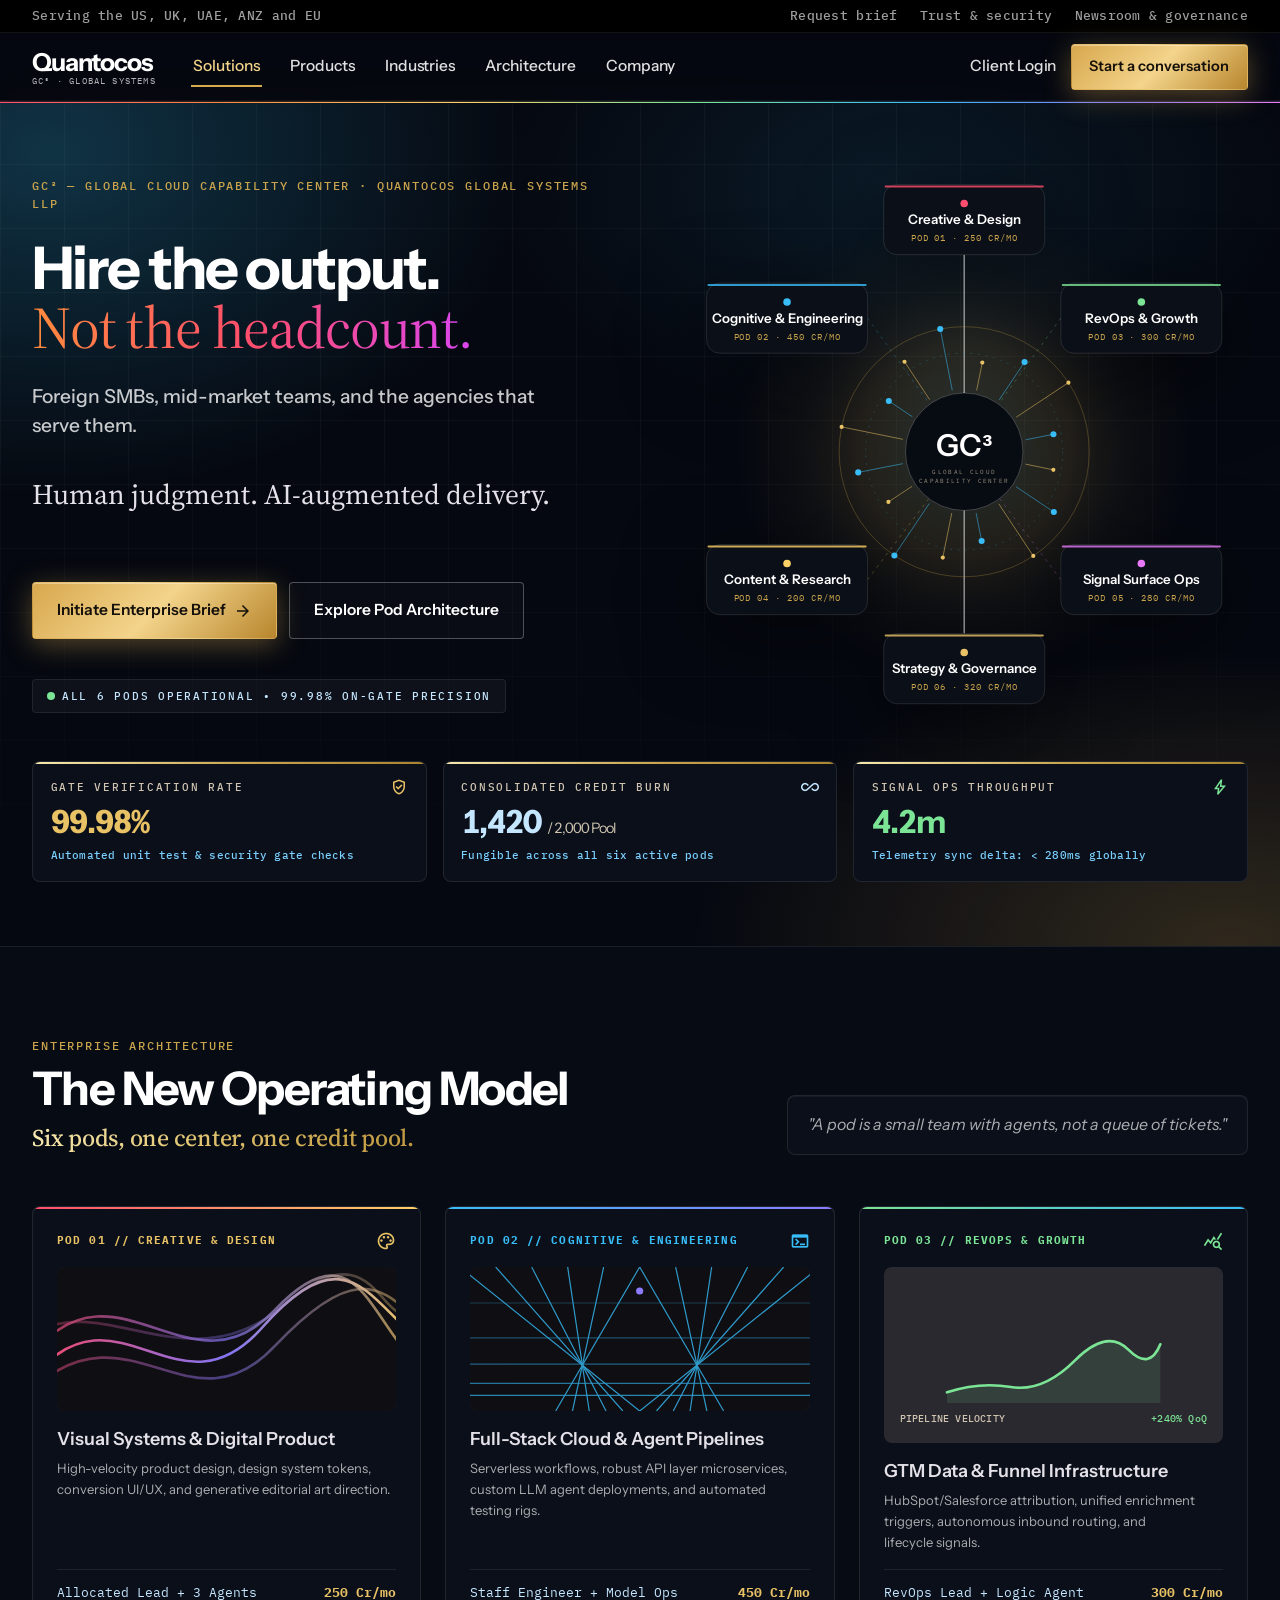
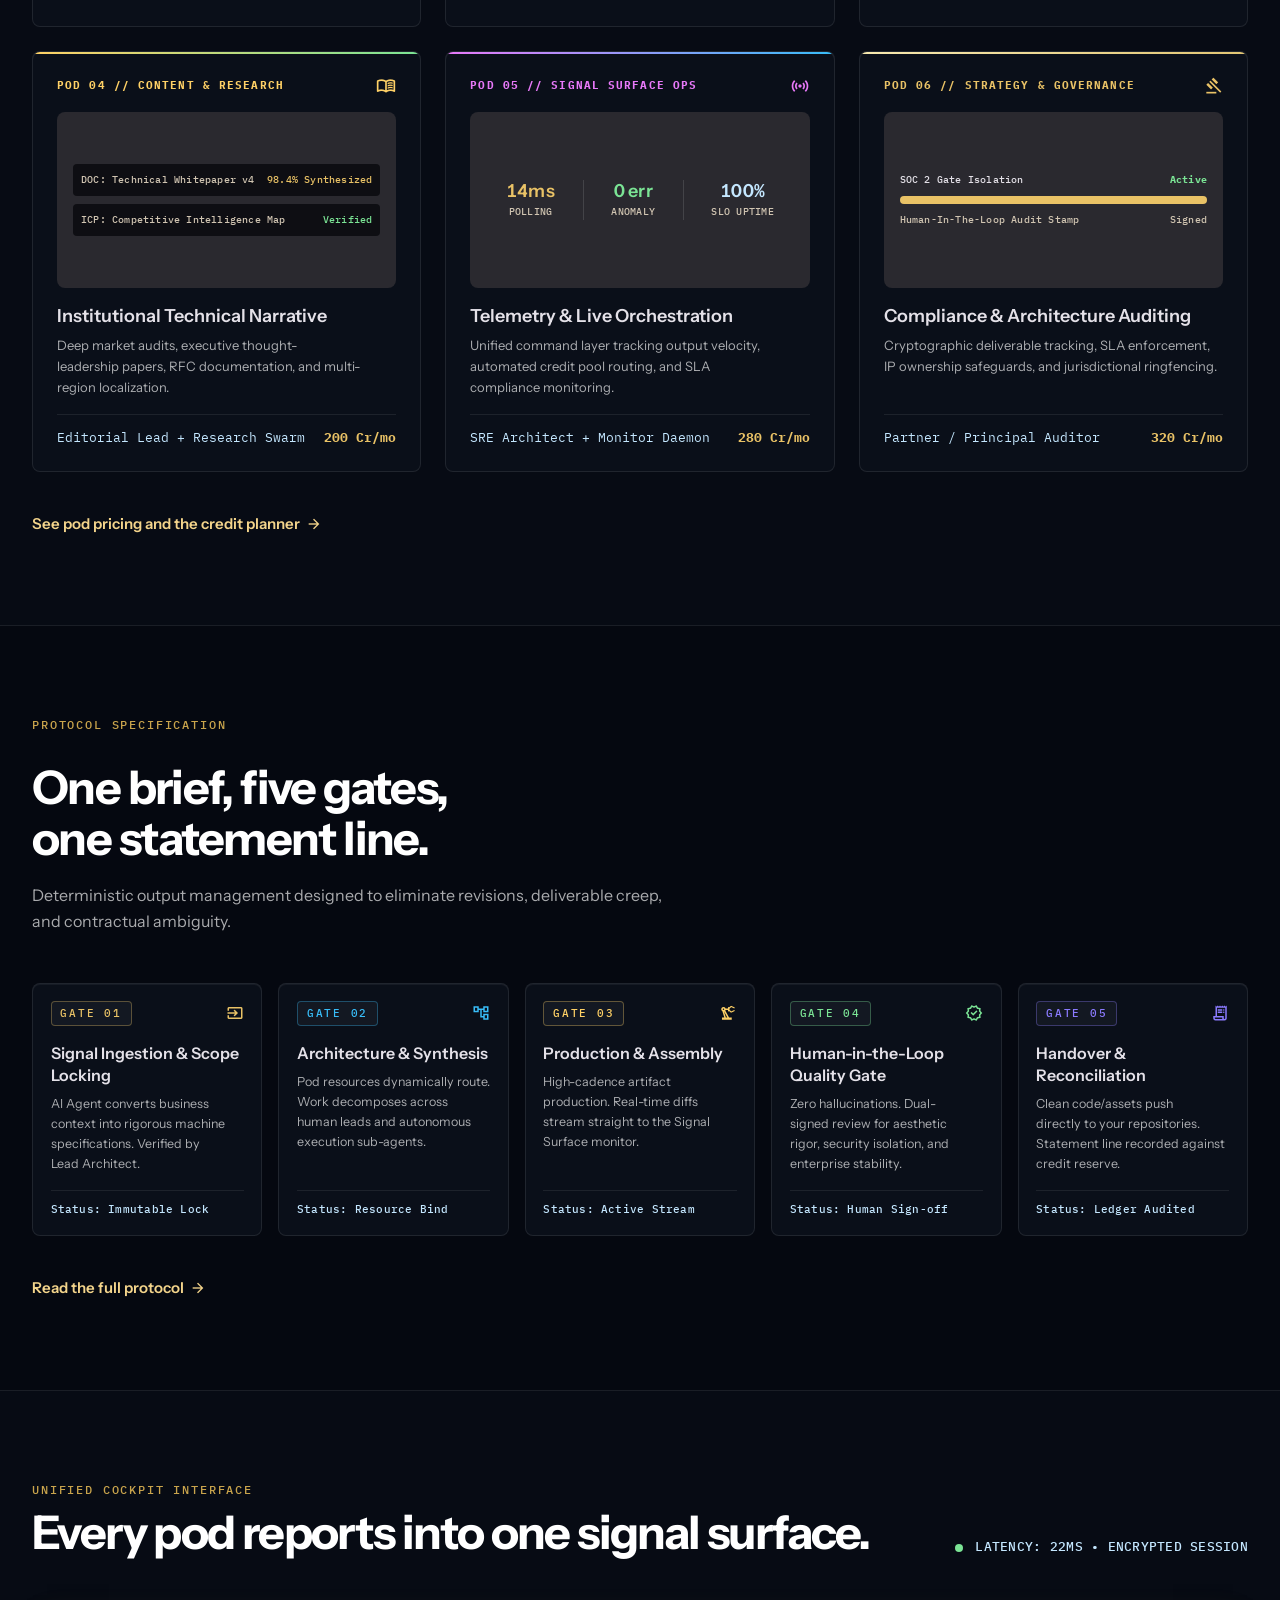
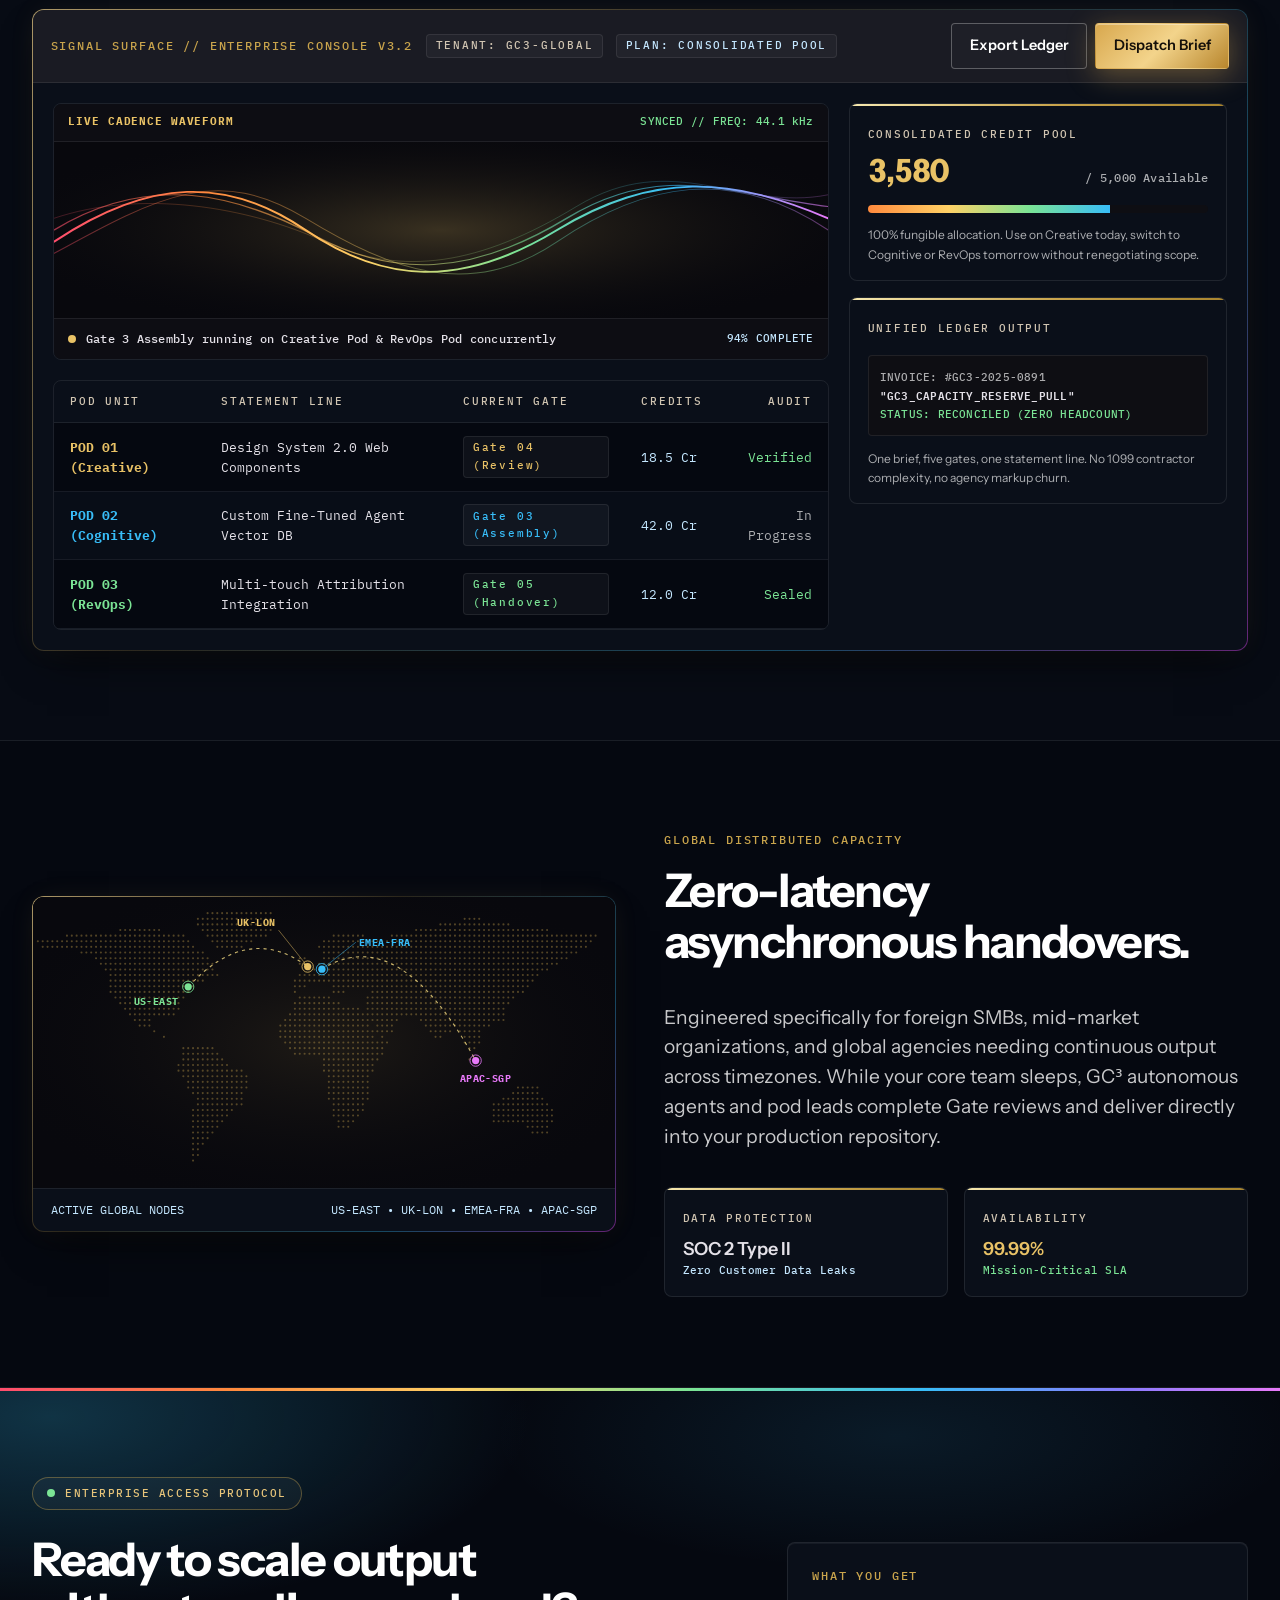
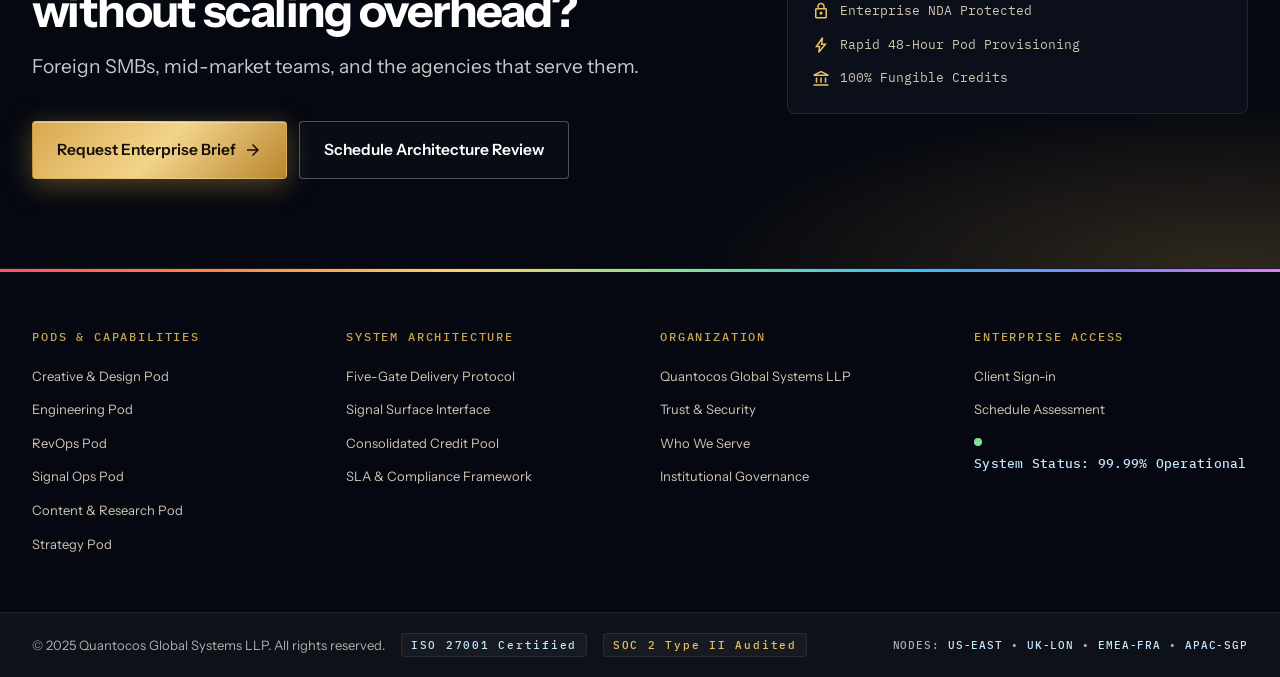
<file: index.html>
<!DOCTYPE html>
<html lang="en"><head><meta charset="utf-8"><meta name="viewport" content="width=device-width, initial-scale=1">
<title>Hire the output. Not the headcount. — GC³ | Quantocos Global Systems</title><meta name="description" content="GC³ by Quantocos Global Systems LLP: six pods, one credit pool, one statement line. Human judgment, AI-augmented delivery."><meta name="theme-color" content="#06060A">
<link rel="preconnect" href="https://fonts.googleapis.com"><link rel="preconnect" href="https://fonts.gstatic.com" crossorigin>
<link href="https://fonts.googleapis.com/css2?family=Instrument+Sans:wght@400;500;600;700&family=IBM+Plex+Mono:wght@400;500&family=Source+Serif+4:ital,wght@0,400;0,500;1,400&display=swap" rel="stylesheet">
<link href="https://fonts.googleapis.com/css2?family=Material+Symbols+Outlined:opsz,wght,FILL,GRAD@24,400,0,0&display=swap" rel="stylesheet">
<link rel="stylesheet" href="assets/site.css"><style>
@media(min-width:1024px){#desk-nav{display:flex!important}#login-link{display:inline-flex!important}#menu-btn{display:none!important}}
@media(max-width:480px){#hdr-cta{padding:.55rem .8rem}}
</style>
<script>document.documentElement.className+=' js'</script></head>
<body><header class="site-header"><div class="util-bar"><div class="wrap row between" style="flex-wrap:nowrap"><span class="mono util-l">Serving the US, UK, UAE, ANZ and EU</span><span class="row mono util-r" style="gap:1.4rem"><a href="request-brief.html">Request brief</a><a href="architecture.html#compliance">Trust &amp; security</a><a href="company.html">Newsroom &amp; governance</a></span></div></div>
<div class="wrap"><div class="bar-row">
<div class="row" style="gap:2.2rem;flex-wrap:nowrap"><a href="index.html" class="logo" aria-label="Quantocos GC3 home"><span class="logo-name">Quantocos</span><span class="logo-sub">GC³ · Global Systems</span></a>
<nav class="row" style="gap:1.6rem;display:none" id="desk-nav" aria-label="Primary"><a class="nav-link" href="index.html" aria-current="page">Solutions</a><a class="nav-link" href="products.html">Products</a><a class="nav-link" href="industries.html">Industries</a><a class="nav-link" href="architecture.html">Architecture</a><a class="nav-link" href="company.html">Company</a></nav></div>
<div class="row" style="gap:.75rem;flex-wrap:nowrap"><a class="nav-link" id="login-link" href="login.html" style="display:none">Client Login</a>
<a class="btn btn-primary btn-sm" id="hdr-cta" href="request-brief.html">Start a conversation</a>
<button class="menu-btn" id="menu-btn" aria-label="Menu" aria-expanded="false" aria-controls="mobile-menu"><span class="material-symbols-outlined">menu</span></button></div></div></div>
<div class="mobile-menu" id="mobile-menu"><a class="m-link" href="index.html" aria-current="page">Solutions</a><a class="m-link" href="products.html">Products</a><a class="m-link" href="industries.html">Industries</a><a class="m-link" href="architecture.html">Architecture</a><a class="m-link" href="company.html">Company</a><a class="m-link" href="login.html">Client Login</a></div></header><main>
<section class="hero" style="padding-block:clamp(3rem,6vw,5rem) clamp(2.5rem,5vw,4rem)"><div class="grid-bg" style="position:absolute;inset:0"></div><div class="spectrum-line" style="position:absolute;top:0;left:0;right:0"></div>
<div class="wrap"><div class="hero-grid">
<div class="hero-copy">
<span class="eyebrow reveal" style="color:#C9A44C">GC³ — Global Cloud Capability Center · Quantocos Global Systems LLP</span>
<h1 class="t-hero reveal">Hire the output.<em class="rainbow">Not the headcount.</em></h1>
<p class="lead mt-3 reveal maxw-md" style="font-weight:500">Foreign SMBs, mid-market teams, and the agencies that serve them.</p>
<p class="t-serif mt-2 reveal">Human judgment. AI-augmented delivery.</p>
<div class="row mt-4 reveal"><a class="btn btn-primary" href="request-brief.html">Initiate Enterprise Brief <span class="material-symbols-outlined" style="font-size:18px">arrow_forward</span></a><a class="btn btn-secondary" href="#pod-matrix">Explore Pod Architecture</a></div>
<span class="chip mono mt-4 reveal" style="padding:.45rem .9rem;color:#c4e7ff;font-size:11px"><span class="dot"></span>ALL 6 PODS OPERATIONAL • 99.98% ON-GATE PRECISION</span>
</div>
<div class="hero-art reveal"><svg viewBox="0 0 600 566" role="img" aria-label="GC3 hub with six pods" style="width:100%;height:auto;display:block"><defs><radialGradient id="hg" cx=".5" cy=".5" r=".5"><stop offset="0" stop-color="#38BDF8" stop-opacity=".16"/><stop offset=".6" stop-color="#e9c266" stop-opacity=".06"/><stop offset="1" stop-opacity="0"/></radialGradient></defs><circle cx="300" cy="290" r="190" fill="url(#hg)"/><path d="M300 82V482" stroke="rgba(255,255,255,.55)" stroke-width="1.5"/><path d="M198 149L300 290" stroke="#38BDF8" stroke-opacity=".28" stroke-dasharray="3 5"/><path d="M402 149L300 290" stroke="#7BE495" stroke-opacity=".28" stroke-dasharray="3 5"/><path d="M198 425L300 290" stroke="#FFD166" stroke-opacity=".28" stroke-dasharray="3 5"/><path d="M402 425L300 290" stroke="#E879F9" stroke-opacity=".28" stroke-dasharray="3 5"/><circle cx="300" cy="290" r="132" fill="none" stroke="rgba(201,164,76,.3)"/><circle cx="300" cy="290" r="104" fill="none" stroke="rgba(56,189,248,.22)" stroke-dasharray="2 6"/><path d="M364.7 303.1L394.1 309.1" stroke="#e9c266" stroke-opacity=".55"/><circle cx="394.1" cy="309.1" r="2.2" fill="#e9c266"/><path d="M354.7 326.9L394.6 353.7" stroke="#38BDF8" stroke-opacity=".55"/><circle cx="394.6" cy="353.7" r="3.2" fill="#38BDF8"/><path d="M336.5 345.0L372.9 400.0" stroke="#e9c266" stroke-opacity=".55"/><circle cx="372.9" cy="400.0" r="2.2" fill="#e9c266"/><path d="M312.6 354.8L318.4 384.2" stroke="#38BDF8" stroke-opacity=".55"/><circle cx="318.4" cy="384.2" r="3.2" fill="#38BDF8"/><path d="M286.9 354.7L277.4 401.7" stroke="#e9c266" stroke-opacity=".55"/><circle cx="277.4" cy="401.7" r="2.2" fill="#e9c266"/><path d="M263.1 344.7L226.3 399.5" stroke="#38BDF8" stroke-opacity=".55"/><circle cx="226.3" cy="399.5" r="3.2" fill="#38BDF8"/><path d="M245.0 326.5L220.0 343.0" stroke="#e9c266" stroke-opacity=".55"/><circle cx="220.0" cy="343.0" r="2.2" fill="#e9c266"/><path d="M235.2 302.6L188.1 311.8" stroke="#38BDF8" stroke-opacity=".55"/><circle cx="188.1" cy="311.8" r="3.2" fill="#38BDF8"/><path d="M235.3 276.9L170.6 263.8" stroke="#e9c266" stroke-opacity=".55"/><circle cx="170.6" cy="263.8" r="2.2" fill="#e9c266"/><path d="M245.3 253.1L220.4 236.4" stroke="#38BDF8" stroke-opacity=".55"/><circle cx="220.4" cy="236.4" r="3.2" fill="#38BDF8"/><path d="M263.5 235.0L237.0 195.0" stroke="#e9c266" stroke-opacity=".55"/><circle cx="237.0" cy="195.0" r="2.2" fill="#e9c266"/><path d="M287.4 225.2L274.7 160.4" stroke="#38BDF8" stroke-opacity=".55"/><circle cx="274.7" cy="160.4" r="3.2" fill="#38BDF8"/><path d="M313.1 225.3L319.1 195.9" stroke="#e9c266" stroke-opacity=".55"/><circle cx="319.1" cy="195.9" r="2.2" fill="#e9c266"/><path d="M336.9 235.3L363.7 195.4" stroke="#38BDF8" stroke-opacity=".55"/><circle cx="363.7" cy="195.4" r="3.2" fill="#38BDF8"/><path d="M355.0 253.5L410.0 217.1" stroke="#e9c266" stroke-opacity=".55"/><circle cx="410.0" cy="217.1" r="2.2" fill="#e9c266"/><path d="M364.8 277.4L394.2 271.6" stroke="#38BDF8" stroke-opacity=".55"/><circle cx="394.2" cy="271.6" r="3.2" fill="#38BDF8"/><circle cx="300" cy="290" r="62" fill="#070b12" stroke="rgba(255,255,255,.22)"/><text x="300" y="294" text-anchor="middle" font-family="Instrument Sans, sans-serif" font-size="32" font-weight="600" fill="#fff">GC³</text><text x="300" y="314" text-anchor="middle" font-family="IBM Plex Mono, monospace" font-size="6.5" letter-spacing="1.4" fill="#99907e">GLOBAL CLOUD</text><text x="300" y="323" text-anchor="middle" font-family="IBM Plex Mono, monospace" font-size="6.5" letter-spacing="1.4" fill="#99907e">CAPABILITY CENTER</text><g><rect x="215" y="8" width="170" height="74" rx="14" fill="#0b0f17" stroke="rgba(255,255,255,.12)"/><rect x="216" y="9" width="168" height="2" rx="1" fill="#FF4D6D" opacity=".8"/><circle cx="300" cy="28" r="4" fill="#FF4D6D"/><text x="300" y="50" text-anchor="middle" font-family="Instrument Sans, sans-serif" font-size="14" font-weight="600" fill="#fff">Creative &amp; Design</text><text x="300" y="68" text-anchor="middle" font-family="IBM Plex Mono, monospace" font-size="9" letter-spacing="1" fill="#C9A44C">POD 01 · 250 CR/MO</text></g><g><rect x="28" y="112" width="170" height="74" rx="14" fill="#0b0f17" stroke="rgba(255,255,255,.12)"/><rect x="29" y="113" width="168" height="2" rx="1" fill="#38BDF8" opacity=".8"/><circle cx="113" cy="132" r="4" fill="#38BDF8"/><text x="113" y="154" text-anchor="middle" font-family="Instrument Sans, sans-serif" font-size="14" font-weight="600" fill="#fff">Cognitive &amp; Engineering</text><text x="113" y="172" text-anchor="middle" font-family="IBM Plex Mono, monospace" font-size="9" letter-spacing="1" fill="#C9A44C">POD 02 · 450 CR/MO</text></g><g><rect x="402" y="112" width="170" height="74" rx="14" fill="#0b0f17" stroke="rgba(255,255,255,.12)"/><rect x="403" y="113" width="168" height="2" rx="1" fill="#7BE495" opacity=".8"/><circle cx="487" cy="132" r="4" fill="#7BE495"/><text x="487" y="154" text-anchor="middle" font-family="Instrument Sans, sans-serif" font-size="14" font-weight="600" fill="#fff">RevOps &amp; Growth</text><text x="487" y="172" text-anchor="middle" font-family="IBM Plex Mono, monospace" font-size="9" letter-spacing="1" fill="#C9A44C">POD 03 · 300 CR/MO</text></g><g><rect x="28" y="388" width="170" height="74" rx="14" fill="#0b0f17" stroke="rgba(255,255,255,.12)"/><rect x="29" y="389" width="168" height="2" rx="1" fill="#FFD166" opacity=".8"/><circle cx="113" cy="408" r="4" fill="#FFD166"/><text x="113" y="430" text-anchor="middle" font-family="Instrument Sans, sans-serif" font-size="14" font-weight="600" fill="#fff">Content &amp; Research</text><text x="113" y="448" text-anchor="middle" font-family="IBM Plex Mono, monospace" font-size="9" letter-spacing="1" fill="#C9A44C">POD 04 · 200 CR/MO</text></g><g><rect x="402" y="388" width="170" height="74" rx="14" fill="#0b0f17" stroke="rgba(255,255,255,.12)"/><rect x="403" y="389" width="168" height="2" rx="1" fill="#E879F9" opacity=".8"/><circle cx="487" cy="408" r="4" fill="#E879F9"/><text x="487" y="430" text-anchor="middle" font-family="Instrument Sans, sans-serif" font-size="14" font-weight="600" fill="#fff">Signal Surface Ops</text><text x="487" y="448" text-anchor="middle" font-family="IBM Plex Mono, monospace" font-size="9" letter-spacing="1" fill="#C9A44C">POD 05 · 280 CR/MO</text></g><g><rect x="215" y="482" width="170" height="74" rx="14" fill="#0b0f17" stroke="rgba(255,255,255,.12)"/><rect x="216" y="483" width="168" height="2" rx="1" fill="#e9c266" opacity=".8"/><circle cx="300" cy="502" r="4" fill="#e9c266"/><text x="300" y="524" text-anchor="middle" font-family="Instrument Sans, sans-serif" font-size="14" font-weight="600" fill="#fff">Strategy &amp; Governance</text><text x="300" y="542" text-anchor="middle" font-family="IBM Plex Mono, monospace" font-size="9" letter-spacing="1" fill="#C9A44C">POD 06 · 320 CR/MO</text></g></svg></div>
</div>
<div class="grid g-tiles reveal" style="margin-top:clamp(2rem,4vw,3rem);gap:1rem"><div class="tile"><div class="row between" style="flex-wrap:nowrap"><span class="cap">Gate Verification Rate</span><span class="material-symbols-outlined tag-gold" style="font-size:18px">verified_user</span></div><div class="num tag-gold mt-1">99.98%</div><div class="mono mt-1" style="font-size:11px;color:#7bd0ff">Automated unit test &amp; security gate checks</div></div><div class="tile"><div class="row between" style="flex-wrap:nowrap"><span class="cap">Consolidated Credit Burn</span><span class="material-symbols-outlined tag-ice" style="font-size:18px">all_inclusive</span></div><div class="num tag-ice mt-1">1,420 <span style="font-size:.9rem;font-weight:400;color:#d1c5b2">/ 2,000 Pool</span></div><div class="mono mt-1" style="font-size:11px;color:#7bd0ff">Fungible across all six active pods</div></div><div class="tile"><div class="row between" style="flex-wrap:nowrap"><span class="cap">Signal Ops Throughput</span><span class="material-symbols-outlined tag-g" style="font-size:18px">bolt</span></div><div class="num tag-g mt-1">4.2m</div><div class="mono mt-1" style="font-size:11px;color:#7bd0ff">Telemetry sync delta: &lt; 280ms globally</div></div></div>
</div></section>

<section class="section bg-band bordered-y" id="pod-matrix"><div class="wrap">
<div class="sec-head split-head reveal"><div><span class="eyebrow">Enterprise Architecture</span><h2 class="t-xl mt-1">The New Operating Model</h2><p class="t-md gold-text mt-1" style="font-weight:500">Six pods, one center, one credit pool.</p></div><div class="card maxw-sm" style="padding:1rem 1.25rem"><p class="muted" style="margin:0;font-style:italic">"A pod is a small team with agents, not a queue of tickets."</p></div></div>
<div class="grid g3"><article class="card lift reveal col" style="transition-delay:0ms"><span class="topline" style="background:linear-gradient(90deg,#FF4D6D,#FFD166)"></span>
<div class="row between mb-2" style="flex-wrap:nowrap"><span class="mono tag-gold" style="font-size:11px;font-weight:700;letter-spacing:.1em">POD 01 // CREATIVE &amp; DESIGN</span><span class="material-symbols-outlined ico tag-gold">palette</span></div>
<div class="pod-art" style="padding:0"><svg viewBox="0 0 300 120" preserveAspectRatio="xMidYMid slice" aria-hidden="true"><defs><linearGradient id="rb" x1="0" x2="1"><stop offset="0" stop-color="#FF4D6D"/><stop offset=".5" stop-color="#8B7BFF"/><stop offset="1" stop-color="#FFD166"/></linearGradient></defs><rect width="300" height="120" fill="#0e0e13"/><g fill="none" stroke="url(#rb)" stroke-width="2.2" stroke-linecap="round" opacity=".95"><path d="M-10 90C60 10 110 130 180 50S270 30 310 60"/><path d="M-10 70C60 -10 120 110 190 36S270 50 310 80" opacity=".7"/><path d="M-10 100C70 30 120 140 190 66S280 20 310 44" opacity=".5"/><path d="M-10 55C50 20 120 100 200 30S280 70 310 30" opacity=".35"/></g></svg></div><h3 class="t-sm" style="margin-bottom:.4rem">Visual Systems &amp; Digital Product</h3>
<p class="muted" style="font-size:13px;margin:0 0 1rem">High-velocity product design, design system tokens, conversion UI/UX, and generative editorial art direction.</p>
<div class="pod-foot"><span>Allocated Lead + 3 Agents</span><b>250 Cr/mo</b></div></article><article class="card lift reveal col" style="transition-delay:80ms"><span class="topline" style="background:linear-gradient(90deg,#38BDF8,#8B7BFF)"></span>
<div class="row between mb-2" style="flex-wrap:nowrap"><span class="mono tag-c" style="font-size:11px;font-weight:700;letter-spacing:.1em">POD 02 // COGNITIVE &amp; ENGINEERING</span><span class="material-symbols-outlined ico tag-c">terminal</span></div>
<div class="pod-art" style="padding:0"><svg viewBox="0 0 300 120" preserveAspectRatio="xMidYMid slice" aria-hidden="true"><rect width="300" height="120" fill="#0e0e13"/><g stroke="#38BDF8" stroke-width="1" fill="none" opacity=".8"><path d="M150 120L0 0M150 120L300 0" /><path d="M136 120L30 0M164 120L270 0" /><path d="M122 120L60 0M178 120L240 0" /><path d="M108 120L90 0M192 120L210 0" /><path d="M94 120L120 0M206 120L180 0" /><path d="M80 120L150 0M220 120L150 0" /><path d="M0 107H300" opacity="0.87"/><path d="M0 97H300" opacity="0.74"/><path d="M0 81H300" opacity="0.61"/><path d="M0 59H300" opacity="0.48"/><path d="M0 30H300" opacity="0.35"/><path d="M0 -5H300" opacity="0.22"/></g><circle cx="150" cy="20" r="3" fill="#8B7BFF"/></svg></div><h3 class="t-sm" style="margin-bottom:.4rem">Full-Stack Cloud &amp; Agent Pipelines</h3>
<p class="muted" style="font-size:13px;margin:0 0 1rem">Serverless workflows, robust API layer microservices, custom LLM agent deployments, and automated testing rigs.</p>
<div class="pod-foot"><span>Staff Engineer + Model Ops</span><b>450 Cr/mo</b></div></article><article class="card lift reveal col" style="transition-delay:160ms"><span class="topline" style="background:linear-gradient(90deg,#7BE495,#38BDF8)"></span>
<div class="row between mb-2" style="flex-wrap:nowrap"><span class="mono tag-g" style="font-size:11px;font-weight:700;letter-spacing:.1em">POD 03 // REVOPS &amp; GROWTH</span><span class="material-symbols-outlined ico tag-g">query_stats</span></div>
<div class="pod-art" style="justify-content:flex-end"><svg viewBox="0 0 200 60" style="height:4rem" fill="none" stroke="#7BE495" aria-hidden="true"><path d="M0 50Q30 40 60 45T120 20T170 10T200 5" stroke-linecap="round" stroke-width="2.5"/><path d="M0 50Q30 40 60 45T120 20T170 10T200 5L200 60L0 60Z" fill="#7BE495" fill-opacity=".12" stroke="none"/></svg><div class="row between mono" style="font-size:10px;color:#d1c5b2"><span>PIPELINE VELOCITY</span><span class="tag-g">+240% QoQ</span></div></div><h3 class="t-sm" style="margin-bottom:.4rem">GTM Data &amp; Funnel Infrastructure</h3>
<p class="muted" style="font-size:13px;margin:0 0 1rem">HubSpot/Salesforce attribution, unified enrichment triggers, autonomous inbound routing, and lifecycle signals.</p>
<div class="pod-foot"><span>RevOps Lead + Logic Agent</span><b>300 Cr/mo</b></div></article><article class="card lift reveal col" style="transition-delay:0ms"><span class="topline" style="background:linear-gradient(90deg,#FFD166,#7BE495)"></span>
<div class="row between mb-2" style="flex-wrap:nowrap"><span class="mono tag-y" style="font-size:11px;font-weight:700;letter-spacing:.1em">POD 04 // CONTENT &amp; RESEARCH</span><span class="material-symbols-outlined ico tag-y">menu_book</span></div>
<div class="pod-art mono" style="font-size:11px"><div class="row between" style="flex-wrap:nowrap;padding:.5rem;border-radius:4px;background:#0e0e13;color:#d1c5b2"><span>DOC: Technical Whitepaper v4</span><span class="tag-gold">98.4% Synthesized</span></div><div class="row between" style="flex-wrap:nowrap;padding:.5rem;border-radius:4px;background:#0e0e13;color:#d1c5b2"><span>ICP: Competitive Intelligence Map</span><span class="tag-g">Verified</span></div></div><h3 class="t-sm" style="margin-bottom:.4rem">Institutional Technical Narrative</h3>
<p class="muted" style="font-size:13px;margin:0 0 1rem">Deep market audits, executive thought-leadership papers, RFC documentation, and multi-region localization.</p>
<div class="pod-foot"><span>Editorial Lead + Research Swarm</span><b>200 Cr/mo</b></div></article><article class="card lift reveal col" style="transition-delay:80ms"><span class="topline" style="background:linear-gradient(90deg,#E879F9,#38BDF8)"></span>
<div class="row between mb-2" style="flex-wrap:nowrap"><span class="mono tag-m" style="font-size:11px;font-weight:700;letter-spacing:.1em">POD 05 // SIGNAL SURFACE OPS</span><span class="material-symbols-outlined ico tag-m">sensors</span></div>
<div class="pod-art" style="flex-direction:row;justify-content:space-around;align-items:center"><div class="center mono"><div class="t-sm tag-gold">14ms</div><div style="font-size:10px;color:#d1c5b2">POLLING</div></div><span style="width:1px;height:40px;background:rgba(255,255,255,.12)"></span><div class="center mono"><div class="t-sm tag-g">0 err</div><div style="font-size:10px;color:#d1c5b2">ANOMALY</div></div><span style="width:1px;height:40px;background:rgba(255,255,255,.12)"></span><div class="center mono"><div class="t-sm tag-ice">100%</div><div style="font-size:10px;color:#d1c5b2">SLO UPTIME</div></div></div><h3 class="t-sm" style="margin-bottom:.4rem">Telemetry &amp; Live Orchestration</h3>
<p class="muted" style="font-size:13px;margin:0 0 1rem">Unified command layer tracking output velocity, automated credit pool routing, and SLA compliance monitoring.</p>
<div class="pod-foot"><span>SRE Architect + Monitor Daemon</span><b>280 Cr/mo</b></div></article><article class="card lift reveal col" style="transition-delay:160ms"><span class="topline" style="background:linear-gradient(90deg,#F7E9B0,#E2C674)"></span>
<div class="row between mb-2" style="flex-wrap:nowrap"><span class="mono tag-gold" style="font-size:11px;font-weight:700;letter-spacing:.1em">POD 06 // STRATEGY &amp; GOVERNANCE</span><span class="material-symbols-outlined ico tag-gold">gavel</span></div>
<div class="pod-art mono" style="font-size:11px"><div class="row between" style="flex-wrap:nowrap"><span>SOC 2 Gate Isolation</span><span class="tag-g" style="font-weight:700">Active</span></div><div class="bar"><i style="width:100%;background:#e9c266"></i></div><div class="row between" style="flex-wrap:nowrap;font-size:10px;color:#d1c5b2"><span>Human-In-The-Loop Audit Stamp</span><span>Signed</span></div></div><h3 class="t-sm" style="margin-bottom:.4rem">Compliance &amp; Architecture Auditing</h3>
<p class="muted" style="font-size:13px;margin:0 0 1rem">Cryptographic deliverable tracking, SLA enforcement, IP ownership safeguards, and jurisdictional ringfencing.</p>
<div class="pod-foot"><span>Partner / Principal Auditor</span><b>320 Cr/mo</b></div></article></div>
<div class="row mt-4 reveal"><a class="link-arrow" href="products.html#pods">See pod pricing and the credit planner <span class="material-symbols-outlined" style="font-size:16px">arrow_forward</span></a></div>
</div></section>

<section class="section bg-void"><div class="wrap">
<div class="sec-head maxw-lg reveal"><span class="eyebrow">Protocol Specification</span><h2 class="t-xl mt-1">One brief, five gates, one statement line.</h2></div>
<p class="muted maxw-md reveal" style="margin-top:-2rem;margin-bottom:3rem">Deterministic output management designed to eliminate revisions, deliverable creep, and contractual ambiguity.</p>
<div class="grid g5" style="gap:1rem"><div class="card lift reveal col" style="padding:1.1rem;transition-delay:0ms"><div class="row between mb-2" style="flex-wrap:nowrap"><span class="chip" style="color:#e9c266;border-color:#e9c26655">GATE 01</span><span class="material-symbols-outlined" style="font-size:18px;color:#e9c266">input</span></div><h3 class="t-sm" style="font-size:1rem;margin-bottom:.5rem">Signal Ingestion &amp; Scope Locking</h3><p class="muted" style="font-size:12.5px;margin:0 0 1rem">AI Agent converts business context into rigorous machine specifications. Verified by Lead Architect.</p><div class="mono" style="margin-top:auto;padding-top:.6rem;border-top:1px solid var(--line);font-size:10.5px;color:#c4e7ff">Status: Immutable Lock</div></div><div class="card lift reveal col" style="padding:1.1rem;transition-delay:70ms"><div class="row between mb-2" style="flex-wrap:nowrap"><span class="chip" style="color:#38BDF8;border-color:#38BDF855">GATE 02</span><span class="material-symbols-outlined" style="font-size:18px;color:#38BDF8">account_tree</span></div><h3 class="t-sm" style="font-size:1rem;margin-bottom:.5rem">Architecture &amp; Synthesis</h3><p class="muted" style="font-size:12.5px;margin:0 0 1rem">Pod resources dynamically route. Work decomposes across human leads and autonomous execution sub-agents.</p><div class="mono" style="margin-top:auto;padding-top:.6rem;border-top:1px solid var(--line);font-size:10.5px;color:#c4e7ff">Status: Resource Bind</div></div><div class="card lift reveal col" style="padding:1.1rem;transition-delay:140ms"><div class="row between mb-2" style="flex-wrap:nowrap"><span class="chip" style="color:#FFD166;border-color:#FFD16655">GATE 03</span><span class="material-symbols-outlined" style="font-size:18px;color:#FFD166">precision_manufacturing</span></div><h3 class="t-sm" style="font-size:1rem;margin-bottom:.5rem">Production &amp; Assembly</h3><p class="muted" style="font-size:12.5px;margin:0 0 1rem">High-cadence artifact production. Real-time diffs stream straight to the Signal Surface monitor.</p><div class="mono" style="margin-top:auto;padding-top:.6rem;border-top:1px solid var(--line);font-size:10.5px;color:#c4e7ff">Status: Active Stream</div></div><div class="card lift reveal col" style="padding:1.1rem;transition-delay:210ms"><div class="row between mb-2" style="flex-wrap:nowrap"><span class="chip" style="color:#7BE495;border-color:#7BE49555">GATE 04</span><span class="material-symbols-outlined" style="font-size:18px;color:#7BE495">verified</span></div><h3 class="t-sm" style="font-size:1rem;margin-bottom:.5rem">Human-in-the-Loop Quality Gate</h3><p class="muted" style="font-size:12.5px;margin:0 0 1rem">Zero hallucinations. Dual-signed review for aesthetic rigor, security isolation, and enterprise stability.</p><div class="mono" style="margin-top:auto;padding-top:.6rem;border-top:1px solid var(--line);font-size:10.5px;color:#c4e7ff">Status: Human Sign-off</div></div><div class="card lift reveal col" style="padding:1.1rem;transition-delay:280ms"><div class="row between mb-2" style="flex-wrap:nowrap"><span class="chip" style="color:#8B7BFF;border-color:#8B7BFF55">GATE 05</span><span class="material-symbols-outlined" style="font-size:18px;color:#8B7BFF">receipt_long</span></div><h3 class="t-sm" style="font-size:1rem;margin-bottom:.5rem">Handover &amp; Reconciliation</h3><p class="muted" style="font-size:12.5px;margin:0 0 1rem">Clean code/assets push directly to your repositories. Statement line recorded against credit reserve.</p><div class="mono" style="margin-top:auto;padding-top:.6rem;border-top:1px solid var(--line);font-size:10.5px;color:#c4e7ff">Status: Ledger Audited</div></div></div>
<div class="row mt-4 reveal"><a class="link-arrow" href="architecture.html#gates">Read the full protocol <span class="material-symbols-outlined" style="font-size:16px">arrow_forward</span></a></div>
</div></section>

<section class="section bg-band bordered-y"><div class="wrap">
<div class="sec-head split-head reveal"><div><span class="eyebrow">Unified Cockpit Interface</span><h2 class="t-xl mt-1">Every pod reports into one signal surface.</h2></div><div class="row mono" style="color:#c4e7ff"><span class="dot pulse"></span>LATENCY: 22MS • ENCRYPTED SESSION</div></div>
<div class="cockpit reveal">
<div class="row between" style="padding:.8rem 1.1rem;border-bottom:1px solid var(--line);background:rgba(42,41,47,.5)"><div class="row" style="gap:.8rem"><span class="eyebrow">Signal Surface // Enterprise Console v3.2</span><span class="chip" style="color:#d1c5b2">TENANT: GC3-GLOBAL</span><span class="chip" style="color:#c4e7ff">PLAN: CONSOLIDATED POOL</span></div><div class="row" style="gap:.5rem"><a class="btn btn-secondary btn-sm" href="products.html#signal-surface">Export Ledger</a><a class="btn btn-primary btn-sm" href="request-brief.html">Dispatch Brief</a></div></div>
<div class="grid split" style="padding:1.25rem;gap:1.25rem">
<div class="s8 col" style="gap:1.25rem;min-width:0"><div style="border:1px solid var(--line);border-radius:.5rem;overflow:hidden"><div class="row between" style="padding:.6rem .9rem;background:rgba(14,14,19,.9);border-bottom:1px solid var(--line)"><span class="tag-gold mono" style="font-size:11px;font-weight:700;letter-spacing:.08em">LIVE CADENCE WAVEFORM</span><span class="tag-g mono" style="font-size:11px">SYNCED // FREQ: 44.1 kHz</span></div><div class="cockpit-stage" style="height:11rem"><svg viewBox="0 0 800 300" preserveAspectRatio="none" aria-hidden="true"><defs><linearGradient id="sp" x1="0" x2="1"><stop offset="0" stop-color="#FF4D6D"/><stop offset=".2" stop-color="#FF8A3D"/><stop offset=".4" stop-color="#FFD166"/><stop offset=".6" stop-color="#7BE495"/><stop offset=".8" stop-color="#38BDF8"/><stop offset="1" stop-color="#E879F9"/></linearGradient><radialGradient id="gl" cx=".5" cy=".5" r=".6"><stop offset="0" stop-color="#e9c266" stop-opacity=".22"/><stop offset="1" stop-color="#06060A" stop-opacity="0"/></radialGradient></defs><rect width="800" height="300" fill="#08080d"/><rect width="800" height="300" fill="url(#gl)"/><g fill="none" stroke="url(#sp)" stroke-linecap="round"><path d="M0 170C100 60 180 60 260 150S420 250 520 150 700 60 800 130" stroke-width="3"/><path d="M0 150C100 50 190 90 270 160S430 230 530 130 700 90 800 110" stroke-width="2" opacity=".6"/><path d="M0 190C110 90 170 40 260 130S430 270 520 170 700 40 800 150" stroke-width="1.5" opacity=".4"/><path d="M0 130C90 80 200 110 280 170S440 210 540 110 710 120 800 90" stroke-width="1" opacity=".3"/></g></svg></div><div class="row between" style="padding:.65rem .9rem;background:rgba(14,14,19,.9);border-top:1px solid var(--line)"><span class="row mono" style="gap:.6rem;flex-wrap:nowrap;font-size:12px"><span class="dot pulse" style="background:#e9c266"></span>Gate 3 Assembly running on Creative Pod &amp; RevOps Pod concurrently</span><span class="tag-ice mono" style="font-size:11px;white-space:nowrap">94% COMPLETE</span></div></div>
<div class="scroll-x" style="border:1px solid var(--line);border-radius:.5rem"><table class="tbl"><thead><tr><th>Pod unit</th><th>Statement line</th><th>Current gate</th><th>Credits</th><th style="text-align:right">Audit</th></tr></thead><tbody>
<tr><td class="tag-gold" style="font-weight:700">POD 01 (Creative)</td><td>Design System 2.0 Web Components</td><td><span class="chip tag-gold">Gate 04 (Review)</span></td><td class="tag-ice">18.5 Cr</td><td class="tag-g" style="text-align:right">Verified</td></tr>
<tr><td class="tag-c" style="font-weight:700">POD 02 (Cognitive)</td><td>Custom Fine-Tuned Agent Vector DB</td><td><span class="chip tag-c">Gate 03 (Assembly)</span></td><td class="tag-ice">42.0 Cr</td><td class="muted" style="text-align:right">In Progress</td></tr>
<tr><td class="tag-g" style="font-weight:700">POD 03 (RevOps)</td><td>Multi-touch Attribution Integration</td><td><span class="chip tag-g">Gate 05 (Handover)</span></td><td class="tag-ice">12.0 Cr</td><td class="tag-g" style="text-align:right">Sealed</td></tr></tbody></table></div></div>
<div class="s4 col" style="gap:1rem"><div class="tile"><span class="cap">Consolidated Credit Pool</span><div class="row between mt-1" style="align-items:baseline"><span class="num tag-gold">3,580</span><span class="mono muted" style="font-size:12px">/ 5,000 Available</span></div><div class="bar mt-2"><i style="width:71%"></i></div><p class="muted" style="font-size:12px;margin:.8rem 0 0">100% fungible allocation. Use on Creative today, switch to Cognitive or RevOps tomorrow without renegotiating scope.</p></div>
<div class="tile"><span class="cap tag-gold">Unified Ledger Output</span><div class="mono mt-2" style="padding:.7rem;border-radius:4px;background:#0e0e13;border:1px solid var(--line);font-size:11px;line-height:1.7"><div class="muted">INVOICE: #GC3-2025-0891</div><div style="font-weight:600">"GC3_CAPACITY_RESERVE_PULL"</div><div class="tag-g">STATUS: RECONCILED (ZERO HEADCOUNT)</div></div><p class="muted" style="font-size:12px;margin:.8rem 0 0">One brief, five gates, one statement line. No 1099 contractor complexity, no agency markup churn.</p></div></div>
</div></div></div></section>

<section class="section bg-void"><div class="wrap"><div class="grid split" style="align-items:center;gap:3rem">
<div class="s6 reveal"><div class="cockpit"><div class="cockpit-stage" style="aspect-ratio:2/1"><svg viewBox="0 0 720 360" role="img" aria-label="Active global nodes: US-EAST, UK-LON, EMEA-FRA, APAC-SGP" preserveAspectRatio="xMidYMid meet" style="width:100%;height:100%"><defs><radialGradient id="mg" cx=".5" cy=".5" r=".6"><stop offset="0" stop-color="#e9c266" stop-opacity=".10"/><stop offset="1" stop-color="#06060A" stop-opacity="0"/></radialGradient></defs><rect width="720" height="360" fill="#08080d"/><rect width="720" height="360" fill="url(#mg)"/><path d="M216.0 20.0h0M222.0 20.0h0M228.0 20.0h0M234.0 20.0h0M240.0 20.0h0M246.0 20.0h0M252.0 20.0h0M258.0 20.0h0M264.0 20.0h0M270.0 20.0h0M276.0 20.0h0M282.0 20.0h0M288.0 20.0h0M294.0 20.0h0M204.0 27.0h0M210.0 27.0h0M216.0 27.0h0M222.0 27.0h0M228.0 27.0h0M234.0 27.0h0M240.0 27.0h0M246.0 27.0h0M252.0 27.0h0M258.0 27.0h0M264.0 27.0h0M270.0 27.0h0M276.0 27.0h0M282.0 27.0h0M288.0 27.0h0M294.0 27.0h0M534.0 27.0h0M540.0 27.0h0M546.0 27.0h0M552.0 27.0h0M204.0 33.9h0M210.0 33.9h0M216.0 33.9h0M222.0 33.9h0M228.0 33.9h0M234.0 33.9h0M240.0 33.9h0M246.0 33.9h0M252.0 33.9h0M258.0 33.9h0M264.0 33.9h0M270.0 33.9h0M276.0 33.9h0M282.0 33.9h0M288.0 33.9h0M294.0 33.9h0M504.0 33.9h0M510.0 33.9h0M516.0 33.9h0M522.0 33.9h0M528.0 33.9h0M534.0 33.9h0M540.0 33.9h0M546.0 33.9h0M552.0 33.9h0M558.0 33.9h0M564.0 33.9h0M570.0 33.9h0M576.0 33.9h0M582.0 33.9h0M588.0 33.9h0M108.0 40.9h0M114.0 40.9h0M120.0 40.9h0M126.0 40.9h0M132.0 40.9h0M138.0 40.9h0M144.0 40.9h0M150.0 40.9h0M156.0 40.9h0M210.0 40.9h0M216.0 40.9h0M222.0 40.9h0M228.0 40.9h0M234.0 40.9h0M240.0 40.9h0M246.0 40.9h0M252.0 40.9h0M258.0 40.9h0M264.0 40.9h0M270.0 40.9h0M276.0 40.9h0M282.0 40.9h0M288.0 40.9h0M294.0 40.9h0M474.0 40.9h0M480.0 40.9h0M486.0 40.9h0M492.0 40.9h0M498.0 40.9h0M504.0 40.9h0M510.0 40.9h0M516.0 40.9h0M522.0 40.9h0M528.0 40.9h0M534.0 40.9h0M540.0 40.9h0M546.0 40.9h0M552.0 40.9h0M558.0 40.9h0M564.0 40.9h0M570.0 40.9h0M576.0 40.9h0M582.0 40.9h0M588.0 40.9h0M594.0 40.9h0M600.0 40.9h0M606.0 40.9h0M612.0 40.9h0M618.0 40.9h0M624.0 40.9h0M630.0 40.9h0M636.0 40.9h0M42.0 47.8h0M48.0 47.8h0M54.0 47.8h0M60.0 47.8h0M66.0 47.8h0M72.0 47.8h0M78.0 47.8h0M84.0 47.8h0M90.0 47.8h0M96.0 47.8h0M102.0 47.8h0M108.0 47.8h0M114.0 47.8h0M120.0 47.8h0M126.0 47.8h0M132.0 47.8h0M138.0 47.8h0M144.0 47.8h0M150.0 47.8h0M156.0 47.8h0M162.0 47.8h0M168.0 47.8h0M174.0 47.8h0M180.0 47.8h0M186.0 47.8h0M216.0 47.8h0M222.0 47.8h0M228.0 47.8h0M234.0 47.8h0M240.0 47.8h0M246.0 47.8h0M252.0 47.8h0M258.0 47.8h0M264.0 47.8h0M270.0 47.8h0M276.0 47.8h0M282.0 47.8h0M288.0 47.8h0M372.0 47.8h0M378.0 47.8h0M384.0 47.8h0M390.0 47.8h0M396.0 47.8h0M402.0 47.8h0M408.0 47.8h0M444.0 47.8h0M450.0 47.8h0M456.0 47.8h0M462.0 47.8h0M468.0 47.8h0M474.0 47.8h0M480.0 47.8h0M486.0 47.8h0M492.0 47.8h0M498.0 47.8h0M504.0 47.8h0M510.0 47.8h0M516.0 47.8h0M522.0 47.8h0M528.0 47.8h0M534.0 47.8h0M540.0 47.8h0M546.0 47.8h0M552.0 47.8h0M558.0 47.8h0M564.0 47.8h0M570.0 47.8h0M576.0 47.8h0M582.0 47.8h0M588.0 47.8h0M594.0 47.8h0M600.0 47.8h0M606.0 47.8h0M612.0 47.8h0M618.0 47.8h0M624.0 47.8h0M630.0 47.8h0M636.0 47.8h0M642.0 47.8h0M648.0 47.8h0M654.0 47.8h0M660.0 47.8h0M666.0 47.8h0M672.0 47.8h0M678.0 47.8h0M684.0 47.8h0M690.0 47.8h0M696.0 47.8h0M6.0 54.8h0M12.0 54.8h0M18.0 54.8h0M24.0 54.8h0M30.0 54.8h0M36.0 54.8h0M42.0 54.8h0M48.0 54.8h0M54.0 54.8h0M60.0 54.8h0M66.0 54.8h0M72.0 54.8h0M78.0 54.8h0M84.0 54.8h0M90.0 54.8h0M96.0 54.8h0M102.0 54.8h0M108.0 54.8h0M114.0 54.8h0M120.0 54.8h0M126.0 54.8h0M132.0 54.8h0M138.0 54.8h0M144.0 54.8h0M150.0 54.8h0M156.0 54.8h0M162.0 54.8h0M168.0 54.8h0M174.0 54.8h0M180.0 54.8h0M186.0 54.8h0M192.0 54.8h0M222.0 54.8h0M228.0 54.8h0M234.0 54.8h0M240.0 54.8h0M246.0 54.8h0M252.0 54.8h0M258.0 54.8h0M264.0 54.8h0M270.0 54.8h0M360.0 54.8h0M366.0 54.8h0M372.0 54.8h0M378.0 54.8h0M384.0 54.8h0M390.0 54.8h0M396.0 54.8h0M402.0 54.8h0M408.0 54.8h0M414.0 54.8h0M420.0 54.8h0M426.0 54.8h0M432.0 54.8h0M438.0 54.8h0M444.0 54.8h0M450.0 54.8h0M456.0 54.8h0M462.0 54.8h0M468.0 54.8h0M474.0 54.8h0M480.0 54.8h0M486.0 54.8h0M492.0 54.8h0M498.0 54.8h0M504.0 54.8h0M510.0 54.8h0M516.0 54.8h0M522.0 54.8h0M528.0 54.8h0M534.0 54.8h0M540.0 54.8h0M546.0 54.8h0M552.0 54.8h0M558.0 54.8h0M564.0 54.8h0M570.0 54.8h0M576.0 54.8h0M582.0 54.8h0M588.0 54.8h0M594.0 54.8h0M600.0 54.8h0M606.0 54.8h0M612.0 54.8h0M618.0 54.8h0M624.0 54.8h0M630.0 54.8h0M636.0 54.8h0M642.0 54.8h0M648.0 54.8h0M654.0 54.8h0M660.0 54.8h0M666.0 54.8h0M672.0 54.8h0M678.0 54.8h0M684.0 54.8h0M690.0 54.8h0M12.0 61.7h0M18.0 61.7h0M24.0 61.7h0M30.0 61.7h0M36.0 61.7h0M42.0 61.7h0M48.0 61.7h0M54.0 61.7h0M60.0 61.7h0M66.0 61.7h0M72.0 61.7h0M78.0 61.7h0M84.0 61.7h0M90.0 61.7h0M96.0 61.7h0M102.0 61.7h0M108.0 61.7h0M114.0 61.7h0M120.0 61.7h0M126.0 61.7h0M132.0 61.7h0M138.0 61.7h0M144.0 61.7h0M150.0 61.7h0M156.0 61.7h0M162.0 61.7h0M168.0 61.7h0M174.0 61.7h0M180.0 61.7h0M186.0 61.7h0M192.0 61.7h0M198.0 61.7h0M228.0 61.7h0M234.0 61.7h0M240.0 61.7h0M246.0 61.7h0M252.0 61.7h0M258.0 61.7h0M354.0 61.7h0M360.0 61.7h0M366.0 61.7h0M372.0 61.7h0M378.0 61.7h0M384.0 61.7h0M390.0 61.7h0M396.0 61.7h0M402.0 61.7h0M408.0 61.7h0M414.0 61.7h0M420.0 61.7h0M426.0 61.7h0M432.0 61.7h0M438.0 61.7h0M444.0 61.7h0M450.0 61.7h0M456.0 61.7h0M462.0 61.7h0M468.0 61.7h0M474.0 61.7h0M480.0 61.7h0M486.0 61.7h0M492.0 61.7h0M498.0 61.7h0M504.0 61.7h0M510.0 61.7h0M516.0 61.7h0M522.0 61.7h0M528.0 61.7h0M534.0 61.7h0M540.0 61.7h0M546.0 61.7h0M552.0 61.7h0M558.0 61.7h0M564.0 61.7h0M570.0 61.7h0M576.0 61.7h0M582.0 61.7h0M588.0 61.7h0M594.0 61.7h0M600.0 61.7h0M606.0 61.7h0M612.0 61.7h0M618.0 61.7h0M624.0 61.7h0M630.0 61.7h0M636.0 61.7h0M642.0 61.7h0M648.0 61.7h0M654.0 61.7h0M660.0 61.7h0M666.0 61.7h0M672.0 61.7h0M678.0 61.7h0M684.0 61.7h0M60.0 68.7h0M66.0 68.7h0M72.0 68.7h0M78.0 68.7h0M84.0 68.7h0M90.0 68.7h0M96.0 68.7h0M102.0 68.7h0M108.0 68.7h0M114.0 68.7h0M120.0 68.7h0M126.0 68.7h0M132.0 68.7h0M138.0 68.7h0M144.0 68.7h0M150.0 68.7h0M156.0 68.7h0M162.0 68.7h0M168.0 68.7h0M174.0 68.7h0M180.0 68.7h0M186.0 68.7h0M192.0 68.7h0M198.0 68.7h0M204.0 68.7h0M210.0 68.7h0M360.0 68.7h0M366.0 68.7h0M372.0 68.7h0M378.0 68.7h0M384.0 68.7h0M390.0 68.7h0M396.0 68.7h0M402.0 68.7h0M408.0 68.7h0M414.0 68.7h0M420.0 68.7h0M426.0 68.7h0M432.0 68.7h0M438.0 68.7h0M444.0 68.7h0M450.0 68.7h0M456.0 68.7h0M462.0 68.7h0M468.0 68.7h0M474.0 68.7h0M480.0 68.7h0M486.0 68.7h0M492.0 68.7h0M498.0 68.7h0M504.0 68.7h0M510.0 68.7h0M516.0 68.7h0M522.0 68.7h0M528.0 68.7h0M534.0 68.7h0M540.0 68.7h0M546.0 68.7h0M552.0 68.7h0M558.0 68.7h0M564.0 68.7h0M570.0 68.7h0M576.0 68.7h0M582.0 68.7h0M588.0 68.7h0M594.0 68.7h0M600.0 68.7h0M606.0 68.7h0M612.0 68.7h0M618.0 68.7h0M624.0 68.7h0M630.0 68.7h0M636.0 68.7h0M642.0 68.7h0M648.0 68.7h0M654.0 68.7h0M660.0 68.7h0M666.0 68.7h0M672.0 68.7h0M78.0 75.7h0M84.0 75.7h0M90.0 75.7h0M96.0 75.7h0M102.0 75.7h0M108.0 75.7h0M114.0 75.7h0M120.0 75.7h0M126.0 75.7h0M132.0 75.7h0M138.0 75.7h0M144.0 75.7h0M150.0 75.7h0M156.0 75.7h0M162.0 75.7h0M168.0 75.7h0M174.0 75.7h0M180.0 75.7h0M186.0 75.7h0M192.0 75.7h0M198.0 75.7h0M204.0 75.7h0M210.0 75.7h0M216.0 75.7h0M330.0 75.7h0M336.0 75.7h0M360.0 75.7h0M366.0 75.7h0M372.0 75.7h0M378.0 75.7h0M384.0 75.7h0M390.0 75.7h0M396.0 75.7h0M402.0 75.7h0M408.0 75.7h0M414.0 75.7h0M420.0 75.7h0M426.0 75.7h0M432.0 75.7h0M438.0 75.7h0M444.0 75.7h0M450.0 75.7h0M456.0 75.7h0M462.0 75.7h0M468.0 75.7h0M474.0 75.7h0M480.0 75.7h0M486.0 75.7h0M492.0 75.7h0M498.0 75.7h0M504.0 75.7h0M510.0 75.7h0M516.0 75.7h0M522.0 75.7h0M528.0 75.7h0M534.0 75.7h0M540.0 75.7h0M546.0 75.7h0M552.0 75.7h0M558.0 75.7h0M564.0 75.7h0M570.0 75.7h0M576.0 75.7h0M582.0 75.7h0M588.0 75.7h0M594.0 75.7h0M600.0 75.7h0M606.0 75.7h0M612.0 75.7h0M618.0 75.7h0M624.0 75.7h0M630.0 75.7h0M636.0 75.7h0M642.0 75.7h0M648.0 75.7h0M654.0 75.7h0M660.0 75.7h0M84.0 82.6h0M90.0 82.6h0M96.0 82.6h0M102.0 82.6h0M108.0 82.6h0M114.0 82.6h0M120.0 82.6h0M126.0 82.6h0M132.0 82.6h0M138.0 82.6h0M144.0 82.6h0M150.0 82.6h0M156.0 82.6h0M162.0 82.6h0M168.0 82.6h0M174.0 82.6h0M180.0 82.6h0M186.0 82.6h0M192.0 82.6h0M198.0 82.6h0M204.0 82.6h0M210.0 82.6h0M216.0 82.6h0M222.0 82.6h0M330.0 82.6h0M336.0 82.6h0M354.0 82.6h0M360.0 82.6h0M366.0 82.6h0M372.0 82.6h0M378.0 82.6h0M384.0 82.6h0M390.0 82.6h0M396.0 82.6h0M402.0 82.6h0M408.0 82.6h0M414.0 82.6h0M420.0 82.6h0M426.0 82.6h0M432.0 82.6h0M438.0 82.6h0M444.0 82.6h0M450.0 82.6h0M456.0 82.6h0M462.0 82.6h0M468.0 82.6h0M474.0 82.6h0M480.0 82.6h0M486.0 82.6h0M492.0 82.6h0M498.0 82.6h0M504.0 82.6h0M510.0 82.6h0M516.0 82.6h0M522.0 82.6h0M528.0 82.6h0M534.0 82.6h0M540.0 82.6h0M546.0 82.6h0M552.0 82.6h0M558.0 82.6h0M564.0 82.6h0M570.0 82.6h0M576.0 82.6h0M582.0 82.6h0M588.0 82.6h0M594.0 82.6h0M600.0 82.6h0M606.0 82.6h0M612.0 82.6h0M618.0 82.6h0M624.0 82.6h0M630.0 82.6h0M636.0 82.6h0M642.0 82.6h0M648.0 82.6h0M90.0 89.6h0M96.0 89.6h0M102.0 89.6h0M108.0 89.6h0M114.0 89.6h0M120.0 89.6h0M126.0 89.6h0M132.0 89.6h0M138.0 89.6h0M144.0 89.6h0M150.0 89.6h0M156.0 89.6h0M162.0 89.6h0M168.0 89.6h0M174.0 89.6h0M180.0 89.6h0M186.0 89.6h0M192.0 89.6h0M198.0 89.6h0M204.0 89.6h0M210.0 89.6h0M216.0 89.6h0M222.0 89.6h0M342.0 89.6h0M348.0 89.6h0M354.0 89.6h0M360.0 89.6h0M366.0 89.6h0M372.0 89.6h0M378.0 89.6h0M384.0 89.6h0M390.0 89.6h0M396.0 89.6h0M402.0 89.6h0M408.0 89.6h0M414.0 89.6h0M420.0 89.6h0M426.0 89.6h0M432.0 89.6h0M438.0 89.6h0M444.0 89.6h0M450.0 89.6h0M456.0 89.6h0M462.0 89.6h0M468.0 89.6h0M474.0 89.6h0M480.0 89.6h0M486.0 89.6h0M492.0 89.6h0M498.0 89.6h0M504.0 89.6h0M510.0 89.6h0M516.0 89.6h0M522.0 89.6h0M528.0 89.6h0M534.0 89.6h0M540.0 89.6h0M546.0 89.6h0M552.0 89.6h0M558.0 89.6h0M564.0 89.6h0M570.0 89.6h0M576.0 89.6h0M582.0 89.6h0M588.0 89.6h0M594.0 89.6h0M600.0 89.6h0M606.0 89.6h0M612.0 89.6h0M618.0 89.6h0M624.0 89.6h0M630.0 89.6h0M636.0 89.6h0M96.0 96.5h0M102.0 96.5h0M108.0 96.5h0M114.0 96.5h0M120.0 96.5h0M126.0 96.5h0M132.0 96.5h0M138.0 96.5h0M144.0 96.5h0M150.0 96.5h0M156.0 96.5h0M162.0 96.5h0M168.0 96.5h0M174.0 96.5h0M180.0 96.5h0M186.0 96.5h0M192.0 96.5h0M198.0 96.5h0M204.0 96.5h0M210.0 96.5h0M216.0 96.5h0M222.0 96.5h0M228.0 96.5h0M330.0 96.5h0M336.0 96.5h0M342.0 96.5h0M348.0 96.5h0M354.0 96.5h0M360.0 96.5h0M366.0 96.5h0M372.0 96.5h0M378.0 96.5h0M384.0 96.5h0M390.0 96.5h0M396.0 96.5h0M402.0 96.5h0M408.0 96.5h0M414.0 96.5h0M420.0 96.5h0M426.0 96.5h0M432.0 96.5h0M438.0 96.5h0M444.0 96.5h0M450.0 96.5h0M456.0 96.5h0M462.0 96.5h0M468.0 96.5h0M474.0 96.5h0M480.0 96.5h0M486.0 96.5h0M492.0 96.5h0M498.0 96.5h0M504.0 96.5h0M510.0 96.5h0M516.0 96.5h0M522.0 96.5h0M528.0 96.5h0M534.0 96.5h0M540.0 96.5h0M546.0 96.5h0M552.0 96.5h0M558.0 96.5h0M564.0 96.5h0M570.0 96.5h0M576.0 96.5h0M582.0 96.5h0M588.0 96.5h0M594.0 96.5h0M600.0 96.5h0M606.0 96.5h0M612.0 96.5h0M618.0 96.5h0M624.0 96.5h0M96.0 103.5h0M102.0 103.5h0M108.0 103.5h0M114.0 103.5h0M120.0 103.5h0M126.0 103.5h0M132.0 103.5h0M138.0 103.5h0M144.0 103.5h0M150.0 103.5h0M156.0 103.5h0M162.0 103.5h0M168.0 103.5h0M174.0 103.5h0M180.0 103.5h0M186.0 103.5h0M192.0 103.5h0M198.0 103.5h0M204.0 103.5h0M210.0 103.5h0M324.0 103.5h0M330.0 103.5h0M336.0 103.5h0M342.0 103.5h0M348.0 103.5h0M354.0 103.5h0M360.0 103.5h0M366.0 103.5h0M372.0 103.5h0M378.0 103.5h0M384.0 103.5h0M390.0 103.5h0M396.0 103.5h0M402.0 103.5h0M408.0 103.5h0M414.0 103.5h0M420.0 103.5h0M426.0 103.5h0M432.0 103.5h0M438.0 103.5h0M444.0 103.5h0M450.0 103.5h0M456.0 103.5h0M462.0 103.5h0M468.0 103.5h0M474.0 103.5h0M480.0 103.5h0M486.0 103.5h0M492.0 103.5h0M498.0 103.5h0M504.0 103.5h0M510.0 103.5h0M516.0 103.5h0M522.0 103.5h0M528.0 103.5h0M534.0 103.5h0M540.0 103.5h0M546.0 103.5h0M552.0 103.5h0M558.0 103.5h0M564.0 103.5h0M570.0 103.5h0M576.0 103.5h0M582.0 103.5h0M588.0 103.5h0M594.0 103.5h0M600.0 103.5h0M606.0 103.5h0M612.0 103.5h0M618.0 103.5h0M96.0 110.4h0M102.0 110.4h0M108.0 110.4h0M114.0 110.4h0M120.0 110.4h0M126.0 110.4h0M132.0 110.4h0M138.0 110.4h0M144.0 110.4h0M150.0 110.4h0M156.0 110.4h0M162.0 110.4h0M168.0 110.4h0M174.0 110.4h0M180.0 110.4h0M186.0 110.4h0M192.0 110.4h0M198.0 110.4h0M324.0 110.4h0M330.0 110.4h0M336.0 110.4h0M372.0 110.4h0M378.0 110.4h0M384.0 110.4h0M390.0 110.4h0M396.0 110.4h0M402.0 110.4h0M408.0 110.4h0M414.0 110.4h0M420.0 110.4h0M426.0 110.4h0M432.0 110.4h0M438.0 110.4h0M444.0 110.4h0M450.0 110.4h0M456.0 110.4h0M462.0 110.4h0M468.0 110.4h0M474.0 110.4h0M480.0 110.4h0M486.0 110.4h0M492.0 110.4h0M498.0 110.4h0M504.0 110.4h0M510.0 110.4h0M516.0 110.4h0M522.0 110.4h0M528.0 110.4h0M534.0 110.4h0M540.0 110.4h0M546.0 110.4h0M552.0 110.4h0M558.0 110.4h0M564.0 110.4h0M570.0 110.4h0M576.0 110.4h0M582.0 110.4h0M588.0 110.4h0M594.0 110.4h0M600.0 110.4h0M606.0 110.4h0M612.0 110.4h0M96.0 117.4h0M102.0 117.4h0M108.0 117.4h0M114.0 117.4h0M120.0 117.4h0M126.0 117.4h0M132.0 117.4h0M138.0 117.4h0M144.0 117.4h0M150.0 117.4h0M156.0 117.4h0M162.0 117.4h0M168.0 117.4h0M174.0 117.4h0M180.0 117.4h0M186.0 117.4h0M192.0 117.4h0M324.0 117.4h0M372.0 117.4h0M378.0 117.4h0M384.0 117.4h0M420.0 117.4h0M426.0 117.4h0M432.0 117.4h0M438.0 117.4h0M444.0 117.4h0M450.0 117.4h0M456.0 117.4h0M462.0 117.4h0M468.0 117.4h0M474.0 117.4h0M480.0 117.4h0M486.0 117.4h0M492.0 117.4h0M498.0 117.4h0M504.0 117.4h0M510.0 117.4h0M516.0 117.4h0M522.0 117.4h0M528.0 117.4h0M534.0 117.4h0M540.0 117.4h0M546.0 117.4h0M552.0 117.4h0M558.0 117.4h0M564.0 117.4h0M570.0 117.4h0M576.0 117.4h0M582.0 117.4h0M588.0 117.4h0M594.0 117.4h0M600.0 117.4h0M606.0 117.4h0M102.0 124.3h0M108.0 124.3h0M114.0 124.3h0M120.0 124.3h0M126.0 124.3h0M132.0 124.3h0M138.0 124.3h0M144.0 124.3h0M150.0 124.3h0M156.0 124.3h0M162.0 124.3h0M168.0 124.3h0M174.0 124.3h0M180.0 124.3h0M186.0 124.3h0M330.0 124.3h0M336.0 124.3h0M342.0 124.3h0M348.0 124.3h0M354.0 124.3h0M360.0 124.3h0M366.0 124.3h0M414.0 124.3h0M420.0 124.3h0M426.0 124.3h0M432.0 124.3h0M438.0 124.3h0M444.0 124.3h0M450.0 124.3h0M456.0 124.3h0M462.0 124.3h0M468.0 124.3h0M474.0 124.3h0M480.0 124.3h0M486.0 124.3h0M492.0 124.3h0M498.0 124.3h0M504.0 124.3h0M510.0 124.3h0M516.0 124.3h0M522.0 124.3h0M528.0 124.3h0M534.0 124.3h0M540.0 124.3h0M546.0 124.3h0M552.0 124.3h0M558.0 124.3h0M564.0 124.3h0M570.0 124.3h0M576.0 124.3h0M582.0 124.3h0M588.0 124.3h0M594.0 124.3h0M108.0 131.3h0M114.0 131.3h0M120.0 131.3h0M126.0 131.3h0M132.0 131.3h0M138.0 131.3h0M144.0 131.3h0M150.0 131.3h0M156.0 131.3h0M162.0 131.3h0M168.0 131.3h0M174.0 131.3h0M180.0 131.3h0M324.0 131.3h0M330.0 131.3h0M336.0 131.3h0M342.0 131.3h0M348.0 131.3h0M354.0 131.3h0M360.0 131.3h0M366.0 131.3h0M372.0 131.3h0M378.0 131.3h0M414.0 131.3h0M420.0 131.3h0M426.0 131.3h0M432.0 131.3h0M438.0 131.3h0M444.0 131.3h0M450.0 131.3h0M456.0 131.3h0M462.0 131.3h0M468.0 131.3h0M474.0 131.3h0M480.0 131.3h0M486.0 131.3h0M492.0 131.3h0M498.0 131.3h0M504.0 131.3h0M510.0 131.3h0M516.0 131.3h0M522.0 131.3h0M528.0 131.3h0M534.0 131.3h0M540.0 131.3h0M546.0 131.3h0M552.0 131.3h0M558.0 131.3h0M564.0 131.3h0M570.0 131.3h0M576.0 131.3h0M582.0 131.3h0M588.0 131.3h0M114.0 138.3h0M120.0 138.3h0M126.0 138.3h0M132.0 138.3h0M138.0 138.3h0M144.0 138.3h0M150.0 138.3h0M156.0 138.3h0M162.0 138.3h0M168.0 138.3h0M174.0 138.3h0M180.0 138.3h0M324.0 138.3h0M330.0 138.3h0M336.0 138.3h0M342.0 138.3h0M348.0 138.3h0M354.0 138.3h0M360.0 138.3h0M366.0 138.3h0M372.0 138.3h0M378.0 138.3h0M384.0 138.3h0M390.0 138.3h0M396.0 138.3h0M402.0 138.3h0M414.0 138.3h0M420.0 138.3h0M426.0 138.3h0M432.0 138.3h0M438.0 138.3h0M444.0 138.3h0M450.0 138.3h0M456.0 138.3h0M462.0 138.3h0M468.0 138.3h0M474.0 138.3h0M480.0 138.3h0M486.0 138.3h0M492.0 138.3h0M498.0 138.3h0M504.0 138.3h0M510.0 138.3h0M516.0 138.3h0M522.0 138.3h0M528.0 138.3h0M534.0 138.3h0M540.0 138.3h0M546.0 138.3h0M552.0 138.3h0M558.0 138.3h0M564.0 138.3h0M570.0 138.3h0M576.0 138.3h0M582.0 138.3h0M120.0 145.2h0M126.0 145.2h0M132.0 145.2h0M138.0 145.2h0M144.0 145.2h0M150.0 145.2h0M156.0 145.2h0M162.0 145.2h0M168.0 145.2h0M174.0 145.2h0M318.0 145.2h0M324.0 145.2h0M330.0 145.2h0M336.0 145.2h0M342.0 145.2h0M348.0 145.2h0M354.0 145.2h0M360.0 145.2h0M366.0 145.2h0M372.0 145.2h0M378.0 145.2h0M384.0 145.2h0M390.0 145.2h0M396.0 145.2h0M402.0 145.2h0M408.0 145.2h0M414.0 145.2h0M420.0 145.2h0M426.0 145.2h0M432.0 145.2h0M438.0 145.2h0M444.0 145.2h0M450.0 145.2h0M456.0 145.2h0M462.0 145.2h0M468.0 145.2h0M474.0 145.2h0M480.0 145.2h0M486.0 145.2h0M492.0 145.2h0M498.0 145.2h0M504.0 145.2h0M510.0 145.2h0M516.0 145.2h0M522.0 145.2h0M528.0 145.2h0M534.0 145.2h0M540.0 145.2h0M546.0 145.2h0M552.0 145.2h0M558.0 145.2h0M564.0 145.2h0M570.0 145.2h0M576.0 145.2h0M582.0 145.2h0M126.0 152.2h0M132.0 152.2h0M138.0 152.2h0M144.0 152.2h0M312.0 152.2h0M318.0 152.2h0M324.0 152.2h0M330.0 152.2h0M336.0 152.2h0M342.0 152.2h0M348.0 152.2h0M354.0 152.2h0M360.0 152.2h0M366.0 152.2h0M372.0 152.2h0M378.0 152.2h0M384.0 152.2h0M390.0 152.2h0M396.0 152.2h0M402.0 152.2h0M408.0 152.2h0M414.0 152.2h0M420.0 152.2h0M426.0 152.2h0M432.0 152.2h0M438.0 152.2h0M444.0 152.2h0M450.0 152.2h0M480.0 152.2h0M486.0 152.2h0M492.0 152.2h0M498.0 152.2h0M504.0 152.2h0M510.0 152.2h0M516.0 152.2h0M522.0 152.2h0M528.0 152.2h0M534.0 152.2h0M540.0 152.2h0M546.0 152.2h0M552.0 152.2h0M558.0 152.2h0M564.0 152.2h0M570.0 152.2h0M576.0 152.2h0M582.0 152.2h0M132.0 159.1h0M138.0 159.1h0M144.0 159.1h0M306.0 159.1h0M312.0 159.1h0M318.0 159.1h0M324.0 159.1h0M330.0 159.1h0M336.0 159.1h0M342.0 159.1h0M348.0 159.1h0M354.0 159.1h0M360.0 159.1h0M366.0 159.1h0M372.0 159.1h0M378.0 159.1h0M384.0 159.1h0M390.0 159.1h0M396.0 159.1h0M402.0 159.1h0M408.0 159.1h0M414.0 159.1h0M426.0 159.1h0M432.0 159.1h0M438.0 159.1h0M444.0 159.1h0M486.0 159.1h0M492.0 159.1h0M498.0 159.1h0M504.0 159.1h0M510.0 159.1h0M516.0 159.1h0M522.0 159.1h0M528.0 159.1h0M534.0 159.1h0M540.0 159.1h0M546.0 159.1h0M552.0 159.1h0M558.0 159.1h0M564.0 159.1h0M150.0 166.1h0M306.0 166.1h0M312.0 166.1h0M318.0 166.1h0M324.0 166.1h0M330.0 166.1h0M336.0 166.1h0M342.0 166.1h0M348.0 166.1h0M354.0 166.1h0M360.0 166.1h0M366.0 166.1h0M372.0 166.1h0M378.0 166.1h0M384.0 166.1h0M390.0 166.1h0M396.0 166.1h0M402.0 166.1h0M408.0 166.1h0M414.0 166.1h0M420.0 166.1h0M426.0 166.1h0M432.0 166.1h0M438.0 166.1h0M444.0 166.1h0M492.0 166.1h0M498.0 166.1h0M504.0 166.1h0M510.0 166.1h0M516.0 166.1h0M528.0 166.1h0M534.0 166.1h0M540.0 166.1h0M546.0 166.1h0M552.0 166.1h0M162.0 173.0h0M306.0 173.0h0M312.0 173.0h0M318.0 173.0h0M324.0 173.0h0M330.0 173.0h0M336.0 173.0h0M342.0 173.0h0M348.0 173.0h0M354.0 173.0h0M360.0 173.0h0M366.0 173.0h0M372.0 173.0h0M378.0 173.0h0M384.0 173.0h0M390.0 173.0h0M396.0 173.0h0M402.0 173.0h0M408.0 173.0h0M414.0 173.0h0M420.0 173.0h0M432.0 173.0h0M498.0 173.0h0M504.0 173.0h0M534.0 173.0h0M540.0 173.0h0M546.0 173.0h0M552.0 173.0h0M312.0 180.0h0M318.0 180.0h0M324.0 180.0h0M330.0 180.0h0M336.0 180.0h0M342.0 180.0h0M348.0 180.0h0M354.0 180.0h0M360.0 180.0h0M366.0 180.0h0M372.0 180.0h0M378.0 180.0h0M384.0 180.0h0M390.0 180.0h0M396.0 180.0h0M402.0 180.0h0M408.0 180.0h0M414.0 180.0h0M420.0 180.0h0M426.0 180.0h0M432.0 180.0h0M438.0 180.0h0M534.0 180.0h0M540.0 180.0h0M546.0 180.0h0M552.0 180.0h0M186.0 187.0h0M192.0 187.0h0M198.0 187.0h0M204.0 187.0h0M210.0 187.0h0M216.0 187.0h0M222.0 187.0h0M318.0 187.0h0M324.0 187.0h0M330.0 187.0h0M336.0 187.0h0M342.0 187.0h0M348.0 187.0h0M354.0 187.0h0M360.0 187.0h0M366.0 187.0h0M372.0 187.0h0M378.0 187.0h0M384.0 187.0h0M390.0 187.0h0M396.0 187.0h0M402.0 187.0h0M408.0 187.0h0M414.0 187.0h0M420.0 187.0h0M426.0 187.0h0M432.0 187.0h0M540.0 187.0h0M546.0 187.0h0M186.0 193.9h0M192.0 193.9h0M198.0 193.9h0M204.0 193.9h0M210.0 193.9h0M216.0 193.9h0M222.0 193.9h0M228.0 193.9h0M324.0 193.9h0M330.0 193.9h0M336.0 193.9h0M342.0 193.9h0M348.0 193.9h0M354.0 193.9h0M360.0 193.9h0M366.0 193.9h0M372.0 193.9h0M378.0 193.9h0M384.0 193.9h0M390.0 193.9h0M396.0 193.9h0M402.0 193.9h0M408.0 193.9h0M414.0 193.9h0M420.0 193.9h0M426.0 193.9h0M432.0 193.9h0M186.0 200.9h0M192.0 200.9h0M198.0 200.9h0M204.0 200.9h0M210.0 200.9h0M216.0 200.9h0M222.0 200.9h0M228.0 200.9h0M234.0 200.9h0M360.0 200.9h0M366.0 200.9h0M372.0 200.9h0M378.0 200.9h0M384.0 200.9h0M390.0 200.9h0M396.0 200.9h0M402.0 200.9h0M408.0 200.9h0M414.0 200.9h0M420.0 200.9h0M426.0 200.9h0M540.0 200.9h0M180.0 207.8h0M186.0 207.8h0M192.0 207.8h0M198.0 207.8h0M204.0 207.8h0M210.0 207.8h0M216.0 207.8h0M222.0 207.8h0M228.0 207.8h0M234.0 207.8h0M240.0 207.8h0M360.0 207.8h0M366.0 207.8h0M372.0 207.8h0M378.0 207.8h0M384.0 207.8h0M390.0 207.8h0M396.0 207.8h0M402.0 207.8h0M408.0 207.8h0M414.0 207.8h0M420.0 207.8h0M180.0 214.8h0M186.0 214.8h0M192.0 214.8h0M198.0 214.8h0M204.0 214.8h0M210.0 214.8h0M216.0 214.8h0M222.0 214.8h0M228.0 214.8h0M234.0 214.8h0M240.0 214.8h0M246.0 214.8h0M252.0 214.8h0M258.0 214.8h0M360.0 214.8h0M366.0 214.8h0M372.0 214.8h0M378.0 214.8h0M384.0 214.8h0M390.0 214.8h0M396.0 214.8h0M402.0 214.8h0M408.0 214.8h0M414.0 214.8h0M420.0 214.8h0M186.0 221.7h0M192.0 221.7h0M198.0 221.7h0M204.0 221.7h0M210.0 221.7h0M216.0 221.7h0M222.0 221.7h0M228.0 221.7h0M234.0 221.7h0M240.0 221.7h0M246.0 221.7h0M252.0 221.7h0M258.0 221.7h0M264.0 221.7h0M366.0 221.7h0M372.0 221.7h0M378.0 221.7h0M384.0 221.7h0M390.0 221.7h0M396.0 221.7h0M402.0 221.7h0M408.0 221.7h0M414.0 221.7h0M192.0 228.7h0M198.0 228.7h0M204.0 228.7h0M210.0 228.7h0M216.0 228.7h0M222.0 228.7h0M228.0 228.7h0M234.0 228.7h0M240.0 228.7h0M246.0 228.7h0M252.0 228.7h0M258.0 228.7h0M264.0 228.7h0M366.0 228.7h0M372.0 228.7h0M378.0 228.7h0M384.0 228.7h0M390.0 228.7h0M396.0 228.7h0M402.0 228.7h0M408.0 228.7h0M414.0 228.7h0M192.0 235.7h0M198.0 235.7h0M204.0 235.7h0M210.0 235.7h0M216.0 235.7h0M222.0 235.7h0M228.0 235.7h0M234.0 235.7h0M240.0 235.7h0M246.0 235.7h0M252.0 235.7h0M258.0 235.7h0M264.0 235.7h0M366.0 235.7h0M372.0 235.7h0M378.0 235.7h0M384.0 235.7h0M390.0 235.7h0M396.0 235.7h0M402.0 235.7h0M408.0 235.7h0M414.0 235.7h0M600.0 235.7h0M606.0 235.7h0M612.0 235.7h0M618.0 235.7h0M624.0 235.7h0M198.0 242.6h0M204.0 242.6h0M210.0 242.6h0M216.0 242.6h0M222.0 242.6h0M228.0 242.6h0M234.0 242.6h0M240.0 242.6h0M246.0 242.6h0M252.0 242.6h0M258.0 242.6h0M366.0 242.6h0M372.0 242.6h0M378.0 242.6h0M384.0 242.6h0M390.0 242.6h0M396.0 242.6h0M402.0 242.6h0M408.0 242.6h0M414.0 242.6h0M594.0 242.6h0M600.0 242.6h0M606.0 242.6h0M612.0 242.6h0M618.0 242.6h0M624.0 242.6h0M204.0 249.6h0M210.0 249.6h0M216.0 249.6h0M222.0 249.6h0M228.0 249.6h0M234.0 249.6h0M240.0 249.6h0M246.0 249.6h0M252.0 249.6h0M258.0 249.6h0M366.0 249.6h0M372.0 249.6h0M378.0 249.6h0M384.0 249.6h0M390.0 249.6h0M396.0 249.6h0M402.0 249.6h0M408.0 249.6h0M414.0 249.6h0M582.0 249.6h0M588.0 249.6h0M594.0 249.6h0M600.0 249.6h0M606.0 249.6h0M612.0 249.6h0M618.0 249.6h0M624.0 249.6h0M630.0 249.6h0M204.0 256.5h0M210.0 256.5h0M216.0 256.5h0M222.0 256.5h0M228.0 256.5h0M234.0 256.5h0M240.0 256.5h0M246.0 256.5h0M252.0 256.5h0M258.0 256.5h0M372.0 256.5h0M378.0 256.5h0M384.0 256.5h0M390.0 256.5h0M396.0 256.5h0M402.0 256.5h0M408.0 256.5h0M570.0 256.5h0M576.0 256.5h0M582.0 256.5h0M588.0 256.5h0M594.0 256.5h0M600.0 256.5h0M606.0 256.5h0M612.0 256.5h0M618.0 256.5h0M624.0 256.5h0M630.0 256.5h0M636.0 256.5h0M198.0 263.5h0M204.0 263.5h0M210.0 263.5h0M216.0 263.5h0M222.0 263.5h0M228.0 263.5h0M234.0 263.5h0M240.0 263.5h0M246.0 263.5h0M372.0 263.5h0M378.0 263.5h0M384.0 263.5h0M390.0 263.5h0M396.0 263.5h0M402.0 263.5h0M408.0 263.5h0M570.0 263.5h0M576.0 263.5h0M582.0 263.5h0M588.0 263.5h0M594.0 263.5h0M600.0 263.5h0M606.0 263.5h0M612.0 263.5h0M618.0 263.5h0M624.0 263.5h0M630.0 263.5h0M636.0 263.5h0M642.0 263.5h0M198.0 270.4h0M204.0 270.4h0M210.0 270.4h0M216.0 270.4h0M222.0 270.4h0M228.0 270.4h0M234.0 270.4h0M240.0 270.4h0M372.0 270.4h0M378.0 270.4h0M384.0 270.4h0M390.0 270.4h0M396.0 270.4h0M402.0 270.4h0M570.0 270.4h0M576.0 270.4h0M582.0 270.4h0M588.0 270.4h0M594.0 270.4h0M600.0 270.4h0M606.0 270.4h0M612.0 270.4h0M618.0 270.4h0M624.0 270.4h0M630.0 270.4h0M636.0 270.4h0M642.0 270.4h0M198.0 277.4h0M204.0 277.4h0M210.0 277.4h0M216.0 277.4h0M222.0 277.4h0M228.0 277.4h0M234.0 277.4h0M378.0 277.4h0M384.0 277.4h0M390.0 277.4h0M396.0 277.4h0M570.0 277.4h0M576.0 277.4h0M582.0 277.4h0M588.0 277.4h0M594.0 277.4h0M600.0 277.4h0M606.0 277.4h0M612.0 277.4h0M618.0 277.4h0M624.0 277.4h0M630.0 277.4h0M636.0 277.4h0M642.0 277.4h0M198.0 284.3h0M204.0 284.3h0M210.0 284.3h0M216.0 284.3h0M222.0 284.3h0M228.0 284.3h0M378.0 284.3h0M384.0 284.3h0M390.0 284.3h0M612.0 284.3h0M618.0 284.3h0M624.0 284.3h0M630.0 284.3h0M636.0 284.3h0M198.0 291.3h0M204.0 291.3h0M210.0 291.3h0M216.0 291.3h0M222.0 291.3h0M618.0 291.3h0M624.0 291.3h0M630.0 291.3h0M636.0 291.3h0M198.0 298.3h0M204.0 298.3h0M210.0 298.3h0M216.0 298.3h0M198.0 305.2h0M204.0 305.2h0M210.0 305.2h0M198.0 312.2h0M204.0 312.2h0M198.0 319.1h0M204.0 319.1h0M198.0 326.1h0" stroke="rgba(201,164,76,.38)" stroke-width="2.6" stroke-linecap="round" fill="none"/><g fill="none" stroke="#E8D07C" stroke-width="1.4" stroke-dasharray="4 5" opacity=".85"><path d="M192.0 111.1Q265.9 31.1 339.8 86.1"/><path d="M357.4 89.3Q452.5 29.3 547.6 202.4"/></g><circle class="ping" cx="192.0" cy="111.1" r="7" fill="none" stroke="#7BE495"/><circle cx="192.0" cy="111.1" r="4.5" fill="#7BE495"/><text x="180.0" y="133.1304347826087" text-anchor="end" font-family="IBM Plex Mono, monospace" font-size="12" font-weight="700" letter-spacing=".5" fill="#7BE495">US-EAST</text><path d="M339.8 86.1L303.8 41" stroke="#e9c266" stroke-opacity=".6"/><circle class="ping" cx="339.8" cy="86.1" r="7" fill="none" stroke="#e9c266"/><circle cx="339.8" cy="86.1" r="4.5" fill="#e9c266"/><text x="299.8" y="36" text-anchor="end" font-family="IBM Plex Mono, monospace" font-size="12" font-weight="700" letter-spacing=".5" fill="#e9c266">UK-LON</text><path d="M357.4 89.3L399.4 56" stroke="#38BDF8" stroke-opacity=".6"/><circle class="ping" cx="357.4" cy="89.3" r="7" fill="none" stroke="#38BDF8"/><circle cx="357.4" cy="89.3" r="4.5" fill="#38BDF8"/><text x="403.4" y="60" text-anchor="start" font-family="IBM Plex Mono, monospace" font-size="12" font-weight="700" letter-spacing=".5" fill="#38BDF8">EMEA-FRA</text><circle class="ping" cx="547.6" cy="202.4" r="7" fill="none" stroke="#E879F9"/><circle cx="547.6" cy="202.4" r="4.5" fill="#E879F9"/><text x="559.6" y="228.3768115942029" text-anchor="middle" font-family="IBM Plex Mono, monospace" font-size="12" font-weight="700" letter-spacing=".5" fill="#E879F9">APAC-SGP</text></svg></div><div class="stage-foot"><span>ACTIVE GLOBAL NODES</span><span>US-EAST • UK-LON • EMEA-FRA • APAC-SGP</span></div></div></div>
<div class="s6 col reveal" style="gap:1rem"><span class="eyebrow">Global Distributed Capacity</span><h2 class="t-xl">Zero-latency asynchronous handovers.</h2>
<p class="lead">Engineered specifically for foreign SMBs, mid-market organizations, and global agencies needing continuous output across timezones. While your core team sleeps, GC³ autonomous agents and pod leads complete Gate reviews and deliver directly into your production repository.</p>
<div class="grid" style="grid-template-columns:repeat(2,minmax(0,1fr));gap:1rem"><div class="tile"><span class="cap">Data Protection</span><div class="t-sm mt-1">SOC 2 Type II</div><div class="mono tag-ice" style="font-size:11px">Zero Customer Data Leaks</div></div><div class="tile"><span class="cap">Availability</span><div class="t-sm tag-gold mt-1">99.99%</div><div class="mono tag-g" style="font-size:11px">Mission-Critical SLA</div></div></div></div>
</div></div></section>
<section class="section hero bordered-y"><div class="spectrum-line" style="position:absolute;top:0;left:0;right:0"></div><div class="wrap"><div class="cta-split">
<div><span class="pill reveal"><span class="dot"></span>Enterprise Access Protocol</span>
<h2 class="t-xl mt-3 reveal">Ready to scale output without scaling overhead?</h2>
<p class="lead mt-2 reveal">Foreign SMBs, mid-market teams, and the agencies that serve them.</p>
<div class="row mt-4 reveal"><a class="btn btn-primary" href="request-brief.html">Request Enterprise Brief <span class="material-symbols-outlined" style="font-size:18px">arrow_forward</span></a><a class="btn btn-secondary" href="architecture.html">Schedule Architecture Review</a></div></div>
<div class="card reveal"><span class="eyebrow mb-2">What you get</span><div class="trust"><span><span class="material-symbols-outlined tag-gold" style="font-size:18px">lock</span>Enterprise NDA Protected</span><span><span class="material-symbols-outlined tag-gold" style="font-size:18px">bolt</span>Rapid 48-Hour Pod Provisioning</span><span><span class="material-symbols-outlined tag-gold" style="font-size:18px">account_balance</span>100% Fungible Credits</span></div></div>
</div></div></section>
</main><footer class="site-footer bg-void"><div class="spectrum-line"></div><div class="wrap section" style="padding-block:3.5rem"><div class="grid g4" style="gap:2.5rem">
<div><span class="eyebrow mb-2">Pods &amp; Capabilities</span><ul style="list-style:none;padding:0;margin:0;display:grid;gap:.5rem"><li><a href="products.html#pods">Creative &amp; Design Pod</a></li><li><a href="products.html#pods">Engineering Pod</a></li><li><a href="products.html#pods">RevOps Pod</a></li><li><a href="products.html#pods">Signal Ops Pod</a></li><li><a href="products.html#pods">Content &amp; Research Pod</a></li><li><a href="products.html#pods">Strategy Pod</a></li></ul></div>
<div><span class="eyebrow mb-2">System Architecture</span><ul style="list-style:none;padding:0;margin:0;display:grid;gap:.5rem"><li><a href="architecture.html#gates">Five-Gate Delivery Protocol</a></li><li><a href="products.html#signal-surface">Signal Surface Interface</a></li><li><a href="products.html#credit-pool">Consolidated Credit Pool</a></li><li><a href="architecture.html#compliance">SLA &amp; Compliance Framework</a></li></ul></div>
<div><span class="eyebrow mb-2">Organization</span><ul style="list-style:none;padding:0;margin:0;display:grid;gap:.5rem"><li><a href="company.html">Quantocos Global Systems LLP</a></li><li><a href="company.html#trust">Trust &amp; Security</a></li><li><a href="industries.html">Who We Serve</a></li><li><a href="company.html#governance">Institutional Governance</a></li></ul></div>
<div><span class="eyebrow mb-2">Enterprise Access</span><ul style="list-style:none;padding:0;margin:0;display:grid;gap:.5rem"><li><a href="login.html">Client Sign-in</a></li><li><a href="request-brief.html">Schedule Assessment</a></li><li class="row mono" style="gap:.5rem;padding-top:.5rem;color:#c4e7ff;font-size:13px"><span class="dot pulse"></span>System Status: 99.99% Operational</li></ul></div>
</div></div>
<div style="border-top:1px solid rgba(53,52,58,.5);background:rgba(27,27,32,.5)"><div class="wrap row between" style="padding-block:1.25rem;gap:1rem"><div class="row muted" style="font-size:13px;gap:1rem"><span>© 2025 Quantocos Global Systems LLP. All rights reserved.</span><span class="chip tag-ice">ISO 27001 Certified</span><span class="chip tag-gold">SOC 2 Type II Audited</span></div>
<div class="row mono muted" style="font-size:11px;letter-spacing:.08em;gap:.5rem">NODES: <span class="tag-ice">US-EAST</span>•<span class="tag-ice">UK-LON</span>•<span class="tag-ice">EMEA-FRA</span>•<span class="tag-ice">APAC-SGP</span></div></div></div></footer><script src="assets/site.js"></script></body></html>
</file>
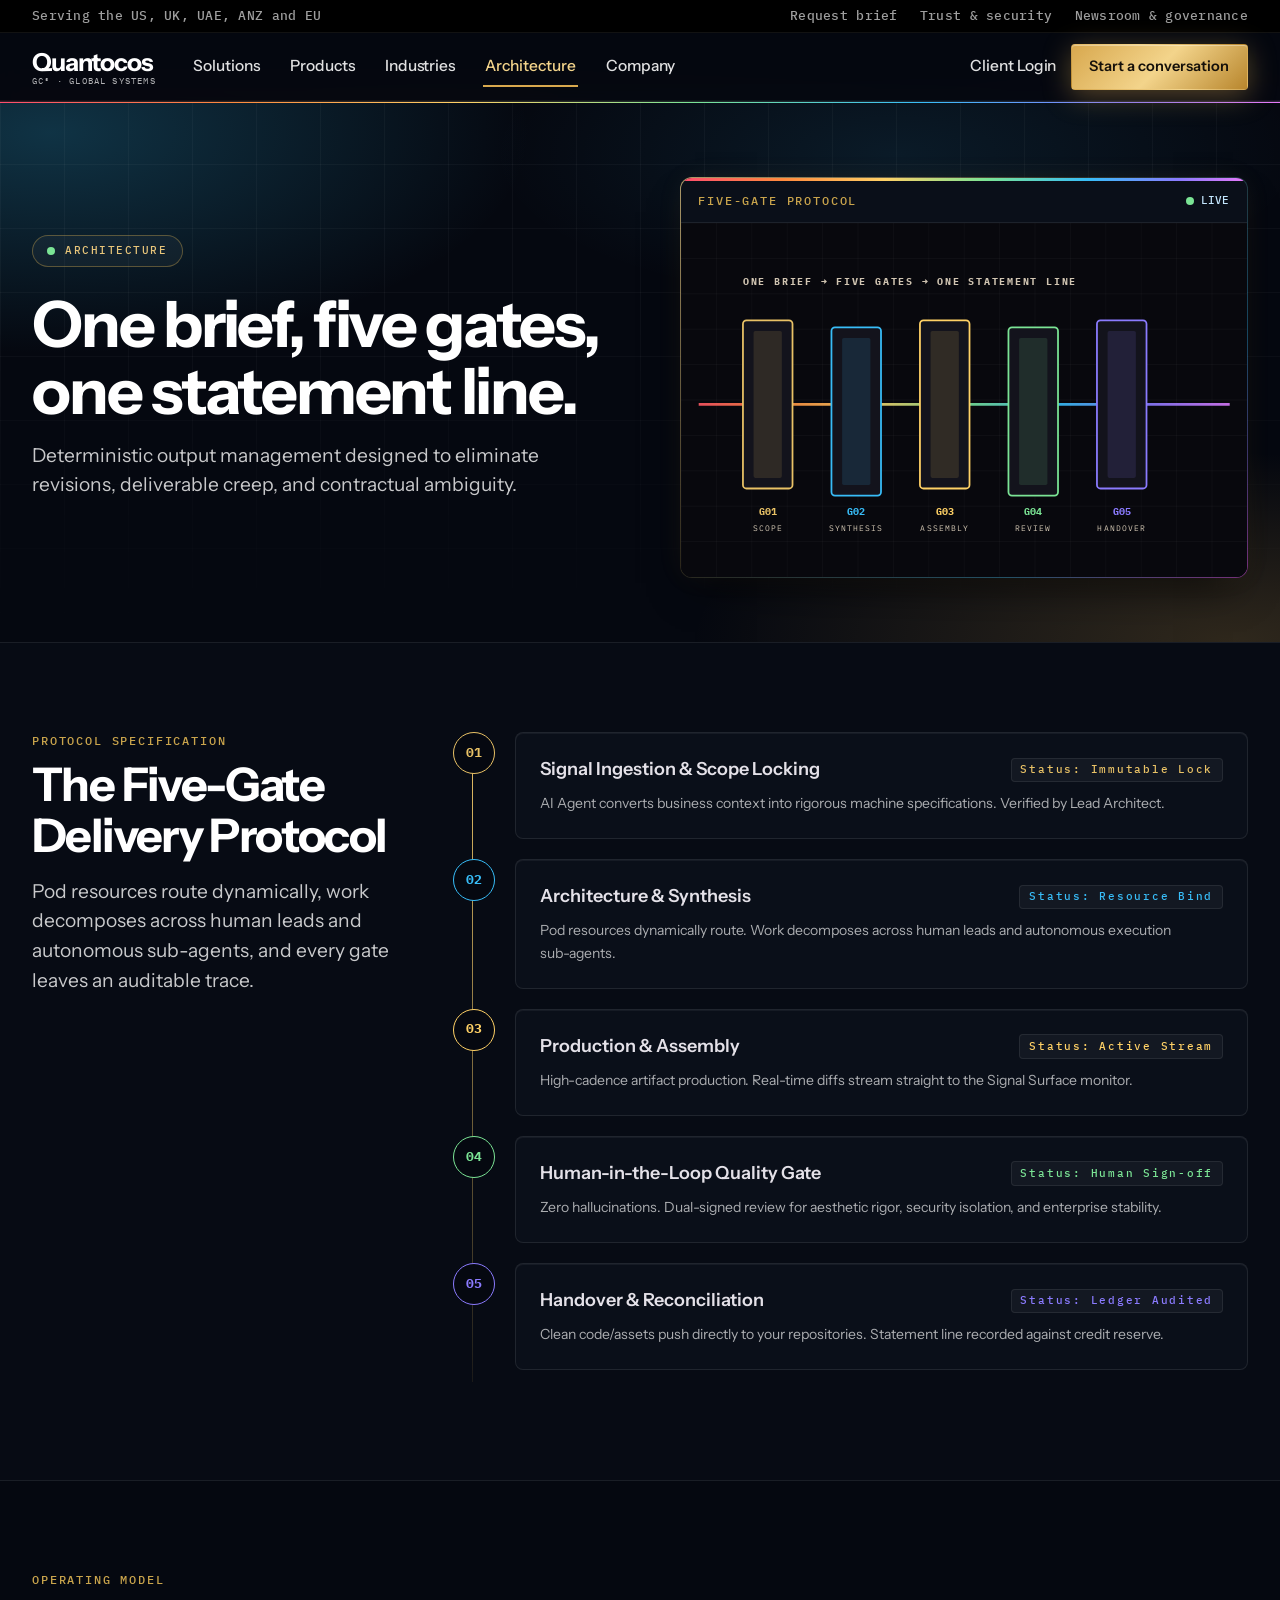
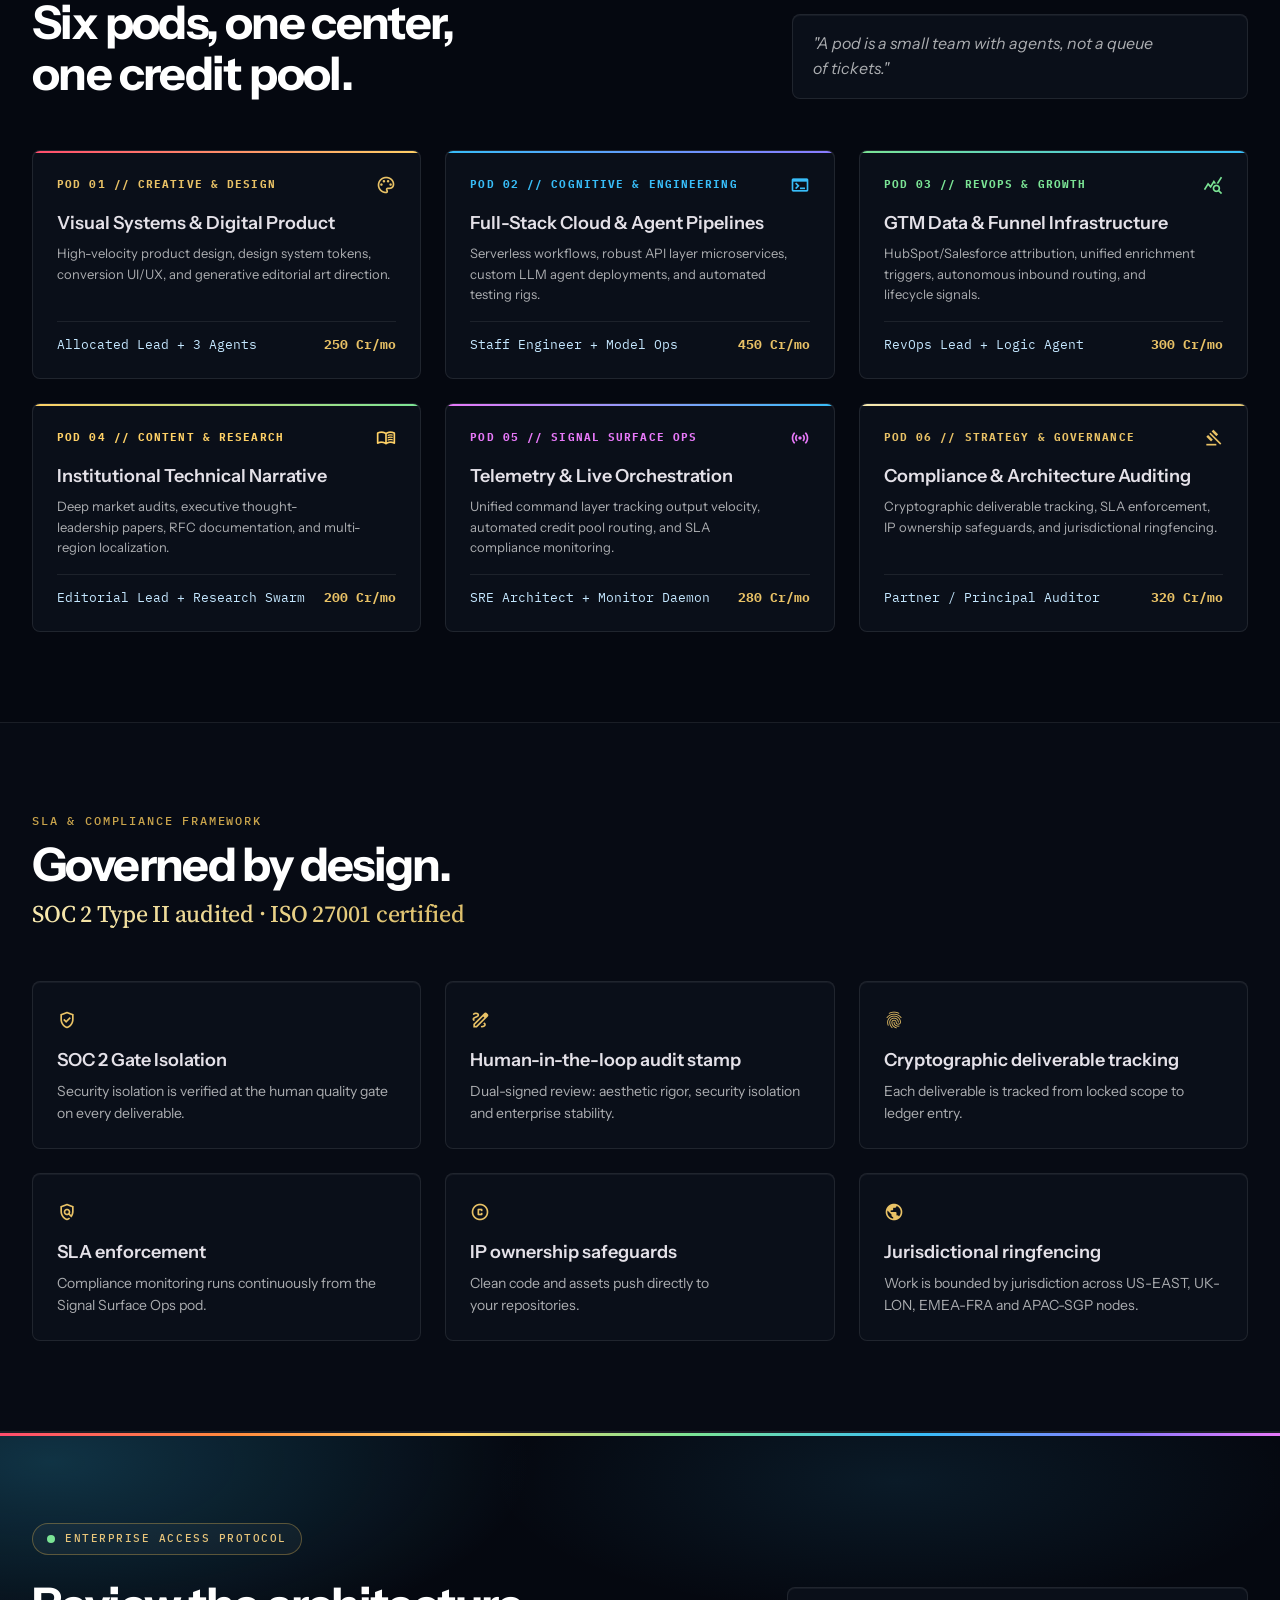
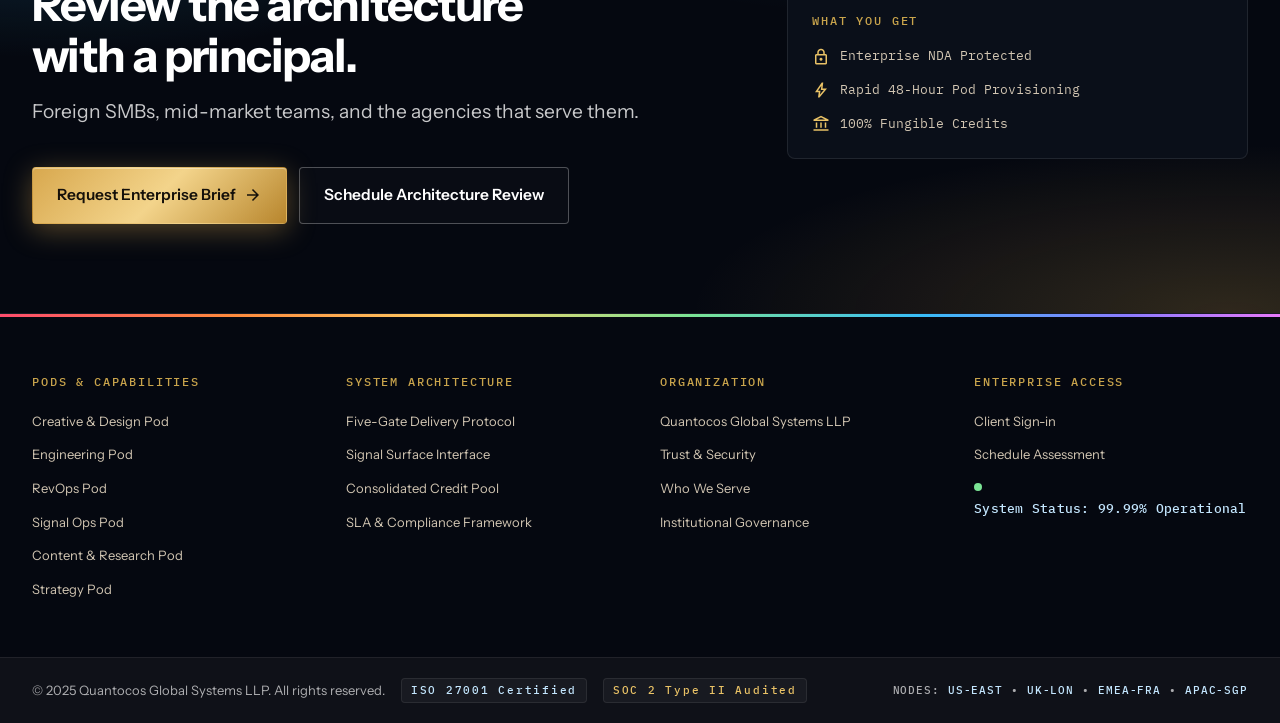
<file: architecture.html>
<!DOCTYPE html>
<html lang="en"><head><meta charset="utf-8"><meta name="viewport" content="width=device-width, initial-scale=1">
<title>Architecture — GC³ | Quantocos Global Systems</title><meta name="description" content="The GC³ Five-Gate Delivery Protocol, pod operating model and SLA & compliance framework."><meta name="theme-color" content="#06060A">
<link rel="preconnect" href="https://fonts.googleapis.com"><link rel="preconnect" href="https://fonts.gstatic.com" crossorigin>
<link href="https://fonts.googleapis.com/css2?family=Instrument+Sans:wght@400;500;600;700&family=IBM+Plex+Mono:wght@400;500&family=Source+Serif+4:ital,wght@0,400;0,500;1,400&display=swap" rel="stylesheet">
<link href="https://fonts.googleapis.com/css2?family=Material+Symbols+Outlined:opsz,wght,FILL,GRAD@24,400,0,0&display=swap" rel="stylesheet">
<link rel="stylesheet" href="assets/site.css"><style>
@media(min-width:1024px){#desk-nav{display:flex!important}#login-link{display:inline-flex!important}#menu-btn{display:none!important}}
@media(max-width:480px){#hdr-cta{padding:.55rem .8rem}}
</style>
<script>document.documentElement.className+=' js'</script></head>
<body><header class="site-header"><div class="util-bar"><div class="wrap row between" style="flex-wrap:nowrap"><span class="mono util-l">Serving the US, UK, UAE, ANZ and EU</span><span class="row mono util-r" style="gap:1.4rem"><a href="request-brief.html">Request brief</a><a href="architecture.html#compliance">Trust &amp; security</a><a href="company.html">Newsroom &amp; governance</a></span></div></div>
<div class="wrap"><div class="bar-row">
<div class="row" style="gap:2.2rem;flex-wrap:nowrap"><a href="index.html" class="logo" aria-label="Quantocos GC3 home"><span class="logo-name">Quantocos</span><span class="logo-sub">GC³ · Global Systems</span></a>
<nav class="row" style="gap:1.6rem;display:none" id="desk-nav" aria-label="Primary"><a class="nav-link" href="index.html">Solutions</a><a class="nav-link" href="products.html">Products</a><a class="nav-link" href="industries.html">Industries</a><a class="nav-link" href="architecture.html" aria-current="page">Architecture</a><a class="nav-link" href="company.html">Company</a></nav></div>
<div class="row" style="gap:.75rem;flex-wrap:nowrap"><a class="nav-link" id="login-link" href="login.html" style="display:none">Client Login</a>
<a class="btn btn-primary btn-sm" id="hdr-cta" href="request-brief.html">Start a conversation</a>
<button class="menu-btn" id="menu-btn" aria-label="Menu" aria-expanded="false" aria-controls="mobile-menu"><span class="material-symbols-outlined">menu</span></button></div></div></div>
<div class="mobile-menu" id="mobile-menu"><a class="m-link" href="index.html">Solutions</a><a class="m-link" href="products.html">Products</a><a class="m-link" href="industries.html">Industries</a><a class="m-link" href="architecture.html" aria-current="page">Architecture</a><a class="m-link" href="company.html">Company</a><a class="m-link" href="login.html">Client Login</a></div></header><main><section class="hero qpage-hero"><div class="grid-bg" style="position:absolute;inset:0"></div><div class="spectrum-line" style="position:absolute;top:0;left:0;right:0"></div><div class="wrap"><div class="hero-grid"><div class="hero-copy"><span class="pill reveal"><span class="dot pulse"></span>Architecture</span><h1 class="t-page reveal">One brief, five gates, one statement line.</h1><p class="lead mt-2 reveal maxw-md">Deterministic output management designed to eliminate revisions, deliverable creep, and contractual ambiguity.</p></div><div class="hero-art reveal"><div class="cockpit"><div class="spectrum-line"></div><div class="row between" style="padding:.7rem 1.1rem;border-bottom:1px solid var(--line)"><span class="eyebrow">Five-gate protocol</span><span class="row mono tag-ice" style="gap:.4rem;font-size:11px"><span class="dot pulse"></span>LIVE</span></div><div class="cockpit-stage" style="aspect-ratio:16/10"><svg viewBox="0 0 640 400" preserveAspectRatio="xMidYMid slice" aria-hidden="true"><defs><linearGradient id="sg" gradientUnits="userSpaceOnUse" x1="0" x2="640" y1="0" y2="0"><stop offset="0.00" stop-color="#FF4D6D"/><stop offset="0.17" stop-color="#FF8A3D"/><stop offset="0.33" stop-color="#FFD166"/><stop offset="0.50" stop-color="#7BE495"/><stop offset="0.67" stop-color="#38BDF8"/><stop offset="0.83" stop-color="#8B7BFF"/><stop offset="1.00" stop-color="#E879F9"/></linearGradient><linearGradient id="gd" x1="0" x2="1"><stop offset="0" stop-color="#F7E9B0"/><stop offset="1" stop-color="#A9852F"/></linearGradient><filter id="bl"><feGaussianBlur stdDeviation="5"/></filter></defs><rect width="640" height="400" fill="#08080d"/><g stroke="rgba(255,255,255,.04)"><path d="M0 0V400"/><path d="M40 0V400"/><path d="M80 0V400"/><path d="M120 0V400"/><path d="M160 0V400"/><path d="M200 0V400"/><path d="M240 0V400"/><path d="M280 0V400"/><path d="M320 0V400"/><path d="M360 0V400"/><path d="M400 0V400"/><path d="M440 0V400"/><path d="M480 0V400"/><path d="M520 0V400"/><path d="M560 0V400"/><path d="M600 0V400"/><path d="M0 0H640"/><path d="M0 40H640"/><path d="M0 80H640"/><path d="M0 120H640"/><path d="M0 160H640"/><path d="M0 200H640"/><path d="M0 240H640"/><path d="M0 280H640"/><path d="M0 320H640"/><path d="M0 360H640"/></g><path d="M20 205H620" stroke="url(#sg)" stroke-width="3" opacity=".9"/><path d="M20 205H620" stroke="url(#sg)" stroke-width="12" opacity=".25" filter="url(#bl)"/><g><rect x="70" y="110" width="56" height="190" rx="4" fill="#13131C" stroke="#e9c266" stroke-width="2"/><rect x="82" y="122" width="32" height="166" rx="2" fill="#e9c266" opacity=".12"/><text x="98" y="330" text-anchor="middle" font-family="IBM Plex Mono, monospace" font-size="11" font-weight="700" fill="#e9c266">G01</text><text x="98" y="348" text-anchor="middle" font-family="IBM Plex Mono, monospace" font-size="9" letter-spacing="1.2" fill="#d1c5b2">SCOPE</text></g><g><rect x="170" y="118" width="56" height="190" rx="4" fill="#13131C" stroke="#38BDF8" stroke-width="2"/><rect x="182" y="130" width="32" height="166" rx="2" fill="#38BDF8" opacity=".12"/><text x="198" y="330" text-anchor="middle" font-family="IBM Plex Mono, monospace" font-size="11" font-weight="700" fill="#38BDF8">G02</text><text x="198" y="348" text-anchor="middle" font-family="IBM Plex Mono, monospace" font-size="9" letter-spacing="1.2" fill="#d1c5b2">SYNTHESIS</text></g><g><rect x="270" y="110" width="56" height="190" rx="4" fill="#13131C" stroke="#FFD166" stroke-width="2"/><rect x="282" y="122" width="32" height="166" rx="2" fill="#FFD166" opacity=".12"/><text x="298" y="330" text-anchor="middle" font-family="IBM Plex Mono, monospace" font-size="11" font-weight="700" fill="#FFD166">G03</text><text x="298" y="348" text-anchor="middle" font-family="IBM Plex Mono, monospace" font-size="9" letter-spacing="1.2" fill="#d1c5b2">ASSEMBLY</text></g><g><rect x="370" y="118" width="56" height="190" rx="4" fill="#13131C" stroke="#7BE495" stroke-width="2"/><rect x="382" y="130" width="32" height="166" rx="2" fill="#7BE495" opacity=".12"/><text x="398" y="330" text-anchor="middle" font-family="IBM Plex Mono, monospace" font-size="11" font-weight="700" fill="#7BE495">G04</text><text x="398" y="348" text-anchor="middle" font-family="IBM Plex Mono, monospace" font-size="9" letter-spacing="1.2" fill="#d1c5b2">REVIEW</text></g><g><rect x="470" y="110" width="56" height="190" rx="4" fill="#13131C" stroke="#8B7BFF" stroke-width="2"/><rect x="482" y="122" width="32" height="166" rx="2" fill="#8B7BFF" opacity=".12"/><text x="498" y="330" text-anchor="middle" font-family="IBM Plex Mono, monospace" font-size="11" font-weight="700" fill="#8B7BFF">G05</text><text x="498" y="348" text-anchor="middle" font-family="IBM Plex Mono, monospace" font-size="9" letter-spacing="1.2" fill="#d1c5b2">HANDOVER</text></g><text x="70" y="70" font-family="IBM Plex Mono, monospace" font-size="11" font-weight="700" letter-spacing="2" fill="#d1c5b2">ONE BRIEF  →  FIVE GATES  →  ONE STATEMENT LINE</text></svg></div></div></div></div></div></section>
<section class="section bg-band bordered-y" id="gates"><div class="wrap"><div class="grid split" style="gap:3rem;align-items:start"><div class="s4 reveal" style="position:sticky;top:6rem"><span class="eyebrow">Protocol Specification</span><h2 class="t-xl mt-1">The Five-Gate Delivery Protocol</h2><p class="lead mt-2">Pod resources route dynamically, work decomposes across human leads and autonomous sub-agents, and every gate leaves an auditable trace.</p></div><div class="s8 timeline"><div class="row reveal" style="flex-wrap:nowrap;align-items:flex-start;gap:1.25rem;margin-bottom:1.25rem"><span class="gate-num" style="border:1px solid #e9c266;color:#e9c266">01</span><div class="card" style="flex:1"><div class="row between"><h3 class="t-sm">Signal Ingestion &amp; Scope Locking</h3><span class="chip" style="color:#e9c266">Status: Immutable Lock</span></div><p class="muted" style="font-size:14px;margin:.6rem 0 0">AI Agent converts business context into rigorous machine specifications. Verified by Lead Architect.</p></div></div><div class="row reveal" style="flex-wrap:nowrap;align-items:flex-start;gap:1.25rem;margin-bottom:1.25rem"><span class="gate-num" style="border:1px solid #38BDF8;color:#38BDF8">02</span><div class="card" style="flex:1"><div class="row between"><h3 class="t-sm">Architecture &amp; Synthesis</h3><span class="chip" style="color:#38BDF8">Status: Resource Bind</span></div><p class="muted" style="font-size:14px;margin:.6rem 0 0">Pod resources dynamically route. Work decomposes across human leads and autonomous execution sub-agents.</p></div></div><div class="row reveal" style="flex-wrap:nowrap;align-items:flex-start;gap:1.25rem;margin-bottom:1.25rem"><span class="gate-num" style="border:1px solid #FFD166;color:#FFD166">03</span><div class="card" style="flex:1"><div class="row between"><h3 class="t-sm">Production &amp; Assembly</h3><span class="chip" style="color:#FFD166">Status: Active Stream</span></div><p class="muted" style="font-size:14px;margin:.6rem 0 0">High-cadence artifact production. Real-time diffs stream straight to the Signal Surface monitor.</p></div></div><div class="row reveal" style="flex-wrap:nowrap;align-items:flex-start;gap:1.25rem;margin-bottom:1.25rem"><span class="gate-num" style="border:1px solid #7BE495;color:#7BE495">04</span><div class="card" style="flex:1"><div class="row between"><h3 class="t-sm">Human-in-the-Loop Quality Gate</h3><span class="chip" style="color:#7BE495">Status: Human Sign-off</span></div><p class="muted" style="font-size:14px;margin:.6rem 0 0">Zero hallucinations. Dual-signed review for aesthetic rigor, security isolation, and enterprise stability.</p></div></div><div class="row reveal" style="flex-wrap:nowrap;align-items:flex-start;gap:1.25rem;margin-bottom:1.25rem"><span class="gate-num" style="border:1px solid #8B7BFF;color:#8B7BFF">05</span><div class="card" style="flex:1"><div class="row between"><h3 class="t-sm">Handover &amp; Reconciliation</h3><span class="chip" style="color:#8B7BFF">Status: Ledger Audited</span></div><p class="muted" style="font-size:14px;margin:.6rem 0 0">Clean code/assets push directly to your repositories. Statement line recorded against credit reserve.</p></div></div></div></div></div></section>
<section class="section bg-void"><div class="wrap"><div class="sec-head split-head reveal"><div><span class="eyebrow">Operating model</span><h2 class="t-xl mt-1">Six pods, one center, one credit pool.</h2></div><div class="card maxw-sm" style="padding:1rem 1.25rem"><p class="muted" style="margin:0;font-style:italic">"A pod is a small team with agents, not a queue of tickets."</p></div></div><div class="grid g3"><article class="card lift reveal col" style="transition-delay:0ms"><span class="topline" style="background:linear-gradient(90deg,#FF4D6D,#FFD166)"></span>
<div class="row between mb-2" style="flex-wrap:nowrap"><span class="mono tag-gold" style="font-size:11px;font-weight:700;letter-spacing:.1em">POD 01 // CREATIVE &amp; DESIGN</span><span class="material-symbols-outlined ico tag-gold">palette</span></div>
<h3 class="t-sm" style="margin-bottom:.4rem">Visual Systems &amp; Digital Product</h3>
<p class="muted" style="font-size:13px;margin:0 0 1rem">High-velocity product design, design system tokens, conversion UI/UX, and generative editorial art direction.</p>
<div class="pod-foot"><span>Allocated Lead + 3 Agents</span><b>250 Cr/mo</b></div></article><article class="card lift reveal col" style="transition-delay:80ms"><span class="topline" style="background:linear-gradient(90deg,#38BDF8,#8B7BFF)"></span>
<div class="row between mb-2" style="flex-wrap:nowrap"><span class="mono tag-c" style="font-size:11px;font-weight:700;letter-spacing:.1em">POD 02 // COGNITIVE &amp; ENGINEERING</span><span class="material-symbols-outlined ico tag-c">terminal</span></div>
<h3 class="t-sm" style="margin-bottom:.4rem">Full-Stack Cloud &amp; Agent Pipelines</h3>
<p class="muted" style="font-size:13px;margin:0 0 1rem">Serverless workflows, robust API layer microservices, custom LLM agent deployments, and automated testing rigs.</p>
<div class="pod-foot"><span>Staff Engineer + Model Ops</span><b>450 Cr/mo</b></div></article><article class="card lift reveal col" style="transition-delay:160ms"><span class="topline" style="background:linear-gradient(90deg,#7BE495,#38BDF8)"></span>
<div class="row between mb-2" style="flex-wrap:nowrap"><span class="mono tag-g" style="font-size:11px;font-weight:700;letter-spacing:.1em">POD 03 // REVOPS &amp; GROWTH</span><span class="material-symbols-outlined ico tag-g">query_stats</span></div>
<h3 class="t-sm" style="margin-bottom:.4rem">GTM Data &amp; Funnel Infrastructure</h3>
<p class="muted" style="font-size:13px;margin:0 0 1rem">HubSpot/Salesforce attribution, unified enrichment triggers, autonomous inbound routing, and lifecycle signals.</p>
<div class="pod-foot"><span>RevOps Lead + Logic Agent</span><b>300 Cr/mo</b></div></article><article class="card lift reveal col" style="transition-delay:0ms"><span class="topline" style="background:linear-gradient(90deg,#FFD166,#7BE495)"></span>
<div class="row between mb-2" style="flex-wrap:nowrap"><span class="mono tag-y" style="font-size:11px;font-weight:700;letter-spacing:.1em">POD 04 // CONTENT &amp; RESEARCH</span><span class="material-symbols-outlined ico tag-y">menu_book</span></div>
<h3 class="t-sm" style="margin-bottom:.4rem">Institutional Technical Narrative</h3>
<p class="muted" style="font-size:13px;margin:0 0 1rem">Deep market audits, executive thought-leadership papers, RFC documentation, and multi-region localization.</p>
<div class="pod-foot"><span>Editorial Lead + Research Swarm</span><b>200 Cr/mo</b></div></article><article class="card lift reveal col" style="transition-delay:80ms"><span class="topline" style="background:linear-gradient(90deg,#E879F9,#38BDF8)"></span>
<div class="row between mb-2" style="flex-wrap:nowrap"><span class="mono tag-m" style="font-size:11px;font-weight:700;letter-spacing:.1em">POD 05 // SIGNAL SURFACE OPS</span><span class="material-symbols-outlined ico tag-m">sensors</span></div>
<h3 class="t-sm" style="margin-bottom:.4rem">Telemetry &amp; Live Orchestration</h3>
<p class="muted" style="font-size:13px;margin:0 0 1rem">Unified command layer tracking output velocity, automated credit pool routing, and SLA compliance monitoring.</p>
<div class="pod-foot"><span>SRE Architect + Monitor Daemon</span><b>280 Cr/mo</b></div></article><article class="card lift reveal col" style="transition-delay:160ms"><span class="topline" style="background:linear-gradient(90deg,#F7E9B0,#E2C674)"></span>
<div class="row between mb-2" style="flex-wrap:nowrap"><span class="mono tag-gold" style="font-size:11px;font-weight:700;letter-spacing:.1em">POD 06 // STRATEGY &amp; GOVERNANCE</span><span class="material-symbols-outlined ico tag-gold">gavel</span></div>
<h3 class="t-sm" style="margin-bottom:.4rem">Compliance &amp; Architecture Auditing</h3>
<p class="muted" style="font-size:13px;margin:0 0 1rem">Cryptographic deliverable tracking, SLA enforcement, IP ownership safeguards, and jurisdictional ringfencing.</p>
<div class="pod-foot"><span>Partner / Principal Auditor</span><b>320 Cr/mo</b></div></article></div></div></section>
<section class="section bg-band bordered-y" id="compliance"><div class="wrap"><div class="sec-head reveal"><div><span class="eyebrow">SLA &amp; Compliance Framework</span><h2 class="t-xl mt-1">Governed by design.</h2><p class="t-md gold-text mt-1" style="font-weight:500">SOC 2 Type II audited · ISO 27001 certified</p></div></div><div class="grid g3"><div class="card lift reveal"><span class="material-symbols-outlined tag-gold ico">verified_user</span><h3 class="t-sm mt-2">SOC 2 Gate Isolation</h3><p class="muted" style="font-size:14px;margin:.4rem 0 0">Security isolation is verified at the human quality gate on every deliverable.</p></div><div class="card lift reveal"><span class="material-symbols-outlined tag-gold ico">draw</span><h3 class="t-sm mt-2">Human-in-the-loop audit stamp</h3><p class="muted" style="font-size:14px;margin:.4rem 0 0">Dual-signed review: aesthetic rigor, security isolation and enterprise stability.</p></div><div class="card lift reveal"><span class="material-symbols-outlined tag-gold ico">fingerprint</span><h3 class="t-sm mt-2">Cryptographic deliverable tracking</h3><p class="muted" style="font-size:14px;margin:.4rem 0 0">Each deliverable is tracked from locked scope to ledger entry.</p></div><div class="card lift reveal"><span class="material-symbols-outlined tag-gold ico">policy</span><h3 class="t-sm mt-2">SLA enforcement</h3><p class="muted" style="font-size:14px;margin:.4rem 0 0">Compliance monitoring runs continuously from the Signal Surface Ops pod.</p></div><div class="card lift reveal"><span class="material-symbols-outlined tag-gold ico">copyright</span><h3 class="t-sm mt-2">IP ownership safeguards</h3><p class="muted" style="font-size:14px;margin:.4rem 0 0">Clean code and assets push directly to your repositories.</p></div><div class="card lift reveal"><span class="material-symbols-outlined tag-gold ico">public</span><h3 class="t-sm mt-2">Jurisdictional ringfencing</h3><p class="muted" style="font-size:14px;margin:.4rem 0 0">Work is bounded by jurisdiction across US-EAST, UK-LON, EMEA-FRA and APAC-SGP nodes.</p></div></div></div></section>
<section class="section hero bordered-y"><div class="spectrum-line" style="position:absolute;top:0;left:0;right:0"></div><div class="wrap"><div class="cta-split">
<div><span class="pill reveal"><span class="dot"></span>Enterprise Access Protocol</span>
<h2 class="t-xl mt-3 reveal">Review the architecture with a principal.</h2>
<p class="lead mt-2 reveal">Foreign SMBs, mid-market teams, and the agencies that serve them.</p>
<div class="row mt-4 reveal"><a class="btn btn-primary" href="request-brief.html">Request Enterprise Brief <span class="material-symbols-outlined" style="font-size:18px">arrow_forward</span></a><a class="btn btn-secondary" href="architecture.html">Schedule Architecture Review</a></div></div>
<div class="card reveal"><span class="eyebrow mb-2">What you get</span><div class="trust"><span><span class="material-symbols-outlined tag-gold" style="font-size:18px">lock</span>Enterprise NDA Protected</span><span><span class="material-symbols-outlined tag-gold" style="font-size:18px">bolt</span>Rapid 48-Hour Pod Provisioning</span><span><span class="material-symbols-outlined tag-gold" style="font-size:18px">account_balance</span>100% Fungible Credits</span></div></div>
</div></div></section></main><footer class="site-footer bg-void"><div class="spectrum-line"></div><div class="wrap section" style="padding-block:3.5rem"><div class="grid g4" style="gap:2.5rem">
<div><span class="eyebrow mb-2">Pods &amp; Capabilities</span><ul style="list-style:none;padding:0;margin:0;display:grid;gap:.5rem"><li><a href="products.html#pods">Creative &amp; Design Pod</a></li><li><a href="products.html#pods">Engineering Pod</a></li><li><a href="products.html#pods">RevOps Pod</a></li><li><a href="products.html#pods">Signal Ops Pod</a></li><li><a href="products.html#pods">Content &amp; Research Pod</a></li><li><a href="products.html#pods">Strategy Pod</a></li></ul></div>
<div><span class="eyebrow mb-2">System Architecture</span><ul style="list-style:none;padding:0;margin:0;display:grid;gap:.5rem"><li><a href="architecture.html#gates">Five-Gate Delivery Protocol</a></li><li><a href="products.html#signal-surface">Signal Surface Interface</a></li><li><a href="products.html#credit-pool">Consolidated Credit Pool</a></li><li><a href="architecture.html#compliance">SLA &amp; Compliance Framework</a></li></ul></div>
<div><span class="eyebrow mb-2">Organization</span><ul style="list-style:none;padding:0;margin:0;display:grid;gap:.5rem"><li><a href="company.html">Quantocos Global Systems LLP</a></li><li><a href="company.html#trust">Trust &amp; Security</a></li><li><a href="industries.html">Who We Serve</a></li><li><a href="company.html#governance">Institutional Governance</a></li></ul></div>
<div><span class="eyebrow mb-2">Enterprise Access</span><ul style="list-style:none;padding:0;margin:0;display:grid;gap:.5rem"><li><a href="login.html">Client Sign-in</a></li><li><a href="request-brief.html">Schedule Assessment</a></li><li class="row mono" style="gap:.5rem;padding-top:.5rem;color:#c4e7ff;font-size:13px"><span class="dot pulse"></span>System Status: 99.99% Operational</li></ul></div>
</div></div>
<div style="border-top:1px solid rgba(53,52,58,.5);background:rgba(27,27,32,.5)"><div class="wrap row between" style="padding-block:1.25rem;gap:1rem"><div class="row muted" style="font-size:13px;gap:1rem"><span>© 2025 Quantocos Global Systems LLP. All rights reserved.</span><span class="chip tag-ice">ISO 27001 Certified</span><span class="chip tag-gold">SOC 2 Type II Audited</span></div>
<div class="row mono muted" style="font-size:11px;letter-spacing:.08em;gap:.5rem">NODES: <span class="tag-ice">US-EAST</span>•<span class="tag-ice">UK-LON</span>•<span class="tag-ice">EMEA-FRA</span>•<span class="tag-ice">APAC-SGP</span></div></div></div></footer><script src="assets/site.js"></script></body></html>
</file>
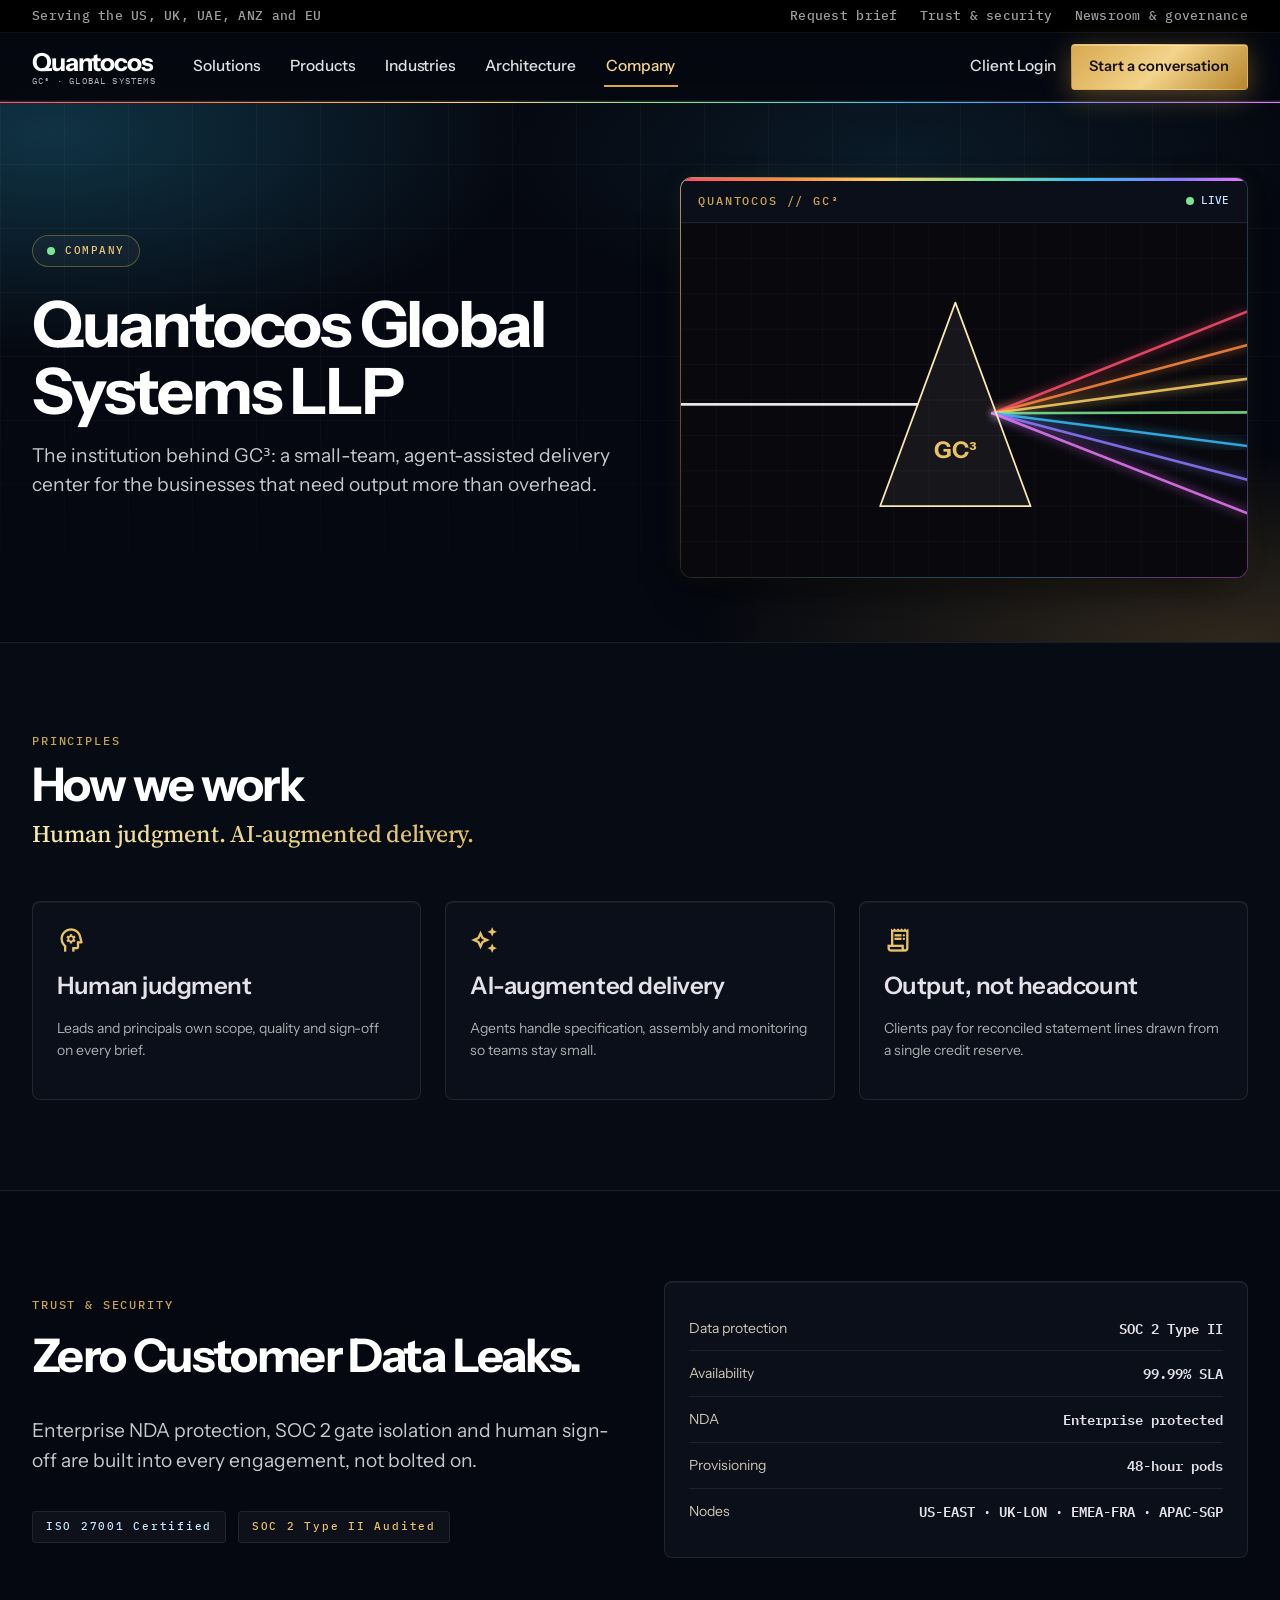
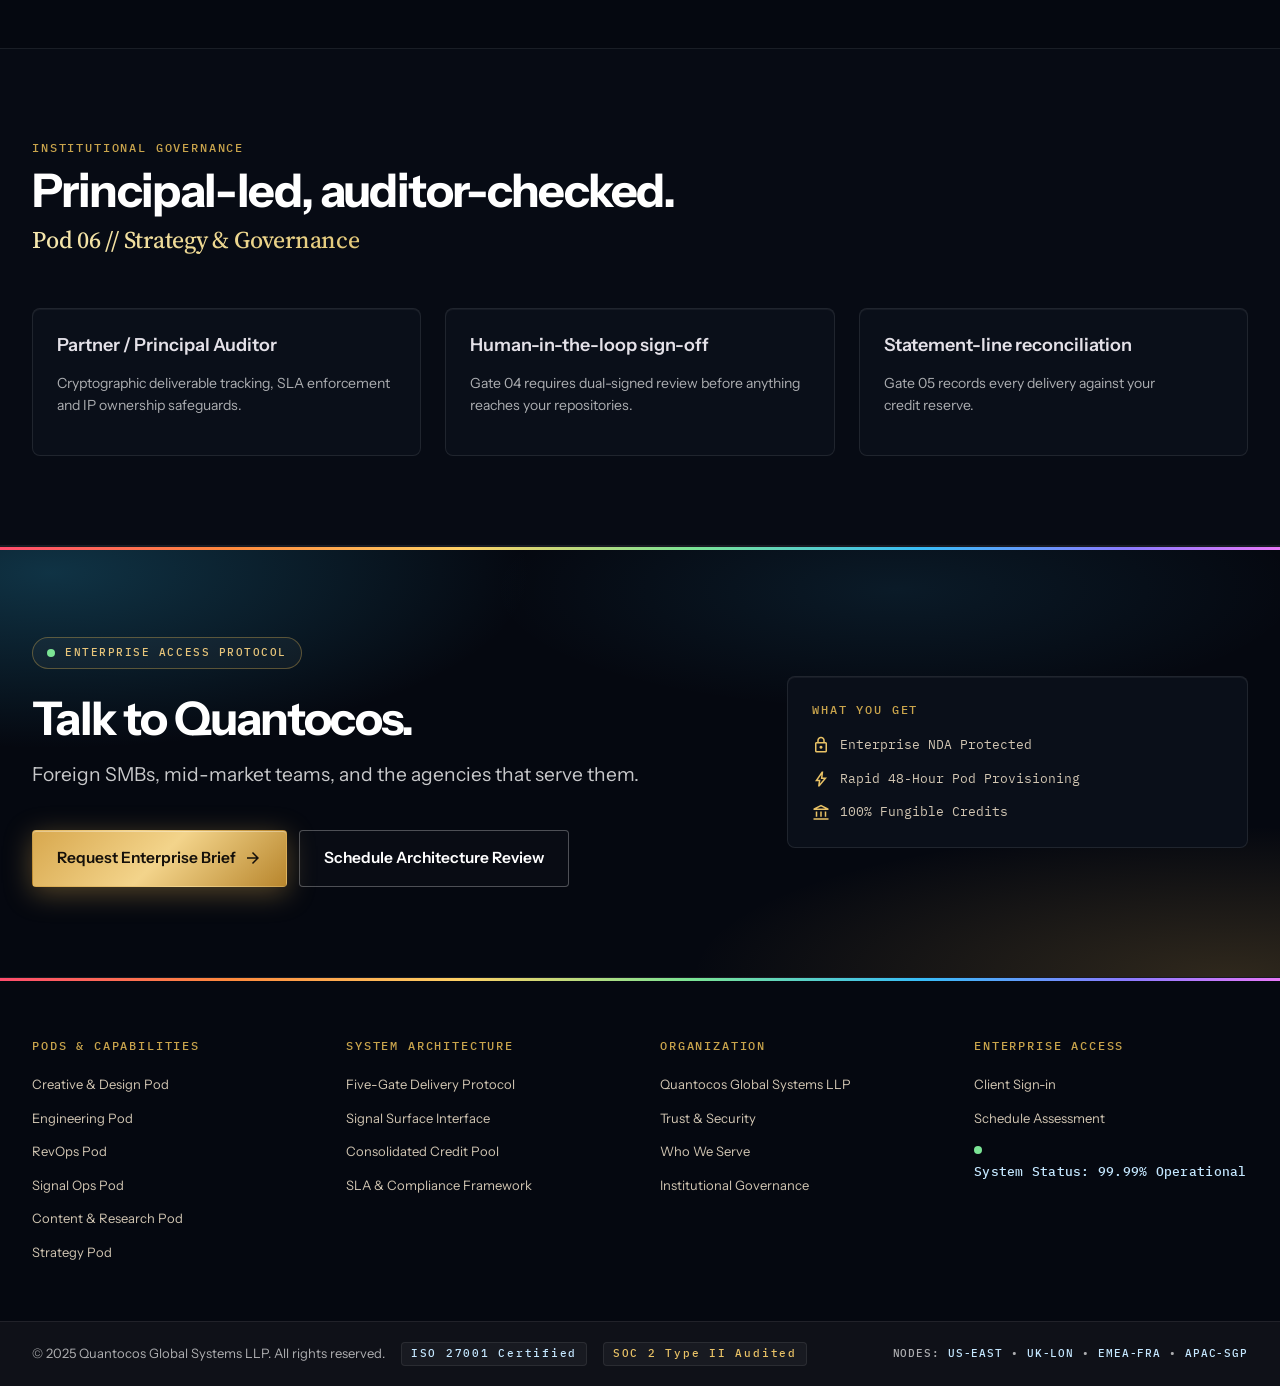
<file: company.html>
<!DOCTYPE html>
<html lang="en"><head><meta charset="utf-8"><meta name="viewport" content="width=device-width, initial-scale=1">
<title>Company — GC³ | Quantocos Global Systems</title><meta name="description" content="Quantocos Global Systems LLP: principles, trust & security, and governance behind GC³."><meta name="theme-color" content="#06060A">
<link rel="preconnect" href="https://fonts.googleapis.com"><link rel="preconnect" href="https://fonts.gstatic.com" crossorigin>
<link href="https://fonts.googleapis.com/css2?family=Instrument+Sans:wght@400;500;600;700&family=IBM+Plex+Mono:wght@400;500&family=Source+Serif+4:ital,wght@0,400;0,500;1,400&display=swap" rel="stylesheet">
<link href="https://fonts.googleapis.com/css2?family=Material+Symbols+Outlined:opsz,wght,FILL,GRAD@24,400,0,0&display=swap" rel="stylesheet">
<link rel="stylesheet" href="assets/site.css"><style>
@media(min-width:1024px){#desk-nav{display:flex!important}#login-link{display:inline-flex!important}#menu-btn{display:none!important}}
@media(max-width:480px){#hdr-cta{padding:.55rem .8rem}}
</style>
<script>document.documentElement.className+=' js'</script></head>
<body><header class="site-header"><div class="util-bar"><div class="wrap row between" style="flex-wrap:nowrap"><span class="mono util-l">Serving the US, UK, UAE, ANZ and EU</span><span class="row mono util-r" style="gap:1.4rem"><a href="request-brief.html">Request brief</a><a href="architecture.html#compliance">Trust &amp; security</a><a href="company.html">Newsroom &amp; governance</a></span></div></div>
<div class="wrap"><div class="bar-row">
<div class="row" style="gap:2.2rem;flex-wrap:nowrap"><a href="index.html" class="logo" aria-label="Quantocos GC3 home"><span class="logo-name">Quantocos</span><span class="logo-sub">GC³ · Global Systems</span></a>
<nav class="row" style="gap:1.6rem;display:none" id="desk-nav" aria-label="Primary"><a class="nav-link" href="index.html">Solutions</a><a class="nav-link" href="products.html">Products</a><a class="nav-link" href="industries.html">Industries</a><a class="nav-link" href="architecture.html">Architecture</a><a class="nav-link" href="company.html" aria-current="page">Company</a></nav></div>
<div class="row" style="gap:.75rem;flex-wrap:nowrap"><a class="nav-link" id="login-link" href="login.html" style="display:none">Client Login</a>
<a class="btn btn-primary btn-sm" id="hdr-cta" href="request-brief.html">Start a conversation</a>
<button class="menu-btn" id="menu-btn" aria-label="Menu" aria-expanded="false" aria-controls="mobile-menu"><span class="material-symbols-outlined">menu</span></button></div></div></div>
<div class="mobile-menu" id="mobile-menu"><a class="m-link" href="index.html">Solutions</a><a class="m-link" href="products.html">Products</a><a class="m-link" href="industries.html">Industries</a><a class="m-link" href="architecture.html">Architecture</a><a class="m-link" href="company.html" aria-current="page">Company</a><a class="m-link" href="login.html">Client Login</a></div></header><main><section class="hero qpage-hero"><div class="grid-bg" style="position:absolute;inset:0"></div><div class="spectrum-line" style="position:absolute;top:0;left:0;right:0"></div><div class="wrap"><div class="hero-grid"><div class="hero-copy"><span class="pill reveal"><span class="dot pulse"></span>Company</span><h1 class="t-page reveal">Quantocos Global Systems LLP</h1><p class="lead mt-2 reveal maxw-md">The institution behind GC³: a small-team, agent-assisted delivery center for the businesses that need output more than overhead.</p></div><div class="hero-art reveal"><div class="cockpit"><div class="spectrum-line"></div><div class="row between" style="padding:.7rem 1.1rem;border-bottom:1px solid var(--line)"><span class="eyebrow">Quantocos // GC³</span><span class="row mono tag-ice" style="gap:.4rem;font-size:11px"><span class="dot pulse"></span>LIVE</span></div><div class="cockpit-stage" style="aspect-ratio:16/10"><svg viewBox="0 0 640 400" preserveAspectRatio="xMidYMid slice" aria-hidden="true"><defs><linearGradient id="sg" gradientUnits="userSpaceOnUse" x1="0" x2="640" y1="0" y2="0"><stop offset="0.00" stop-color="#FF4D6D"/><stop offset="0.17" stop-color="#FF8A3D"/><stop offset="0.33" stop-color="#FFD166"/><stop offset="0.50" stop-color="#7BE495"/><stop offset="0.67" stop-color="#38BDF8"/><stop offset="0.83" stop-color="#8B7BFF"/><stop offset="1.00" stop-color="#E879F9"/></linearGradient><linearGradient id="gd" x1="0" x2="1"><stop offset="0" stop-color="#F7E9B0"/><stop offset="1" stop-color="#A9852F"/></linearGradient><filter id="bl"><feGaussianBlur stdDeviation="5"/></filter></defs><rect width="640" height="400" fill="#08080d"/><g stroke="rgba(255,255,255,.04)"><path d="M0 0V400"/><path d="M40 0V400"/><path d="M80 0V400"/><path d="M120 0V400"/><path d="M160 0V400"/><path d="M200 0V400"/><path d="M240 0V400"/><path d="M280 0V400"/><path d="M320 0V400"/><path d="M360 0V400"/><path d="M400 0V400"/><path d="M440 0V400"/><path d="M480 0V400"/><path d="M520 0V400"/><path d="M560 0V400"/><path d="M600 0V400"/><path d="M0 0H640"/><path d="M0 40H640"/><path d="M0 80H640"/><path d="M0 120H640"/><path d="M0 160H640"/><path d="M0 200H640"/><path d="M0 240H640"/><path d="M0 280H640"/><path d="M0 320H640"/><path d="M0 360H640"/></g><path d="M0 205L268 205" stroke="#fff" stroke-width="3" opacity=".9"/><path d="M0 205L268 205" stroke="#fff" stroke-width="10" opacity=".25" filter="url(#bl)"/><path d="M352 215L640 100" stroke="#FF4D6D" stroke-width="10" opacity=".22" filter="url(#bl)"/><path d="M352 215L640 138" stroke="#FF8A3D" stroke-width="10" opacity=".22" filter="url(#bl)"/><path d="M352 215L640 176" stroke="#FFD166" stroke-width="10" opacity=".22" filter="url(#bl)"/><path d="M352 215L640 214" stroke="#7BE495" stroke-width="10" opacity=".22" filter="url(#bl)"/><path d="M352 215L640 252" stroke="#38BDF8" stroke-width="10" opacity=".22" filter="url(#bl)"/><path d="M352 215L640 290" stroke="#8B7BFF" stroke-width="10" opacity=".22" filter="url(#bl)"/><path d="M352 215L640 328" stroke="#E879F9" stroke-width="10" opacity=".22" filter="url(#bl)"/><path d="M352 215L640 100" stroke="#FF4D6D" stroke-width="3" opacity=".85" stroke-linecap="round"/><path d="M352 215L640 138" stroke="#FF8A3D" stroke-width="3" opacity=".85" stroke-linecap="round"/><path d="M352 215L640 176" stroke="#FFD166" stroke-width="3" opacity=".85" stroke-linecap="round"/><path d="M352 215L640 214" stroke="#7BE495" stroke-width="3" opacity=".85" stroke-linecap="round"/><path d="M352 215L640 252" stroke="#38BDF8" stroke-width="3" opacity=".85" stroke-linecap="round"/><path d="M352 215L640 290" stroke="#8B7BFF" stroke-width="3" opacity=".85" stroke-linecap="round"/><path d="M352 215L640 328" stroke="#E879F9" stroke-width="3" opacity=".85" stroke-linecap="round"/><path d="M310 90L225 320H395Z" fill="rgba(255,255,255,.06)" stroke="#F7E9B0" stroke-width="2" stroke-linejoin="round"/><text x="310" y="265" text-anchor="middle" font-family="Instrument Sans, sans-serif" font-size="26" font-weight="700" fill="#e9c266">GC³</text></svg></div></div></div></div></div></section>
<section class="section bg-band bordered-y"><div class="wrap"><div class="sec-head reveal"><div><span class="eyebrow">Principles</span><h2 class="t-xl mt-1">How we work</h2><p class="t-md gold-text mt-1" style="font-weight:500">Human judgment. AI-augmented delivery.</p></div></div><div class="grid g3"><div class="card lift reveal"><span class="material-symbols-outlined tag-gold ico" style="font-size:28px">psychology</span><h3 class="t-md mt-2">Human judgment</h3><p class="muted" style="font-size:14px">Leads and principals own scope, quality and sign-off on every brief.</p></div><div class="card lift reveal"><span class="material-symbols-outlined tag-gold ico" style="font-size:28px">auto_awesome</span><h3 class="t-md mt-2">AI-augmented delivery</h3><p class="muted" style="font-size:14px">Agents handle specification, assembly and monitoring so teams stay small.</p></div><div class="card lift reveal"><span class="material-symbols-outlined tag-gold ico" style="font-size:28px">receipt_long</span><h3 class="t-md mt-2">Output, not headcount</h3><p class="muted" style="font-size:14px">Clients pay for reconciled statement lines drawn from a single credit reserve.</p></div></div></div></section>
<section class="section bg-void" id="trust"><div class="wrap"><div class="grid split" style="gap:3rem;align-items:center"><div class="s6 col reveal" style="gap:1rem"><span class="eyebrow">Trust &amp; Security</span><h2 class="t-xl">Zero Customer Data Leaks.</h2><p class="lead">Enterprise NDA protection, SOC 2 gate isolation and human sign-off are built into every engagement, not bolted on.</p><div class="row"><span class="chip tag-ice" style="padding:.4rem .8rem">ISO 27001 Certified</span><span class="chip tag-gold" style="padding:.4rem .8rem">SOC 2 Type II Audited</span></div></div>
<div class="s6 reveal"><div class="card"><div class="kv"><span>Data protection</span><span>SOC 2 Type II</span></div><div class="kv"><span>Availability</span><span>99.99% SLA</span></div><div class="kv"><span>NDA</span><span>Enterprise protected</span></div><div class="kv"><span>Provisioning</span><span>48-hour pods</span></div><div class="kv"><span>Nodes</span><span>US-EAST · UK-LON · EMEA-FRA · APAC-SGP</span></div></div></div></div></div></section>
<section class="section bg-band bordered-y" id="governance"><div class="wrap"><div class="sec-head reveal"><div><span class="eyebrow">Institutional Governance</span><h2 class="t-xl mt-1">Principal-led, auditor-checked.</h2><p class="t-md gold-text mt-1" style="font-weight:500">Pod 06 // Strategy &amp; Governance</p></div></div>
<div class="grid g3"><div class="card reveal"><h3 class="t-sm">Partner / Principal Auditor</h3><p class="muted" style="font-size:14px">Cryptographic deliverable tracking, SLA enforcement and IP ownership safeguards.</p></div><div class="card reveal"><h3 class="t-sm">Human-in-the-loop sign-off</h3><p class="muted" style="font-size:14px">Gate 04 requires dual-signed review before anything reaches your repositories.</p></div><div class="card reveal"><h3 class="t-sm">Statement-line reconciliation</h3><p class="muted" style="font-size:14px">Gate 05 records every delivery against your credit reserve.</p></div></div></div></section>
<section class="section hero bordered-y"><div class="spectrum-line" style="position:absolute;top:0;left:0;right:0"></div><div class="wrap"><div class="cta-split">
<div><span class="pill reveal"><span class="dot"></span>Enterprise Access Protocol</span>
<h2 class="t-xl mt-3 reveal">Talk to Quantocos.</h2>
<p class="lead mt-2 reveal">Foreign SMBs, mid-market teams, and the agencies that serve them.</p>
<div class="row mt-4 reveal"><a class="btn btn-primary" href="request-brief.html">Request Enterprise Brief <span class="material-symbols-outlined" style="font-size:18px">arrow_forward</span></a><a class="btn btn-secondary" href="architecture.html">Schedule Architecture Review</a></div></div>
<div class="card reveal"><span class="eyebrow mb-2">What you get</span><div class="trust"><span><span class="material-symbols-outlined tag-gold" style="font-size:18px">lock</span>Enterprise NDA Protected</span><span><span class="material-symbols-outlined tag-gold" style="font-size:18px">bolt</span>Rapid 48-Hour Pod Provisioning</span><span><span class="material-symbols-outlined tag-gold" style="font-size:18px">account_balance</span>100% Fungible Credits</span></div></div>
</div></div></section></main><footer class="site-footer bg-void"><div class="spectrum-line"></div><div class="wrap section" style="padding-block:3.5rem"><div class="grid g4" style="gap:2.5rem">
<div><span class="eyebrow mb-2">Pods &amp; Capabilities</span><ul style="list-style:none;padding:0;margin:0;display:grid;gap:.5rem"><li><a href="products.html#pods">Creative &amp; Design Pod</a></li><li><a href="products.html#pods">Engineering Pod</a></li><li><a href="products.html#pods">RevOps Pod</a></li><li><a href="products.html#pods">Signal Ops Pod</a></li><li><a href="products.html#pods">Content &amp; Research Pod</a></li><li><a href="products.html#pods">Strategy Pod</a></li></ul></div>
<div><span class="eyebrow mb-2">System Architecture</span><ul style="list-style:none;padding:0;margin:0;display:grid;gap:.5rem"><li><a href="architecture.html#gates">Five-Gate Delivery Protocol</a></li><li><a href="products.html#signal-surface">Signal Surface Interface</a></li><li><a href="products.html#credit-pool">Consolidated Credit Pool</a></li><li><a href="architecture.html#compliance">SLA &amp; Compliance Framework</a></li></ul></div>
<div><span class="eyebrow mb-2">Organization</span><ul style="list-style:none;padding:0;margin:0;display:grid;gap:.5rem"><li><a href="company.html">Quantocos Global Systems LLP</a></li><li><a href="company.html#trust">Trust &amp; Security</a></li><li><a href="industries.html">Who We Serve</a></li><li><a href="company.html#governance">Institutional Governance</a></li></ul></div>
<div><span class="eyebrow mb-2">Enterprise Access</span><ul style="list-style:none;padding:0;margin:0;display:grid;gap:.5rem"><li><a href="login.html">Client Sign-in</a></li><li><a href="request-brief.html">Schedule Assessment</a></li><li class="row mono" style="gap:.5rem;padding-top:.5rem;color:#c4e7ff;font-size:13px"><span class="dot pulse"></span>System Status: 99.99% Operational</li></ul></div>
</div></div>
<div style="border-top:1px solid rgba(53,52,58,.5);background:rgba(27,27,32,.5)"><div class="wrap row between" style="padding-block:1.25rem;gap:1rem"><div class="row muted" style="font-size:13px;gap:1rem"><span>© 2025 Quantocos Global Systems LLP. All rights reserved.</span><span class="chip tag-ice">ISO 27001 Certified</span><span class="chip tag-gold">SOC 2 Type II Audited</span></div>
<div class="row mono muted" style="font-size:11px;letter-spacing:.08em;gap:.5rem">NODES: <span class="tag-ice">US-EAST</span>•<span class="tag-ice">UK-LON</span>•<span class="tag-ice">EMEA-FRA</span>•<span class="tag-ice">APAC-SGP</span></div></div></div></footer><script src="assets/site.js"></script></body></html>
</file>
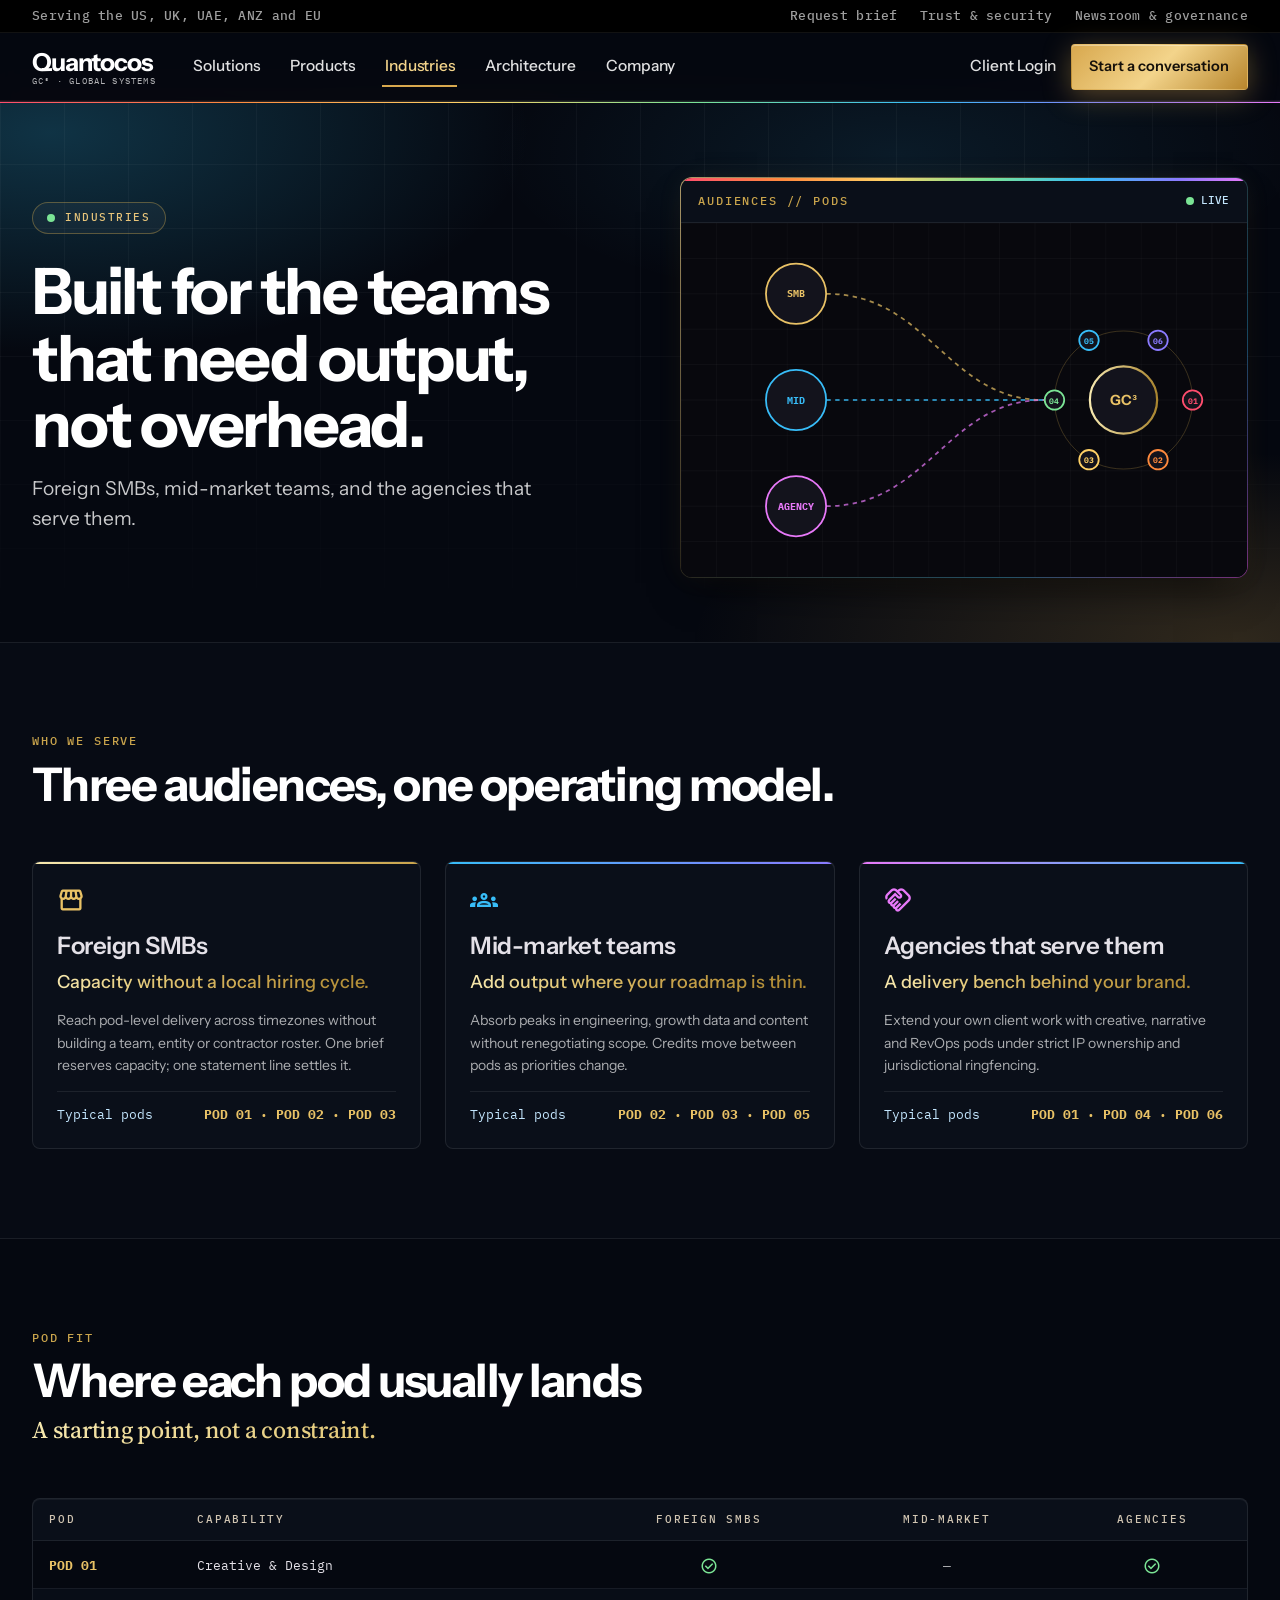
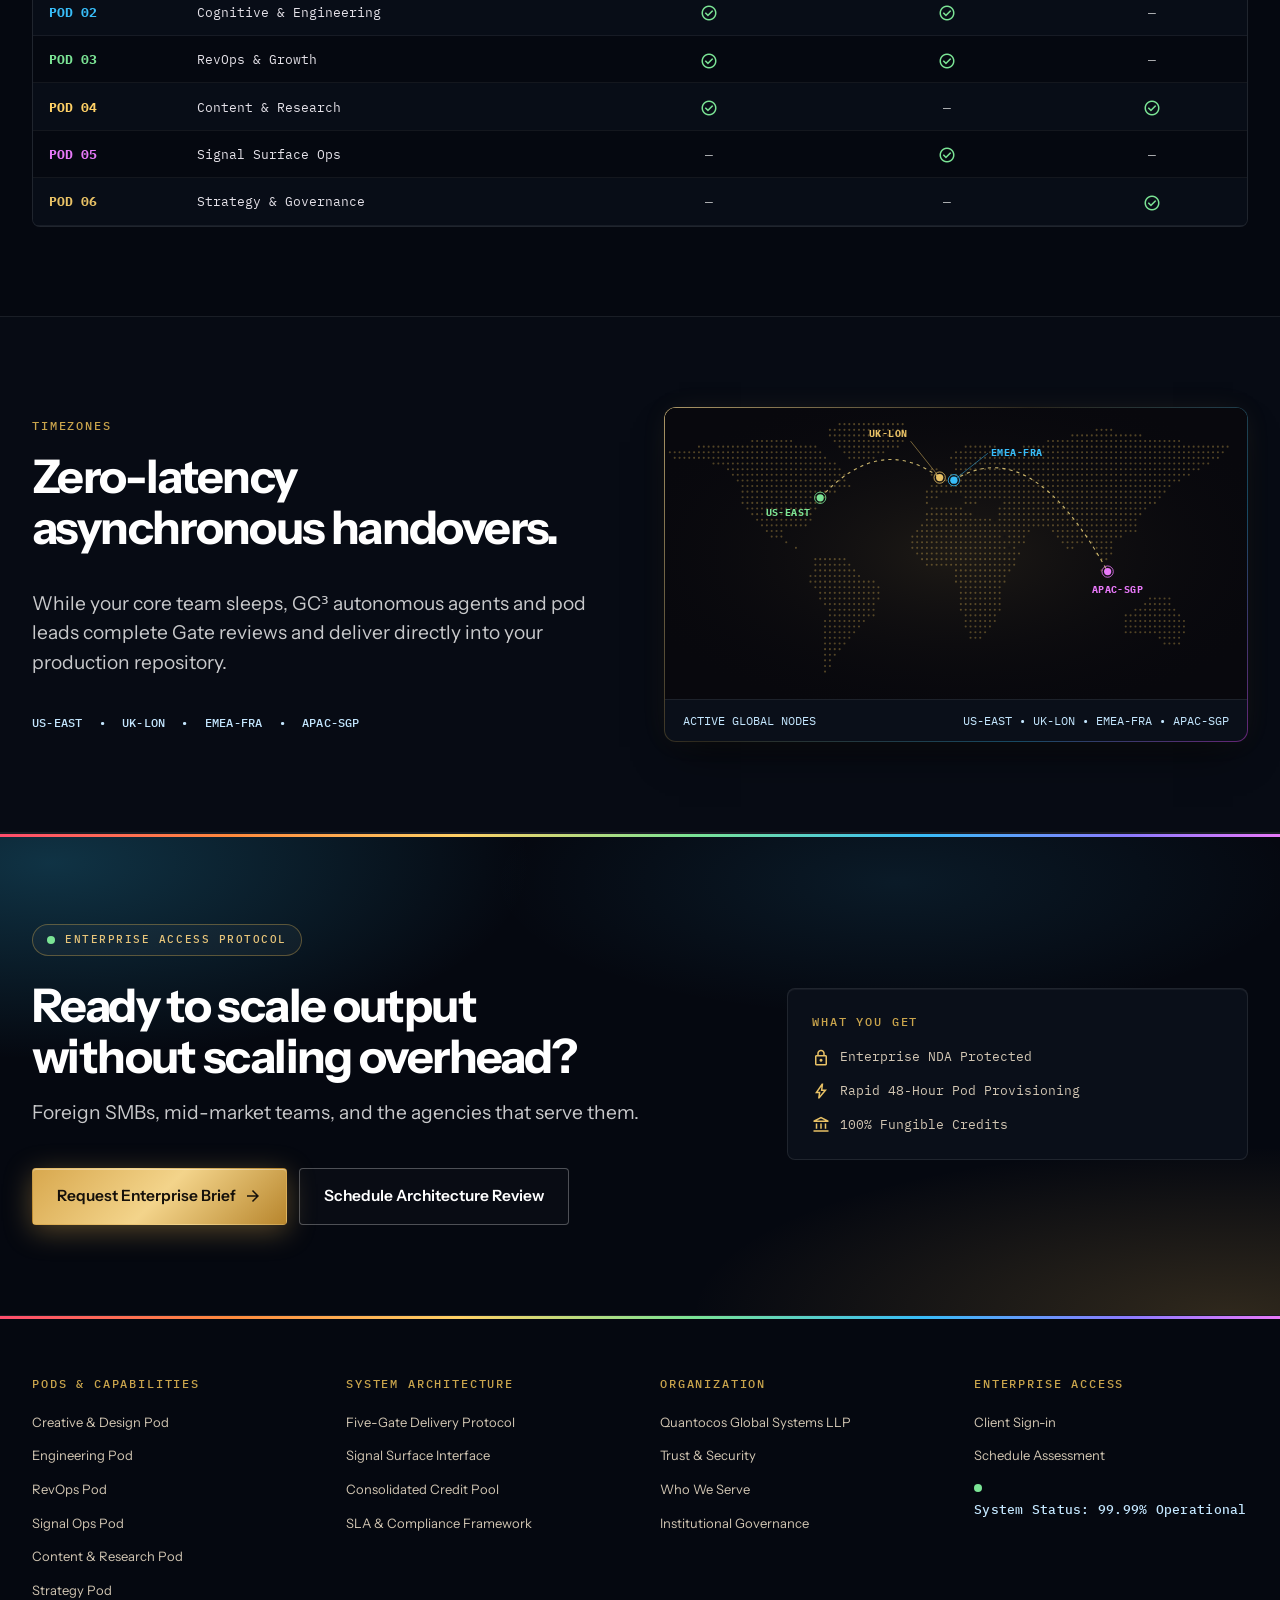
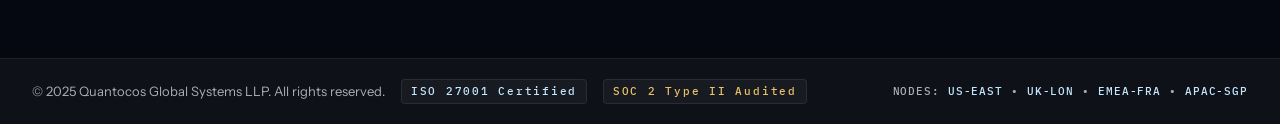
<file: industries.html>
<!DOCTYPE html>
<html lang="en"><head><meta charset="utf-8"><meta name="viewport" content="width=device-width, initial-scale=1">
<title>Industries — GC³ | Quantocos Global Systems</title><meta name="description" content="GC³ serves foreign SMBs, mid-market teams, and the agencies that serve them."><meta name="theme-color" content="#06060A">
<link rel="preconnect" href="https://fonts.googleapis.com"><link rel="preconnect" href="https://fonts.gstatic.com" crossorigin>
<link href="https://fonts.googleapis.com/css2?family=Instrument+Sans:wght@400;500;600;700&family=IBM+Plex+Mono:wght@400;500&family=Source+Serif+4:ital,wght@0,400;0,500;1,400&display=swap" rel="stylesheet">
<link href="https://fonts.googleapis.com/css2?family=Material+Symbols+Outlined:opsz,wght,FILL,GRAD@24,400,0,0&display=swap" rel="stylesheet">
<link rel="stylesheet" href="assets/site.css"><style>
@media(min-width:1024px){#desk-nav{display:flex!important}#login-link{display:inline-flex!important}#menu-btn{display:none!important}}
@media(max-width:480px){#hdr-cta{padding:.55rem .8rem}}
</style>
<script>document.documentElement.className+=' js'</script></head>
<body><header class="site-header"><div class="util-bar"><div class="wrap row between" style="flex-wrap:nowrap"><span class="mono util-l">Serving the US, UK, UAE, ANZ and EU</span><span class="row mono util-r" style="gap:1.4rem"><a href="request-brief.html">Request brief</a><a href="architecture.html#compliance">Trust &amp; security</a><a href="company.html">Newsroom &amp; governance</a></span></div></div>
<div class="wrap"><div class="bar-row">
<div class="row" style="gap:2.2rem;flex-wrap:nowrap"><a href="index.html" class="logo" aria-label="Quantocos GC3 home"><span class="logo-name">Quantocos</span><span class="logo-sub">GC³ · Global Systems</span></a>
<nav class="row" style="gap:1.6rem;display:none" id="desk-nav" aria-label="Primary"><a class="nav-link" href="index.html">Solutions</a><a class="nav-link" href="products.html">Products</a><a class="nav-link" href="industries.html" aria-current="page">Industries</a><a class="nav-link" href="architecture.html">Architecture</a><a class="nav-link" href="company.html">Company</a></nav></div>
<div class="row" style="gap:.75rem;flex-wrap:nowrap"><a class="nav-link" id="login-link" href="login.html" style="display:none">Client Login</a>
<a class="btn btn-primary btn-sm" id="hdr-cta" href="request-brief.html">Start a conversation</a>
<button class="menu-btn" id="menu-btn" aria-label="Menu" aria-expanded="false" aria-controls="mobile-menu"><span class="material-symbols-outlined">menu</span></button></div></div></div>
<div class="mobile-menu" id="mobile-menu"><a class="m-link" href="index.html">Solutions</a><a class="m-link" href="products.html">Products</a><a class="m-link" href="industries.html" aria-current="page">Industries</a><a class="m-link" href="architecture.html">Architecture</a><a class="m-link" href="company.html">Company</a><a class="m-link" href="login.html">Client Login</a></div></header><main><section class="hero qpage-hero"><div class="grid-bg" style="position:absolute;inset:0"></div><div class="spectrum-line" style="position:absolute;top:0;left:0;right:0"></div><div class="wrap"><div class="hero-grid"><div class="hero-copy"><span class="pill reveal"><span class="dot pulse"></span>Industries</span><h1 class="t-page reveal">Built for the teams that need output, not overhead.</h1><p class="lead mt-2 reveal maxw-md">Foreign SMBs, mid-market teams, and the agencies that serve them.</p></div><div class="hero-art reveal"><div class="cockpit"><div class="spectrum-line"></div><div class="row between" style="padding:.7rem 1.1rem;border-bottom:1px solid var(--line)"><span class="eyebrow">Audiences // pods</span><span class="row mono tag-ice" style="gap:.4rem;font-size:11px"><span class="dot pulse"></span>LIVE</span></div><div class="cockpit-stage" style="aspect-ratio:16/10"><svg viewBox="0 0 640 400" preserveAspectRatio="xMidYMid slice" aria-hidden="true"><defs><linearGradient id="sg" gradientUnits="userSpaceOnUse" x1="0" x2="640" y1="0" y2="0"><stop offset="0.00" stop-color="#FF4D6D"/><stop offset="0.17" stop-color="#FF8A3D"/><stop offset="0.33" stop-color="#FFD166"/><stop offset="0.50" stop-color="#7BE495"/><stop offset="0.67" stop-color="#38BDF8"/><stop offset="0.83" stop-color="#8B7BFF"/><stop offset="1.00" stop-color="#E879F9"/></linearGradient><linearGradient id="gd" x1="0" x2="1"><stop offset="0" stop-color="#F7E9B0"/><stop offset="1" stop-color="#A9852F"/></linearGradient><filter id="bl"><feGaussianBlur stdDeviation="5"/></filter></defs><rect width="640" height="400" fill="#08080d"/><g stroke="rgba(255,255,255,.04)"><path d="M0 0V400"/><path d="M40 0V400"/><path d="M80 0V400"/><path d="M120 0V400"/><path d="M160 0V400"/><path d="M200 0V400"/><path d="M240 0V400"/><path d="M280 0V400"/><path d="M320 0V400"/><path d="M360 0V400"/><path d="M400 0V400"/><path d="M440 0V400"/><path d="M480 0V400"/><path d="M520 0V400"/><path d="M560 0V400"/><path d="M600 0V400"/><path d="M0 0H640"/><path d="M0 40H640"/><path d="M0 80H640"/><path d="M0 120H640"/><path d="M0 160H640"/><path d="M0 200H640"/><path d="M0 240H640"/><path d="M0 280H640"/><path d="M0 320H640"/><path d="M0 360H640"/></g><path d="M164 80C280 80 300 200 410 200" fill="none" stroke="#e9c266" stroke-width="2" opacity=".7" stroke-dasharray="5 5"/><path d="M164 200C280 200 300 200 410 200" fill="none" stroke="#38BDF8" stroke-width="2" opacity=".7" stroke-dasharray="5 5"/><path d="M164 320C280 320 300 200 410 200" fill="none" stroke="#E879F9" stroke-width="2" opacity=".7" stroke-dasharray="5 5"/><circle cx="500" cy="200" r="78" fill="none" stroke="rgba(201,164,76,.3)"/><circle cx="500" cy="200" r="38" fill="#13131C" stroke="url(#gd)" stroke-width="2.5"/><text x="500" y="206" text-anchor="middle" font-family="Instrument Sans, sans-serif" font-size="16" font-weight="700" fill="#e9c266">GC³</text><circle cx="578.0" cy="200.0" r="11" fill="#13131C" stroke="#FF4D6D" stroke-width="2"/><text x="578.0" y="204.0" text-anchor="middle" font-family="IBM Plex Mono, monospace" font-size="9" font-weight="700" fill="#FF4D6D">01</text><circle cx="539.0" cy="267.5" r="11" fill="#13131C" stroke="#FF8A3D" stroke-width="2"/><text x="539.0" y="271.5" text-anchor="middle" font-family="IBM Plex Mono, monospace" font-size="9" font-weight="700" fill="#FF8A3D">02</text><circle cx="461.0" cy="267.5" r="11" fill="#13131C" stroke="#FFD166" stroke-width="2"/><text x="461.0" y="271.5" text-anchor="middle" font-family="IBM Plex Mono, monospace" font-size="9" font-weight="700" fill="#FFD166">03</text><circle cx="422.0" cy="200.0" r="11" fill="#13131C" stroke="#7BE495" stroke-width="2"/><text x="422.0" y="204.0" text-anchor="middle" font-family="IBM Plex Mono, monospace" font-size="9" font-weight="700" fill="#7BE495">04</text><circle cx="461.0" cy="132.5" r="11" fill="#13131C" stroke="#38BDF8" stroke-width="2"/><text x="461.0" y="136.5" text-anchor="middle" font-family="IBM Plex Mono, monospace" font-size="9" font-weight="700" fill="#38BDF8">05</text><circle cx="539.0" cy="132.5" r="11" fill="#13131C" stroke="#8B7BFF" stroke-width="2"/><text x="539.0" y="136.5" text-anchor="middle" font-family="IBM Plex Mono, monospace" font-size="9" font-weight="700" fill="#8B7BFF">06</text><circle cx="130" cy="80" r="34" fill="#13131C" stroke="#e9c266" stroke-width="2"/><text x="130" y="84" text-anchor="middle" font-family="IBM Plex Mono, monospace" font-size="11" font-weight="700" fill="#e9c266">SMB</text><circle cx="130" cy="200" r="34" fill="#13131C" stroke="#38BDF8" stroke-width="2"/><text x="130" y="204" text-anchor="middle" font-family="IBM Plex Mono, monospace" font-size="11" font-weight="700" fill="#38BDF8">MID</text><circle cx="130" cy="320" r="34" fill="#13131C" stroke="#E879F9" stroke-width="2"/><text x="130" y="324" text-anchor="middle" font-family="IBM Plex Mono, monospace" font-size="11" font-weight="700" fill="#E879F9">AGENCY</text></svg></div></div></div></div></div></section>
<section class="section bg-band bordered-y"><div class="wrap"><div class="sec-head reveal"><div><span class="eyebrow">Who we serve</span><h2 class="t-xl mt-1">Three audiences, one operating model.</h2></div></div><div class="grid g3"><article class="card lift reveal col" style="transition-delay:0ms"><span class="topline" style="background:linear-gradient(90deg,#F7E9B0,#C9A44C)"></span><span class="material-symbols-outlined tag-gold ico" style="font-size:28px">storefront</span><h3 class="t-md mt-2">Foreign SMBs</h3><p class="t-sm gold-text mt-1" style="font-weight:500">Capacity without a local hiring cycle.</p><p class="muted" style="font-size:14px">Reach pod-level delivery across timezones without building a team, entity or contractor roster. One brief reserves capacity; one statement line settles it.</p><div class="pod-foot"><span>Typical pods</span><b>POD 01 · POD 02 · POD 03</b></div></article><article class="card lift reveal col" style="transition-delay:80ms"><span class="topline" style="background:linear-gradient(90deg,#38BDF8,#8B7BFF)"></span><span class="material-symbols-outlined tag-c ico" style="font-size:28px">groups</span><h3 class="t-md mt-2">Mid-market teams</h3><p class="t-sm gold-text mt-1" style="font-weight:500">Add output where your roadmap is thin.</p><p class="muted" style="font-size:14px">Absorb peaks in engineering, growth data and content without renegotiating scope. Credits move between pods as priorities change.</p><div class="pod-foot"><span>Typical pods</span><b>POD 02 · POD 03 · POD 05</b></div></article><article class="card lift reveal col" style="transition-delay:160ms"><span class="topline" style="background:linear-gradient(90deg,#E879F9,#38BDF8)"></span><span class="material-symbols-outlined tag-m ico" style="font-size:28px">handshake</span><h3 class="t-md mt-2">Agencies that serve them</h3><p class="t-sm gold-text mt-1" style="font-weight:500">A delivery bench behind your brand.</p><p class="muted" style="font-size:14px">Extend your own client work with creative, narrative and RevOps pods under strict IP ownership and jurisdictional ringfencing.</p><div class="pod-foot"><span>Typical pods</span><b>POD 01 · POD 04 · POD 06</b></div></article></div></div></section>
<section class="section bg-void"><div class="wrap"><div class="sec-head reveal"><div><span class="eyebrow">Pod fit</span><h2 class="t-xl mt-1">Where each pod usually lands</h2><p class="t-md gold-text mt-1" style="font-weight:500">A starting point, not a constraint.</p></div></div>
<div class="card reveal" style="padding:0"><div class="scroll-x"><table class="tbl"><thead><tr><th>Pod</th><th>Capability</th><th style="text-align:center">Foreign SMBs</th><th style="text-align:center">Mid-market</th><th style="text-align:center">Agencies</th></tr></thead><tbody><tr><td class="tag-gold" style="font-weight:700">POD 01</td><td>Creative &amp; Design</td><td style="text-align:center"><span class="material-symbols-outlined tag-g" style="font-size:18px">check_circle</span></td><td style="text-align:center"><span class="muted">—</span></td><td style="text-align:center"><span class="material-symbols-outlined tag-g" style="font-size:18px">check_circle</span></td></tr><tr><td class="tag-c" style="font-weight:700">POD 02</td><td>Cognitive &amp; Engineering</td><td style="text-align:center"><span class="material-symbols-outlined tag-g" style="font-size:18px">check_circle</span></td><td style="text-align:center"><span class="material-symbols-outlined tag-g" style="font-size:18px">check_circle</span></td><td style="text-align:center"><span class="muted">—</span></td></tr><tr><td class="tag-g" style="font-weight:700">POD 03</td><td>RevOps &amp; Growth</td><td style="text-align:center"><span class="material-symbols-outlined tag-g" style="font-size:18px">check_circle</span></td><td style="text-align:center"><span class="material-symbols-outlined tag-g" style="font-size:18px">check_circle</span></td><td style="text-align:center"><span class="muted">—</span></td></tr><tr><td class="tag-y" style="font-weight:700">POD 04</td><td>Content &amp; Research</td><td style="text-align:center"><span class="material-symbols-outlined tag-g" style="font-size:18px">check_circle</span></td><td style="text-align:center"><span class="muted">—</span></td><td style="text-align:center"><span class="material-symbols-outlined tag-g" style="font-size:18px">check_circle</span></td></tr><tr><td class="tag-m" style="font-weight:700">POD 05</td><td>Signal Surface Ops</td><td style="text-align:center"><span class="muted">—</span></td><td style="text-align:center"><span class="material-symbols-outlined tag-g" style="font-size:18px">check_circle</span></td><td style="text-align:center"><span class="muted">—</span></td></tr><tr><td class="tag-gold" style="font-weight:700">POD 06</td><td>Strategy &amp; Governance</td><td style="text-align:center"><span class="muted">—</span></td><td style="text-align:center"><span class="muted">—</span></td><td style="text-align:center"><span class="material-symbols-outlined tag-g" style="font-size:18px">check_circle</span></td></tr></tbody></table></div></div></div></section>
<section class="section bg-band bordered-y"><div class="wrap"><div class="grid split" style="gap:3rem;align-items:center"><div class="s6 col reveal" style="gap:1rem"><span class="eyebrow">Timezones</span><h2 class="t-xl">Zero-latency asynchronous handovers.</h2><p class="lead">While your core team sleeps, GC³ autonomous agents and pod leads complete Gate reviews and deliver directly into your production repository.</p><div class="row mono tag-ice" style="gap:1rem;font-size:12px"><span>US-EAST</span><span>•</span><span>UK-LON</span><span>•</span><span>EMEA-FRA</span><span>•</span><span>APAC-SGP</span></div></div><div class="s6 reveal"><div class="cockpit"><div class="cockpit-stage" style="aspect-ratio:2/1"><svg viewBox="0 0 720 360" role="img" aria-label="Active global nodes: US-EAST, UK-LON, EMEA-FRA, APAC-SGP" preserveAspectRatio="xMidYMid meet" style="width:100%;height:100%"><defs><radialGradient id="mg" cx=".5" cy=".5" r=".6"><stop offset="0" stop-color="#e9c266" stop-opacity=".10"/><stop offset="1" stop-color="#06060A" stop-opacity="0"/></radialGradient></defs><rect width="720" height="360" fill="#08080d"/><rect width="720" height="360" fill="url(#mg)"/><path d="M216.0 20.0h0M222.0 20.0h0M228.0 20.0h0M234.0 20.0h0M240.0 20.0h0M246.0 20.0h0M252.0 20.0h0M258.0 20.0h0M264.0 20.0h0M270.0 20.0h0M276.0 20.0h0M282.0 20.0h0M288.0 20.0h0M294.0 20.0h0M204.0 27.0h0M210.0 27.0h0M216.0 27.0h0M222.0 27.0h0M228.0 27.0h0M234.0 27.0h0M240.0 27.0h0M246.0 27.0h0M252.0 27.0h0M258.0 27.0h0M264.0 27.0h0M270.0 27.0h0M276.0 27.0h0M282.0 27.0h0M288.0 27.0h0M294.0 27.0h0M534.0 27.0h0M540.0 27.0h0M546.0 27.0h0M552.0 27.0h0M204.0 33.9h0M210.0 33.9h0M216.0 33.9h0M222.0 33.9h0M228.0 33.9h0M234.0 33.9h0M240.0 33.9h0M246.0 33.9h0M252.0 33.9h0M258.0 33.9h0M264.0 33.9h0M270.0 33.9h0M276.0 33.9h0M282.0 33.9h0M288.0 33.9h0M294.0 33.9h0M504.0 33.9h0M510.0 33.9h0M516.0 33.9h0M522.0 33.9h0M528.0 33.9h0M534.0 33.9h0M540.0 33.9h0M546.0 33.9h0M552.0 33.9h0M558.0 33.9h0M564.0 33.9h0M570.0 33.9h0M576.0 33.9h0M582.0 33.9h0M588.0 33.9h0M108.0 40.9h0M114.0 40.9h0M120.0 40.9h0M126.0 40.9h0M132.0 40.9h0M138.0 40.9h0M144.0 40.9h0M150.0 40.9h0M156.0 40.9h0M210.0 40.9h0M216.0 40.9h0M222.0 40.9h0M228.0 40.9h0M234.0 40.9h0M240.0 40.9h0M246.0 40.9h0M252.0 40.9h0M258.0 40.9h0M264.0 40.9h0M270.0 40.9h0M276.0 40.9h0M282.0 40.9h0M288.0 40.9h0M294.0 40.9h0M474.0 40.9h0M480.0 40.9h0M486.0 40.9h0M492.0 40.9h0M498.0 40.9h0M504.0 40.9h0M510.0 40.9h0M516.0 40.9h0M522.0 40.9h0M528.0 40.9h0M534.0 40.9h0M540.0 40.9h0M546.0 40.9h0M552.0 40.9h0M558.0 40.9h0M564.0 40.9h0M570.0 40.9h0M576.0 40.9h0M582.0 40.9h0M588.0 40.9h0M594.0 40.9h0M600.0 40.9h0M606.0 40.9h0M612.0 40.9h0M618.0 40.9h0M624.0 40.9h0M630.0 40.9h0M636.0 40.9h0M42.0 47.8h0M48.0 47.8h0M54.0 47.8h0M60.0 47.8h0M66.0 47.8h0M72.0 47.8h0M78.0 47.8h0M84.0 47.8h0M90.0 47.8h0M96.0 47.8h0M102.0 47.8h0M108.0 47.8h0M114.0 47.8h0M120.0 47.8h0M126.0 47.8h0M132.0 47.8h0M138.0 47.8h0M144.0 47.8h0M150.0 47.8h0M156.0 47.8h0M162.0 47.8h0M168.0 47.8h0M174.0 47.8h0M180.0 47.8h0M186.0 47.8h0M216.0 47.8h0M222.0 47.8h0M228.0 47.8h0M234.0 47.8h0M240.0 47.8h0M246.0 47.8h0M252.0 47.8h0M258.0 47.8h0M264.0 47.8h0M270.0 47.8h0M276.0 47.8h0M282.0 47.8h0M288.0 47.8h0M372.0 47.8h0M378.0 47.8h0M384.0 47.8h0M390.0 47.8h0M396.0 47.8h0M402.0 47.8h0M408.0 47.8h0M444.0 47.8h0M450.0 47.8h0M456.0 47.8h0M462.0 47.8h0M468.0 47.8h0M474.0 47.8h0M480.0 47.8h0M486.0 47.8h0M492.0 47.8h0M498.0 47.8h0M504.0 47.8h0M510.0 47.8h0M516.0 47.8h0M522.0 47.8h0M528.0 47.8h0M534.0 47.8h0M540.0 47.8h0M546.0 47.8h0M552.0 47.8h0M558.0 47.8h0M564.0 47.8h0M570.0 47.8h0M576.0 47.8h0M582.0 47.8h0M588.0 47.8h0M594.0 47.8h0M600.0 47.8h0M606.0 47.8h0M612.0 47.8h0M618.0 47.8h0M624.0 47.8h0M630.0 47.8h0M636.0 47.8h0M642.0 47.8h0M648.0 47.8h0M654.0 47.8h0M660.0 47.8h0M666.0 47.8h0M672.0 47.8h0M678.0 47.8h0M684.0 47.8h0M690.0 47.8h0M696.0 47.8h0M6.0 54.8h0M12.0 54.8h0M18.0 54.8h0M24.0 54.8h0M30.0 54.8h0M36.0 54.8h0M42.0 54.8h0M48.0 54.8h0M54.0 54.8h0M60.0 54.8h0M66.0 54.8h0M72.0 54.8h0M78.0 54.8h0M84.0 54.8h0M90.0 54.8h0M96.0 54.8h0M102.0 54.8h0M108.0 54.8h0M114.0 54.8h0M120.0 54.8h0M126.0 54.8h0M132.0 54.8h0M138.0 54.8h0M144.0 54.8h0M150.0 54.8h0M156.0 54.8h0M162.0 54.8h0M168.0 54.8h0M174.0 54.8h0M180.0 54.8h0M186.0 54.8h0M192.0 54.8h0M222.0 54.8h0M228.0 54.8h0M234.0 54.8h0M240.0 54.8h0M246.0 54.8h0M252.0 54.8h0M258.0 54.8h0M264.0 54.8h0M270.0 54.8h0M360.0 54.8h0M366.0 54.8h0M372.0 54.8h0M378.0 54.8h0M384.0 54.8h0M390.0 54.8h0M396.0 54.8h0M402.0 54.8h0M408.0 54.8h0M414.0 54.8h0M420.0 54.8h0M426.0 54.8h0M432.0 54.8h0M438.0 54.8h0M444.0 54.8h0M450.0 54.8h0M456.0 54.8h0M462.0 54.8h0M468.0 54.8h0M474.0 54.8h0M480.0 54.8h0M486.0 54.8h0M492.0 54.8h0M498.0 54.8h0M504.0 54.8h0M510.0 54.8h0M516.0 54.8h0M522.0 54.8h0M528.0 54.8h0M534.0 54.8h0M540.0 54.8h0M546.0 54.8h0M552.0 54.8h0M558.0 54.8h0M564.0 54.8h0M570.0 54.8h0M576.0 54.8h0M582.0 54.8h0M588.0 54.8h0M594.0 54.8h0M600.0 54.8h0M606.0 54.8h0M612.0 54.8h0M618.0 54.8h0M624.0 54.8h0M630.0 54.8h0M636.0 54.8h0M642.0 54.8h0M648.0 54.8h0M654.0 54.8h0M660.0 54.8h0M666.0 54.8h0M672.0 54.8h0M678.0 54.8h0M684.0 54.8h0M690.0 54.8h0M12.0 61.7h0M18.0 61.7h0M24.0 61.7h0M30.0 61.7h0M36.0 61.7h0M42.0 61.7h0M48.0 61.7h0M54.0 61.7h0M60.0 61.7h0M66.0 61.7h0M72.0 61.7h0M78.0 61.7h0M84.0 61.7h0M90.0 61.7h0M96.0 61.7h0M102.0 61.7h0M108.0 61.7h0M114.0 61.7h0M120.0 61.7h0M126.0 61.7h0M132.0 61.7h0M138.0 61.7h0M144.0 61.7h0M150.0 61.7h0M156.0 61.7h0M162.0 61.7h0M168.0 61.7h0M174.0 61.7h0M180.0 61.7h0M186.0 61.7h0M192.0 61.7h0M198.0 61.7h0M228.0 61.7h0M234.0 61.7h0M240.0 61.7h0M246.0 61.7h0M252.0 61.7h0M258.0 61.7h0M354.0 61.7h0M360.0 61.7h0M366.0 61.7h0M372.0 61.7h0M378.0 61.7h0M384.0 61.7h0M390.0 61.7h0M396.0 61.7h0M402.0 61.7h0M408.0 61.7h0M414.0 61.7h0M420.0 61.7h0M426.0 61.7h0M432.0 61.7h0M438.0 61.7h0M444.0 61.7h0M450.0 61.7h0M456.0 61.7h0M462.0 61.7h0M468.0 61.7h0M474.0 61.7h0M480.0 61.7h0M486.0 61.7h0M492.0 61.7h0M498.0 61.7h0M504.0 61.7h0M510.0 61.7h0M516.0 61.7h0M522.0 61.7h0M528.0 61.7h0M534.0 61.7h0M540.0 61.7h0M546.0 61.7h0M552.0 61.7h0M558.0 61.7h0M564.0 61.7h0M570.0 61.7h0M576.0 61.7h0M582.0 61.7h0M588.0 61.7h0M594.0 61.7h0M600.0 61.7h0M606.0 61.7h0M612.0 61.7h0M618.0 61.7h0M624.0 61.7h0M630.0 61.7h0M636.0 61.7h0M642.0 61.7h0M648.0 61.7h0M654.0 61.7h0M660.0 61.7h0M666.0 61.7h0M672.0 61.7h0M678.0 61.7h0M684.0 61.7h0M60.0 68.7h0M66.0 68.7h0M72.0 68.7h0M78.0 68.7h0M84.0 68.7h0M90.0 68.7h0M96.0 68.7h0M102.0 68.7h0M108.0 68.7h0M114.0 68.7h0M120.0 68.7h0M126.0 68.7h0M132.0 68.7h0M138.0 68.7h0M144.0 68.7h0M150.0 68.7h0M156.0 68.7h0M162.0 68.7h0M168.0 68.7h0M174.0 68.7h0M180.0 68.7h0M186.0 68.7h0M192.0 68.7h0M198.0 68.7h0M204.0 68.7h0M210.0 68.7h0M360.0 68.7h0M366.0 68.7h0M372.0 68.7h0M378.0 68.7h0M384.0 68.7h0M390.0 68.7h0M396.0 68.7h0M402.0 68.7h0M408.0 68.7h0M414.0 68.7h0M420.0 68.7h0M426.0 68.7h0M432.0 68.7h0M438.0 68.7h0M444.0 68.7h0M450.0 68.7h0M456.0 68.7h0M462.0 68.7h0M468.0 68.7h0M474.0 68.7h0M480.0 68.7h0M486.0 68.7h0M492.0 68.7h0M498.0 68.7h0M504.0 68.7h0M510.0 68.7h0M516.0 68.7h0M522.0 68.7h0M528.0 68.7h0M534.0 68.7h0M540.0 68.7h0M546.0 68.7h0M552.0 68.7h0M558.0 68.7h0M564.0 68.7h0M570.0 68.7h0M576.0 68.7h0M582.0 68.7h0M588.0 68.7h0M594.0 68.7h0M600.0 68.7h0M606.0 68.7h0M612.0 68.7h0M618.0 68.7h0M624.0 68.7h0M630.0 68.7h0M636.0 68.7h0M642.0 68.7h0M648.0 68.7h0M654.0 68.7h0M660.0 68.7h0M666.0 68.7h0M672.0 68.7h0M78.0 75.7h0M84.0 75.7h0M90.0 75.7h0M96.0 75.7h0M102.0 75.7h0M108.0 75.7h0M114.0 75.7h0M120.0 75.7h0M126.0 75.7h0M132.0 75.7h0M138.0 75.7h0M144.0 75.7h0M150.0 75.7h0M156.0 75.7h0M162.0 75.7h0M168.0 75.7h0M174.0 75.7h0M180.0 75.7h0M186.0 75.7h0M192.0 75.7h0M198.0 75.7h0M204.0 75.7h0M210.0 75.7h0M216.0 75.7h0M330.0 75.7h0M336.0 75.7h0M360.0 75.7h0M366.0 75.7h0M372.0 75.7h0M378.0 75.7h0M384.0 75.7h0M390.0 75.7h0M396.0 75.7h0M402.0 75.7h0M408.0 75.7h0M414.0 75.7h0M420.0 75.7h0M426.0 75.7h0M432.0 75.7h0M438.0 75.7h0M444.0 75.7h0M450.0 75.7h0M456.0 75.7h0M462.0 75.7h0M468.0 75.7h0M474.0 75.7h0M480.0 75.7h0M486.0 75.7h0M492.0 75.7h0M498.0 75.7h0M504.0 75.7h0M510.0 75.7h0M516.0 75.7h0M522.0 75.7h0M528.0 75.7h0M534.0 75.7h0M540.0 75.7h0M546.0 75.7h0M552.0 75.7h0M558.0 75.7h0M564.0 75.7h0M570.0 75.7h0M576.0 75.7h0M582.0 75.7h0M588.0 75.7h0M594.0 75.7h0M600.0 75.7h0M606.0 75.7h0M612.0 75.7h0M618.0 75.7h0M624.0 75.7h0M630.0 75.7h0M636.0 75.7h0M642.0 75.7h0M648.0 75.7h0M654.0 75.7h0M660.0 75.7h0M84.0 82.6h0M90.0 82.6h0M96.0 82.6h0M102.0 82.6h0M108.0 82.6h0M114.0 82.6h0M120.0 82.6h0M126.0 82.6h0M132.0 82.6h0M138.0 82.6h0M144.0 82.6h0M150.0 82.6h0M156.0 82.6h0M162.0 82.6h0M168.0 82.6h0M174.0 82.6h0M180.0 82.6h0M186.0 82.6h0M192.0 82.6h0M198.0 82.6h0M204.0 82.6h0M210.0 82.6h0M216.0 82.6h0M222.0 82.6h0M330.0 82.6h0M336.0 82.6h0M354.0 82.6h0M360.0 82.6h0M366.0 82.6h0M372.0 82.6h0M378.0 82.6h0M384.0 82.6h0M390.0 82.6h0M396.0 82.6h0M402.0 82.6h0M408.0 82.6h0M414.0 82.6h0M420.0 82.6h0M426.0 82.6h0M432.0 82.6h0M438.0 82.6h0M444.0 82.6h0M450.0 82.6h0M456.0 82.6h0M462.0 82.6h0M468.0 82.6h0M474.0 82.6h0M480.0 82.6h0M486.0 82.6h0M492.0 82.6h0M498.0 82.6h0M504.0 82.6h0M510.0 82.6h0M516.0 82.6h0M522.0 82.6h0M528.0 82.6h0M534.0 82.6h0M540.0 82.6h0M546.0 82.6h0M552.0 82.6h0M558.0 82.6h0M564.0 82.6h0M570.0 82.6h0M576.0 82.6h0M582.0 82.6h0M588.0 82.6h0M594.0 82.6h0M600.0 82.6h0M606.0 82.6h0M612.0 82.6h0M618.0 82.6h0M624.0 82.6h0M630.0 82.6h0M636.0 82.6h0M642.0 82.6h0M648.0 82.6h0M90.0 89.6h0M96.0 89.6h0M102.0 89.6h0M108.0 89.6h0M114.0 89.6h0M120.0 89.6h0M126.0 89.6h0M132.0 89.6h0M138.0 89.6h0M144.0 89.6h0M150.0 89.6h0M156.0 89.6h0M162.0 89.6h0M168.0 89.6h0M174.0 89.6h0M180.0 89.6h0M186.0 89.6h0M192.0 89.6h0M198.0 89.6h0M204.0 89.6h0M210.0 89.6h0M216.0 89.6h0M222.0 89.6h0M342.0 89.6h0M348.0 89.6h0M354.0 89.6h0M360.0 89.6h0M366.0 89.6h0M372.0 89.6h0M378.0 89.6h0M384.0 89.6h0M390.0 89.6h0M396.0 89.6h0M402.0 89.6h0M408.0 89.6h0M414.0 89.6h0M420.0 89.6h0M426.0 89.6h0M432.0 89.6h0M438.0 89.6h0M444.0 89.6h0M450.0 89.6h0M456.0 89.6h0M462.0 89.6h0M468.0 89.6h0M474.0 89.6h0M480.0 89.6h0M486.0 89.6h0M492.0 89.6h0M498.0 89.6h0M504.0 89.6h0M510.0 89.6h0M516.0 89.6h0M522.0 89.6h0M528.0 89.6h0M534.0 89.6h0M540.0 89.6h0M546.0 89.6h0M552.0 89.6h0M558.0 89.6h0M564.0 89.6h0M570.0 89.6h0M576.0 89.6h0M582.0 89.6h0M588.0 89.6h0M594.0 89.6h0M600.0 89.6h0M606.0 89.6h0M612.0 89.6h0M618.0 89.6h0M624.0 89.6h0M630.0 89.6h0M636.0 89.6h0M96.0 96.5h0M102.0 96.5h0M108.0 96.5h0M114.0 96.5h0M120.0 96.5h0M126.0 96.5h0M132.0 96.5h0M138.0 96.5h0M144.0 96.5h0M150.0 96.5h0M156.0 96.5h0M162.0 96.5h0M168.0 96.5h0M174.0 96.5h0M180.0 96.5h0M186.0 96.5h0M192.0 96.5h0M198.0 96.5h0M204.0 96.5h0M210.0 96.5h0M216.0 96.5h0M222.0 96.5h0M228.0 96.5h0M330.0 96.5h0M336.0 96.5h0M342.0 96.5h0M348.0 96.5h0M354.0 96.5h0M360.0 96.5h0M366.0 96.5h0M372.0 96.5h0M378.0 96.5h0M384.0 96.5h0M390.0 96.5h0M396.0 96.5h0M402.0 96.5h0M408.0 96.5h0M414.0 96.5h0M420.0 96.5h0M426.0 96.5h0M432.0 96.5h0M438.0 96.5h0M444.0 96.5h0M450.0 96.5h0M456.0 96.5h0M462.0 96.5h0M468.0 96.5h0M474.0 96.5h0M480.0 96.5h0M486.0 96.5h0M492.0 96.5h0M498.0 96.5h0M504.0 96.5h0M510.0 96.5h0M516.0 96.5h0M522.0 96.5h0M528.0 96.5h0M534.0 96.5h0M540.0 96.5h0M546.0 96.5h0M552.0 96.5h0M558.0 96.5h0M564.0 96.5h0M570.0 96.5h0M576.0 96.5h0M582.0 96.5h0M588.0 96.5h0M594.0 96.5h0M600.0 96.5h0M606.0 96.5h0M612.0 96.5h0M618.0 96.5h0M624.0 96.5h0M96.0 103.5h0M102.0 103.5h0M108.0 103.5h0M114.0 103.5h0M120.0 103.5h0M126.0 103.5h0M132.0 103.5h0M138.0 103.5h0M144.0 103.5h0M150.0 103.5h0M156.0 103.5h0M162.0 103.5h0M168.0 103.5h0M174.0 103.5h0M180.0 103.5h0M186.0 103.5h0M192.0 103.5h0M198.0 103.5h0M204.0 103.5h0M210.0 103.5h0M324.0 103.5h0M330.0 103.5h0M336.0 103.5h0M342.0 103.5h0M348.0 103.5h0M354.0 103.5h0M360.0 103.5h0M366.0 103.5h0M372.0 103.5h0M378.0 103.5h0M384.0 103.5h0M390.0 103.5h0M396.0 103.5h0M402.0 103.5h0M408.0 103.5h0M414.0 103.5h0M420.0 103.5h0M426.0 103.5h0M432.0 103.5h0M438.0 103.5h0M444.0 103.5h0M450.0 103.5h0M456.0 103.5h0M462.0 103.5h0M468.0 103.5h0M474.0 103.5h0M480.0 103.5h0M486.0 103.5h0M492.0 103.5h0M498.0 103.5h0M504.0 103.5h0M510.0 103.5h0M516.0 103.5h0M522.0 103.5h0M528.0 103.5h0M534.0 103.5h0M540.0 103.5h0M546.0 103.5h0M552.0 103.5h0M558.0 103.5h0M564.0 103.5h0M570.0 103.5h0M576.0 103.5h0M582.0 103.5h0M588.0 103.5h0M594.0 103.5h0M600.0 103.5h0M606.0 103.5h0M612.0 103.5h0M618.0 103.5h0M96.0 110.4h0M102.0 110.4h0M108.0 110.4h0M114.0 110.4h0M120.0 110.4h0M126.0 110.4h0M132.0 110.4h0M138.0 110.4h0M144.0 110.4h0M150.0 110.4h0M156.0 110.4h0M162.0 110.4h0M168.0 110.4h0M174.0 110.4h0M180.0 110.4h0M186.0 110.4h0M192.0 110.4h0M198.0 110.4h0M324.0 110.4h0M330.0 110.4h0M336.0 110.4h0M372.0 110.4h0M378.0 110.4h0M384.0 110.4h0M390.0 110.4h0M396.0 110.4h0M402.0 110.4h0M408.0 110.4h0M414.0 110.4h0M420.0 110.4h0M426.0 110.4h0M432.0 110.4h0M438.0 110.4h0M444.0 110.4h0M450.0 110.4h0M456.0 110.4h0M462.0 110.4h0M468.0 110.4h0M474.0 110.4h0M480.0 110.4h0M486.0 110.4h0M492.0 110.4h0M498.0 110.4h0M504.0 110.4h0M510.0 110.4h0M516.0 110.4h0M522.0 110.4h0M528.0 110.4h0M534.0 110.4h0M540.0 110.4h0M546.0 110.4h0M552.0 110.4h0M558.0 110.4h0M564.0 110.4h0M570.0 110.4h0M576.0 110.4h0M582.0 110.4h0M588.0 110.4h0M594.0 110.4h0M600.0 110.4h0M606.0 110.4h0M612.0 110.4h0M96.0 117.4h0M102.0 117.4h0M108.0 117.4h0M114.0 117.4h0M120.0 117.4h0M126.0 117.4h0M132.0 117.4h0M138.0 117.4h0M144.0 117.4h0M150.0 117.4h0M156.0 117.4h0M162.0 117.4h0M168.0 117.4h0M174.0 117.4h0M180.0 117.4h0M186.0 117.4h0M192.0 117.4h0M324.0 117.4h0M372.0 117.4h0M378.0 117.4h0M384.0 117.4h0M420.0 117.4h0M426.0 117.4h0M432.0 117.4h0M438.0 117.4h0M444.0 117.4h0M450.0 117.4h0M456.0 117.4h0M462.0 117.4h0M468.0 117.4h0M474.0 117.4h0M480.0 117.4h0M486.0 117.4h0M492.0 117.4h0M498.0 117.4h0M504.0 117.4h0M510.0 117.4h0M516.0 117.4h0M522.0 117.4h0M528.0 117.4h0M534.0 117.4h0M540.0 117.4h0M546.0 117.4h0M552.0 117.4h0M558.0 117.4h0M564.0 117.4h0M570.0 117.4h0M576.0 117.4h0M582.0 117.4h0M588.0 117.4h0M594.0 117.4h0M600.0 117.4h0M606.0 117.4h0M102.0 124.3h0M108.0 124.3h0M114.0 124.3h0M120.0 124.3h0M126.0 124.3h0M132.0 124.3h0M138.0 124.3h0M144.0 124.3h0M150.0 124.3h0M156.0 124.3h0M162.0 124.3h0M168.0 124.3h0M174.0 124.3h0M180.0 124.3h0M186.0 124.3h0M330.0 124.3h0M336.0 124.3h0M342.0 124.3h0M348.0 124.3h0M354.0 124.3h0M360.0 124.3h0M366.0 124.3h0M414.0 124.3h0M420.0 124.3h0M426.0 124.3h0M432.0 124.3h0M438.0 124.3h0M444.0 124.3h0M450.0 124.3h0M456.0 124.3h0M462.0 124.3h0M468.0 124.3h0M474.0 124.3h0M480.0 124.3h0M486.0 124.3h0M492.0 124.3h0M498.0 124.3h0M504.0 124.3h0M510.0 124.3h0M516.0 124.3h0M522.0 124.3h0M528.0 124.3h0M534.0 124.3h0M540.0 124.3h0M546.0 124.3h0M552.0 124.3h0M558.0 124.3h0M564.0 124.3h0M570.0 124.3h0M576.0 124.3h0M582.0 124.3h0M588.0 124.3h0M594.0 124.3h0M108.0 131.3h0M114.0 131.3h0M120.0 131.3h0M126.0 131.3h0M132.0 131.3h0M138.0 131.3h0M144.0 131.3h0M150.0 131.3h0M156.0 131.3h0M162.0 131.3h0M168.0 131.3h0M174.0 131.3h0M180.0 131.3h0M324.0 131.3h0M330.0 131.3h0M336.0 131.3h0M342.0 131.3h0M348.0 131.3h0M354.0 131.3h0M360.0 131.3h0M366.0 131.3h0M372.0 131.3h0M378.0 131.3h0M414.0 131.3h0M420.0 131.3h0M426.0 131.3h0M432.0 131.3h0M438.0 131.3h0M444.0 131.3h0M450.0 131.3h0M456.0 131.3h0M462.0 131.3h0M468.0 131.3h0M474.0 131.3h0M480.0 131.3h0M486.0 131.3h0M492.0 131.3h0M498.0 131.3h0M504.0 131.3h0M510.0 131.3h0M516.0 131.3h0M522.0 131.3h0M528.0 131.3h0M534.0 131.3h0M540.0 131.3h0M546.0 131.3h0M552.0 131.3h0M558.0 131.3h0M564.0 131.3h0M570.0 131.3h0M576.0 131.3h0M582.0 131.3h0M588.0 131.3h0M114.0 138.3h0M120.0 138.3h0M126.0 138.3h0M132.0 138.3h0M138.0 138.3h0M144.0 138.3h0M150.0 138.3h0M156.0 138.3h0M162.0 138.3h0M168.0 138.3h0M174.0 138.3h0M180.0 138.3h0M324.0 138.3h0M330.0 138.3h0M336.0 138.3h0M342.0 138.3h0M348.0 138.3h0M354.0 138.3h0M360.0 138.3h0M366.0 138.3h0M372.0 138.3h0M378.0 138.3h0M384.0 138.3h0M390.0 138.3h0M396.0 138.3h0M402.0 138.3h0M414.0 138.3h0M420.0 138.3h0M426.0 138.3h0M432.0 138.3h0M438.0 138.3h0M444.0 138.3h0M450.0 138.3h0M456.0 138.3h0M462.0 138.3h0M468.0 138.3h0M474.0 138.3h0M480.0 138.3h0M486.0 138.3h0M492.0 138.3h0M498.0 138.3h0M504.0 138.3h0M510.0 138.3h0M516.0 138.3h0M522.0 138.3h0M528.0 138.3h0M534.0 138.3h0M540.0 138.3h0M546.0 138.3h0M552.0 138.3h0M558.0 138.3h0M564.0 138.3h0M570.0 138.3h0M576.0 138.3h0M582.0 138.3h0M120.0 145.2h0M126.0 145.2h0M132.0 145.2h0M138.0 145.2h0M144.0 145.2h0M150.0 145.2h0M156.0 145.2h0M162.0 145.2h0M168.0 145.2h0M174.0 145.2h0M318.0 145.2h0M324.0 145.2h0M330.0 145.2h0M336.0 145.2h0M342.0 145.2h0M348.0 145.2h0M354.0 145.2h0M360.0 145.2h0M366.0 145.2h0M372.0 145.2h0M378.0 145.2h0M384.0 145.2h0M390.0 145.2h0M396.0 145.2h0M402.0 145.2h0M408.0 145.2h0M414.0 145.2h0M420.0 145.2h0M426.0 145.2h0M432.0 145.2h0M438.0 145.2h0M444.0 145.2h0M450.0 145.2h0M456.0 145.2h0M462.0 145.2h0M468.0 145.2h0M474.0 145.2h0M480.0 145.2h0M486.0 145.2h0M492.0 145.2h0M498.0 145.2h0M504.0 145.2h0M510.0 145.2h0M516.0 145.2h0M522.0 145.2h0M528.0 145.2h0M534.0 145.2h0M540.0 145.2h0M546.0 145.2h0M552.0 145.2h0M558.0 145.2h0M564.0 145.2h0M570.0 145.2h0M576.0 145.2h0M582.0 145.2h0M126.0 152.2h0M132.0 152.2h0M138.0 152.2h0M144.0 152.2h0M312.0 152.2h0M318.0 152.2h0M324.0 152.2h0M330.0 152.2h0M336.0 152.2h0M342.0 152.2h0M348.0 152.2h0M354.0 152.2h0M360.0 152.2h0M366.0 152.2h0M372.0 152.2h0M378.0 152.2h0M384.0 152.2h0M390.0 152.2h0M396.0 152.2h0M402.0 152.2h0M408.0 152.2h0M414.0 152.2h0M420.0 152.2h0M426.0 152.2h0M432.0 152.2h0M438.0 152.2h0M444.0 152.2h0M450.0 152.2h0M480.0 152.2h0M486.0 152.2h0M492.0 152.2h0M498.0 152.2h0M504.0 152.2h0M510.0 152.2h0M516.0 152.2h0M522.0 152.2h0M528.0 152.2h0M534.0 152.2h0M540.0 152.2h0M546.0 152.2h0M552.0 152.2h0M558.0 152.2h0M564.0 152.2h0M570.0 152.2h0M576.0 152.2h0M582.0 152.2h0M132.0 159.1h0M138.0 159.1h0M144.0 159.1h0M306.0 159.1h0M312.0 159.1h0M318.0 159.1h0M324.0 159.1h0M330.0 159.1h0M336.0 159.1h0M342.0 159.1h0M348.0 159.1h0M354.0 159.1h0M360.0 159.1h0M366.0 159.1h0M372.0 159.1h0M378.0 159.1h0M384.0 159.1h0M390.0 159.1h0M396.0 159.1h0M402.0 159.1h0M408.0 159.1h0M414.0 159.1h0M426.0 159.1h0M432.0 159.1h0M438.0 159.1h0M444.0 159.1h0M486.0 159.1h0M492.0 159.1h0M498.0 159.1h0M504.0 159.1h0M510.0 159.1h0M516.0 159.1h0M522.0 159.1h0M528.0 159.1h0M534.0 159.1h0M540.0 159.1h0M546.0 159.1h0M552.0 159.1h0M558.0 159.1h0M564.0 159.1h0M150.0 166.1h0M306.0 166.1h0M312.0 166.1h0M318.0 166.1h0M324.0 166.1h0M330.0 166.1h0M336.0 166.1h0M342.0 166.1h0M348.0 166.1h0M354.0 166.1h0M360.0 166.1h0M366.0 166.1h0M372.0 166.1h0M378.0 166.1h0M384.0 166.1h0M390.0 166.1h0M396.0 166.1h0M402.0 166.1h0M408.0 166.1h0M414.0 166.1h0M420.0 166.1h0M426.0 166.1h0M432.0 166.1h0M438.0 166.1h0M444.0 166.1h0M492.0 166.1h0M498.0 166.1h0M504.0 166.1h0M510.0 166.1h0M516.0 166.1h0M528.0 166.1h0M534.0 166.1h0M540.0 166.1h0M546.0 166.1h0M552.0 166.1h0M162.0 173.0h0M306.0 173.0h0M312.0 173.0h0M318.0 173.0h0M324.0 173.0h0M330.0 173.0h0M336.0 173.0h0M342.0 173.0h0M348.0 173.0h0M354.0 173.0h0M360.0 173.0h0M366.0 173.0h0M372.0 173.0h0M378.0 173.0h0M384.0 173.0h0M390.0 173.0h0M396.0 173.0h0M402.0 173.0h0M408.0 173.0h0M414.0 173.0h0M420.0 173.0h0M432.0 173.0h0M498.0 173.0h0M504.0 173.0h0M534.0 173.0h0M540.0 173.0h0M546.0 173.0h0M552.0 173.0h0M312.0 180.0h0M318.0 180.0h0M324.0 180.0h0M330.0 180.0h0M336.0 180.0h0M342.0 180.0h0M348.0 180.0h0M354.0 180.0h0M360.0 180.0h0M366.0 180.0h0M372.0 180.0h0M378.0 180.0h0M384.0 180.0h0M390.0 180.0h0M396.0 180.0h0M402.0 180.0h0M408.0 180.0h0M414.0 180.0h0M420.0 180.0h0M426.0 180.0h0M432.0 180.0h0M438.0 180.0h0M534.0 180.0h0M540.0 180.0h0M546.0 180.0h0M552.0 180.0h0M186.0 187.0h0M192.0 187.0h0M198.0 187.0h0M204.0 187.0h0M210.0 187.0h0M216.0 187.0h0M222.0 187.0h0M318.0 187.0h0M324.0 187.0h0M330.0 187.0h0M336.0 187.0h0M342.0 187.0h0M348.0 187.0h0M354.0 187.0h0M360.0 187.0h0M366.0 187.0h0M372.0 187.0h0M378.0 187.0h0M384.0 187.0h0M390.0 187.0h0M396.0 187.0h0M402.0 187.0h0M408.0 187.0h0M414.0 187.0h0M420.0 187.0h0M426.0 187.0h0M432.0 187.0h0M540.0 187.0h0M546.0 187.0h0M186.0 193.9h0M192.0 193.9h0M198.0 193.9h0M204.0 193.9h0M210.0 193.9h0M216.0 193.9h0M222.0 193.9h0M228.0 193.9h0M324.0 193.9h0M330.0 193.9h0M336.0 193.9h0M342.0 193.9h0M348.0 193.9h0M354.0 193.9h0M360.0 193.9h0M366.0 193.9h0M372.0 193.9h0M378.0 193.9h0M384.0 193.9h0M390.0 193.9h0M396.0 193.9h0M402.0 193.9h0M408.0 193.9h0M414.0 193.9h0M420.0 193.9h0M426.0 193.9h0M432.0 193.9h0M186.0 200.9h0M192.0 200.9h0M198.0 200.9h0M204.0 200.9h0M210.0 200.9h0M216.0 200.9h0M222.0 200.9h0M228.0 200.9h0M234.0 200.9h0M360.0 200.9h0M366.0 200.9h0M372.0 200.9h0M378.0 200.9h0M384.0 200.9h0M390.0 200.9h0M396.0 200.9h0M402.0 200.9h0M408.0 200.9h0M414.0 200.9h0M420.0 200.9h0M426.0 200.9h0M540.0 200.9h0M180.0 207.8h0M186.0 207.8h0M192.0 207.8h0M198.0 207.8h0M204.0 207.8h0M210.0 207.8h0M216.0 207.8h0M222.0 207.8h0M228.0 207.8h0M234.0 207.8h0M240.0 207.8h0M360.0 207.8h0M366.0 207.8h0M372.0 207.8h0M378.0 207.8h0M384.0 207.8h0M390.0 207.8h0M396.0 207.8h0M402.0 207.8h0M408.0 207.8h0M414.0 207.8h0M420.0 207.8h0M180.0 214.8h0M186.0 214.8h0M192.0 214.8h0M198.0 214.8h0M204.0 214.8h0M210.0 214.8h0M216.0 214.8h0M222.0 214.8h0M228.0 214.8h0M234.0 214.8h0M240.0 214.8h0M246.0 214.8h0M252.0 214.8h0M258.0 214.8h0M360.0 214.8h0M366.0 214.8h0M372.0 214.8h0M378.0 214.8h0M384.0 214.8h0M390.0 214.8h0M396.0 214.8h0M402.0 214.8h0M408.0 214.8h0M414.0 214.8h0M420.0 214.8h0M186.0 221.7h0M192.0 221.7h0M198.0 221.7h0M204.0 221.7h0M210.0 221.7h0M216.0 221.7h0M222.0 221.7h0M228.0 221.7h0M234.0 221.7h0M240.0 221.7h0M246.0 221.7h0M252.0 221.7h0M258.0 221.7h0M264.0 221.7h0M366.0 221.7h0M372.0 221.7h0M378.0 221.7h0M384.0 221.7h0M390.0 221.7h0M396.0 221.7h0M402.0 221.7h0M408.0 221.7h0M414.0 221.7h0M192.0 228.7h0M198.0 228.7h0M204.0 228.7h0M210.0 228.7h0M216.0 228.7h0M222.0 228.7h0M228.0 228.7h0M234.0 228.7h0M240.0 228.7h0M246.0 228.7h0M252.0 228.7h0M258.0 228.7h0M264.0 228.7h0M366.0 228.7h0M372.0 228.7h0M378.0 228.7h0M384.0 228.7h0M390.0 228.7h0M396.0 228.7h0M402.0 228.7h0M408.0 228.7h0M414.0 228.7h0M192.0 235.7h0M198.0 235.7h0M204.0 235.7h0M210.0 235.7h0M216.0 235.7h0M222.0 235.7h0M228.0 235.7h0M234.0 235.7h0M240.0 235.7h0M246.0 235.7h0M252.0 235.7h0M258.0 235.7h0M264.0 235.7h0M366.0 235.7h0M372.0 235.7h0M378.0 235.7h0M384.0 235.7h0M390.0 235.7h0M396.0 235.7h0M402.0 235.7h0M408.0 235.7h0M414.0 235.7h0M600.0 235.7h0M606.0 235.7h0M612.0 235.7h0M618.0 235.7h0M624.0 235.7h0M198.0 242.6h0M204.0 242.6h0M210.0 242.6h0M216.0 242.6h0M222.0 242.6h0M228.0 242.6h0M234.0 242.6h0M240.0 242.6h0M246.0 242.6h0M252.0 242.6h0M258.0 242.6h0M366.0 242.6h0M372.0 242.6h0M378.0 242.6h0M384.0 242.6h0M390.0 242.6h0M396.0 242.6h0M402.0 242.6h0M408.0 242.6h0M414.0 242.6h0M594.0 242.6h0M600.0 242.6h0M606.0 242.6h0M612.0 242.6h0M618.0 242.6h0M624.0 242.6h0M204.0 249.6h0M210.0 249.6h0M216.0 249.6h0M222.0 249.6h0M228.0 249.6h0M234.0 249.6h0M240.0 249.6h0M246.0 249.6h0M252.0 249.6h0M258.0 249.6h0M366.0 249.6h0M372.0 249.6h0M378.0 249.6h0M384.0 249.6h0M390.0 249.6h0M396.0 249.6h0M402.0 249.6h0M408.0 249.6h0M414.0 249.6h0M582.0 249.6h0M588.0 249.6h0M594.0 249.6h0M600.0 249.6h0M606.0 249.6h0M612.0 249.6h0M618.0 249.6h0M624.0 249.6h0M630.0 249.6h0M204.0 256.5h0M210.0 256.5h0M216.0 256.5h0M222.0 256.5h0M228.0 256.5h0M234.0 256.5h0M240.0 256.5h0M246.0 256.5h0M252.0 256.5h0M258.0 256.5h0M372.0 256.5h0M378.0 256.5h0M384.0 256.5h0M390.0 256.5h0M396.0 256.5h0M402.0 256.5h0M408.0 256.5h0M570.0 256.5h0M576.0 256.5h0M582.0 256.5h0M588.0 256.5h0M594.0 256.5h0M600.0 256.5h0M606.0 256.5h0M612.0 256.5h0M618.0 256.5h0M624.0 256.5h0M630.0 256.5h0M636.0 256.5h0M198.0 263.5h0M204.0 263.5h0M210.0 263.5h0M216.0 263.5h0M222.0 263.5h0M228.0 263.5h0M234.0 263.5h0M240.0 263.5h0M246.0 263.5h0M372.0 263.5h0M378.0 263.5h0M384.0 263.5h0M390.0 263.5h0M396.0 263.5h0M402.0 263.5h0M408.0 263.5h0M570.0 263.5h0M576.0 263.5h0M582.0 263.5h0M588.0 263.5h0M594.0 263.5h0M600.0 263.5h0M606.0 263.5h0M612.0 263.5h0M618.0 263.5h0M624.0 263.5h0M630.0 263.5h0M636.0 263.5h0M642.0 263.5h0M198.0 270.4h0M204.0 270.4h0M210.0 270.4h0M216.0 270.4h0M222.0 270.4h0M228.0 270.4h0M234.0 270.4h0M240.0 270.4h0M372.0 270.4h0M378.0 270.4h0M384.0 270.4h0M390.0 270.4h0M396.0 270.4h0M402.0 270.4h0M570.0 270.4h0M576.0 270.4h0M582.0 270.4h0M588.0 270.4h0M594.0 270.4h0M600.0 270.4h0M606.0 270.4h0M612.0 270.4h0M618.0 270.4h0M624.0 270.4h0M630.0 270.4h0M636.0 270.4h0M642.0 270.4h0M198.0 277.4h0M204.0 277.4h0M210.0 277.4h0M216.0 277.4h0M222.0 277.4h0M228.0 277.4h0M234.0 277.4h0M378.0 277.4h0M384.0 277.4h0M390.0 277.4h0M396.0 277.4h0M570.0 277.4h0M576.0 277.4h0M582.0 277.4h0M588.0 277.4h0M594.0 277.4h0M600.0 277.4h0M606.0 277.4h0M612.0 277.4h0M618.0 277.4h0M624.0 277.4h0M630.0 277.4h0M636.0 277.4h0M642.0 277.4h0M198.0 284.3h0M204.0 284.3h0M210.0 284.3h0M216.0 284.3h0M222.0 284.3h0M228.0 284.3h0M378.0 284.3h0M384.0 284.3h0M390.0 284.3h0M612.0 284.3h0M618.0 284.3h0M624.0 284.3h0M630.0 284.3h0M636.0 284.3h0M198.0 291.3h0M204.0 291.3h0M210.0 291.3h0M216.0 291.3h0M222.0 291.3h0M618.0 291.3h0M624.0 291.3h0M630.0 291.3h0M636.0 291.3h0M198.0 298.3h0M204.0 298.3h0M210.0 298.3h0M216.0 298.3h0M198.0 305.2h0M204.0 305.2h0M210.0 305.2h0M198.0 312.2h0M204.0 312.2h0M198.0 319.1h0M204.0 319.1h0M198.0 326.1h0" stroke="rgba(201,164,76,.38)" stroke-width="2.6" stroke-linecap="round" fill="none"/><g fill="none" stroke="#E8D07C" stroke-width="1.4" stroke-dasharray="4 5" opacity=".85"><path d="M192.0 111.1Q265.9 31.1 339.8 86.1"/><path d="M357.4 89.3Q452.5 29.3 547.6 202.4"/></g><circle class="ping" cx="192.0" cy="111.1" r="7" fill="none" stroke="#7BE495"/><circle cx="192.0" cy="111.1" r="4.5" fill="#7BE495"/><text x="180.0" y="133.1304347826087" text-anchor="end" font-family="IBM Plex Mono, monospace" font-size="12" font-weight="700" letter-spacing=".5" fill="#7BE495">US-EAST</text><path d="M339.8 86.1L303.8 41" stroke="#e9c266" stroke-opacity=".6"/><circle class="ping" cx="339.8" cy="86.1" r="7" fill="none" stroke="#e9c266"/><circle cx="339.8" cy="86.1" r="4.5" fill="#e9c266"/><text x="299.8" y="36" text-anchor="end" font-family="IBM Plex Mono, monospace" font-size="12" font-weight="700" letter-spacing=".5" fill="#e9c266">UK-LON</text><path d="M357.4 89.3L399.4 56" stroke="#38BDF8" stroke-opacity=".6"/><circle class="ping" cx="357.4" cy="89.3" r="7" fill="none" stroke="#38BDF8"/><circle cx="357.4" cy="89.3" r="4.5" fill="#38BDF8"/><text x="403.4" y="60" text-anchor="start" font-family="IBM Plex Mono, monospace" font-size="12" font-weight="700" letter-spacing=".5" fill="#38BDF8">EMEA-FRA</text><circle class="ping" cx="547.6" cy="202.4" r="7" fill="none" stroke="#E879F9"/><circle cx="547.6" cy="202.4" r="4.5" fill="#E879F9"/><text x="559.6" y="228.3768115942029" text-anchor="middle" font-family="IBM Plex Mono, monospace" font-size="12" font-weight="700" letter-spacing=".5" fill="#E879F9">APAC-SGP</text></svg></div><div class="stage-foot"><span>ACTIVE GLOBAL NODES</span><span>US-EAST • UK-LON • EMEA-FRA • APAC-SGP</span></div></div></div></div></div></section>
<section class="section hero bordered-y"><div class="spectrum-line" style="position:absolute;top:0;left:0;right:0"></div><div class="wrap"><div class="cta-split">
<div><span class="pill reveal"><span class="dot"></span>Enterprise Access Protocol</span>
<h2 class="t-xl mt-3 reveal">Ready to scale output without scaling overhead?</h2>
<p class="lead mt-2 reveal">Foreign SMBs, mid-market teams, and the agencies that serve them.</p>
<div class="row mt-4 reveal"><a class="btn btn-primary" href="request-brief.html">Request Enterprise Brief <span class="material-symbols-outlined" style="font-size:18px">arrow_forward</span></a><a class="btn btn-secondary" href="architecture.html">Schedule Architecture Review</a></div></div>
<div class="card reveal"><span class="eyebrow mb-2">What you get</span><div class="trust"><span><span class="material-symbols-outlined tag-gold" style="font-size:18px">lock</span>Enterprise NDA Protected</span><span><span class="material-symbols-outlined tag-gold" style="font-size:18px">bolt</span>Rapid 48-Hour Pod Provisioning</span><span><span class="material-symbols-outlined tag-gold" style="font-size:18px">account_balance</span>100% Fungible Credits</span></div></div>
</div></div></section></main><footer class="site-footer bg-void"><div class="spectrum-line"></div><div class="wrap section" style="padding-block:3.5rem"><div class="grid g4" style="gap:2.5rem">
<div><span class="eyebrow mb-2">Pods &amp; Capabilities</span><ul style="list-style:none;padding:0;margin:0;display:grid;gap:.5rem"><li><a href="products.html#pods">Creative &amp; Design Pod</a></li><li><a href="products.html#pods">Engineering Pod</a></li><li><a href="products.html#pods">RevOps Pod</a></li><li><a href="products.html#pods">Signal Ops Pod</a></li><li><a href="products.html#pods">Content &amp; Research Pod</a></li><li><a href="products.html#pods">Strategy Pod</a></li></ul></div>
<div><span class="eyebrow mb-2">System Architecture</span><ul style="list-style:none;padding:0;margin:0;display:grid;gap:.5rem"><li><a href="architecture.html#gates">Five-Gate Delivery Protocol</a></li><li><a href="products.html#signal-surface">Signal Surface Interface</a></li><li><a href="products.html#credit-pool">Consolidated Credit Pool</a></li><li><a href="architecture.html#compliance">SLA &amp; Compliance Framework</a></li></ul></div>
<div><span class="eyebrow mb-2">Organization</span><ul style="list-style:none;padding:0;margin:0;display:grid;gap:.5rem"><li><a href="company.html">Quantocos Global Systems LLP</a></li><li><a href="company.html#trust">Trust &amp; Security</a></li><li><a href="industries.html">Who We Serve</a></li><li><a href="company.html#governance">Institutional Governance</a></li></ul></div>
<div><span class="eyebrow mb-2">Enterprise Access</span><ul style="list-style:none;padding:0;margin:0;display:grid;gap:.5rem"><li><a href="login.html">Client Sign-in</a></li><li><a href="request-brief.html">Schedule Assessment</a></li><li class="row mono" style="gap:.5rem;padding-top:.5rem;color:#c4e7ff;font-size:13px"><span class="dot pulse"></span>System Status: 99.99% Operational</li></ul></div>
</div></div>
<div style="border-top:1px solid rgba(53,52,58,.5);background:rgba(27,27,32,.5)"><div class="wrap row between" style="padding-block:1.25rem;gap:1rem"><div class="row muted" style="font-size:13px;gap:1rem"><span>© 2025 Quantocos Global Systems LLP. All rights reserved.</span><span class="chip tag-ice">ISO 27001 Certified</span><span class="chip tag-gold">SOC 2 Type II Audited</span></div>
<div class="row mono muted" style="font-size:11px;letter-spacing:.08em;gap:.5rem">NODES: <span class="tag-ice">US-EAST</span>•<span class="tag-ice">UK-LON</span>•<span class="tag-ice">EMEA-FRA</span>•<span class="tag-ice">APAC-SGP</span></div></div></div></footer><script src="assets/site.js"></script></body></html>
</file>
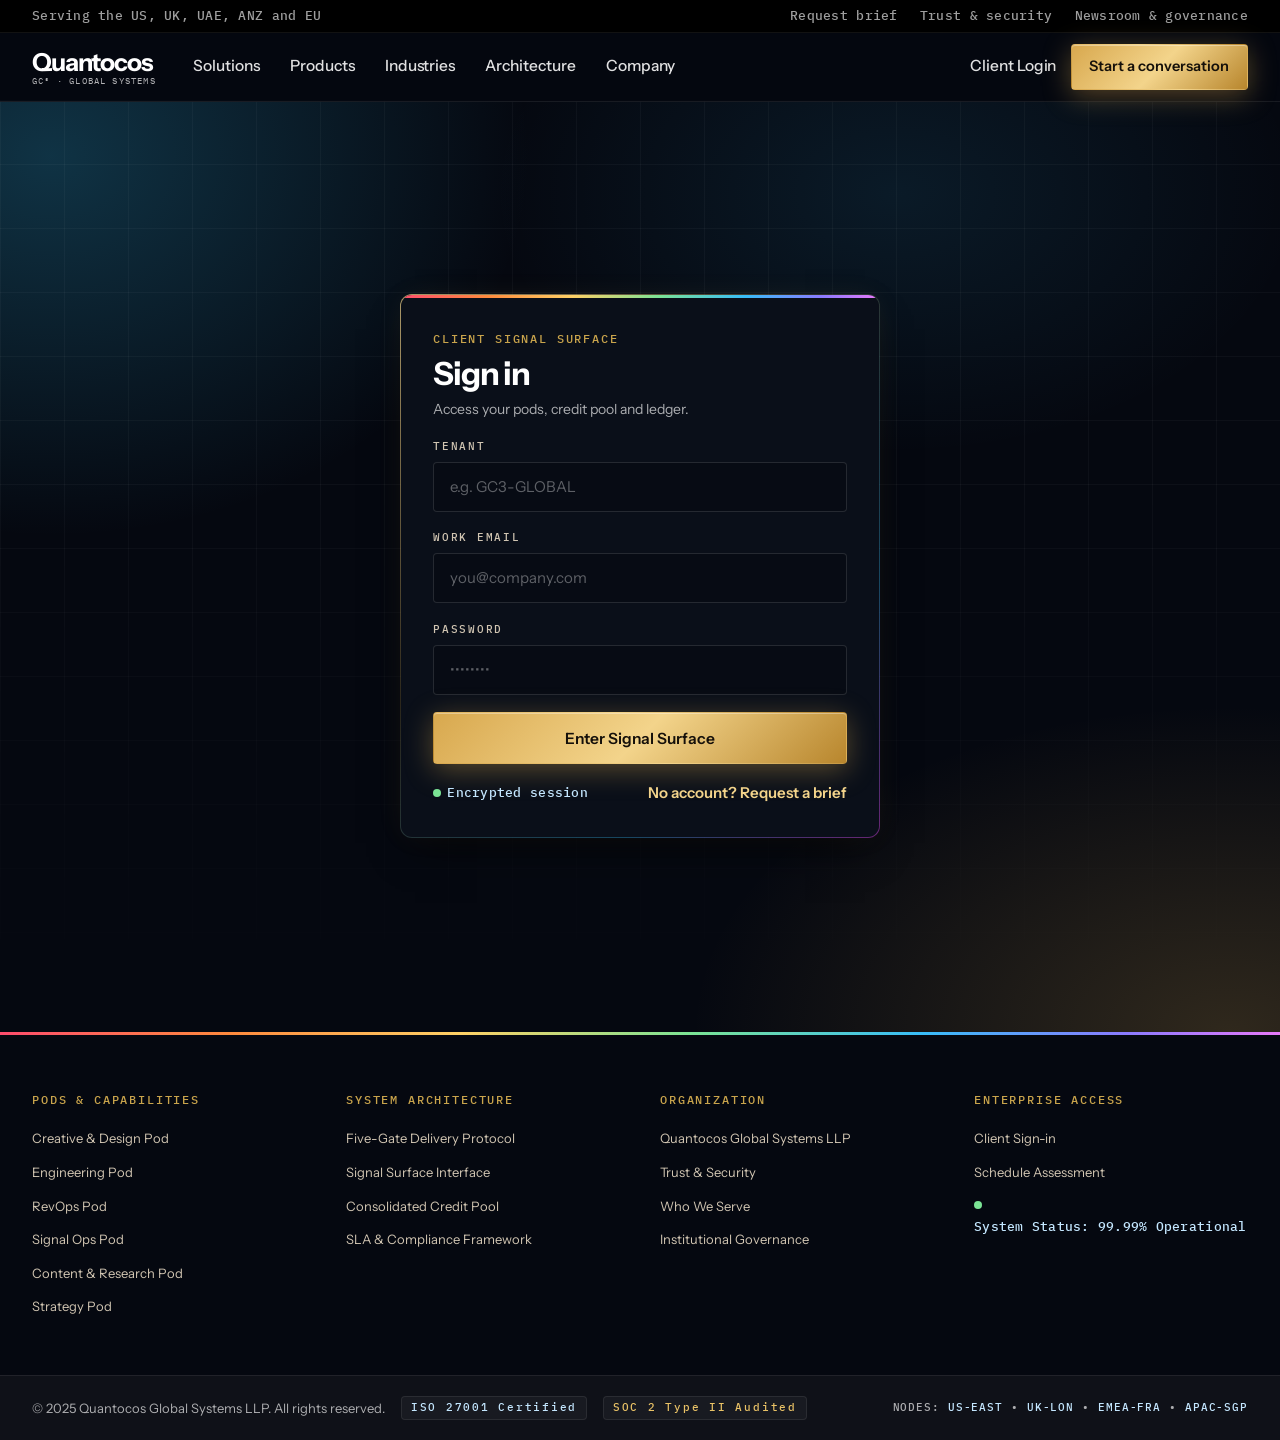
<file: login.html>
<!DOCTYPE html>
<html lang="en"><head><meta charset="utf-8"><meta name="viewport" content="width=device-width, initial-scale=1">
<title>Client Login — GC³ | Quantocos Global Systems</title><meta name="description" content="Sign in to the GC³ Signal Surface."><meta name="theme-color" content="#06060A">
<link rel="preconnect" href="https://fonts.googleapis.com"><link rel="preconnect" href="https://fonts.gstatic.com" crossorigin>
<link href="https://fonts.googleapis.com/css2?family=Instrument+Sans:wght@400;500;600;700&family=IBM+Plex+Mono:wght@400;500&family=Source+Serif+4:ital,wght@0,400;0,500;1,400&display=swap" rel="stylesheet">
<link href="https://fonts.googleapis.com/css2?family=Material+Symbols+Outlined:opsz,wght,FILL,GRAD@24,400,0,0&display=swap" rel="stylesheet">
<link rel="stylesheet" href="assets/site.css"><style>
@media(min-width:1024px){#desk-nav{display:flex!important}#login-link{display:inline-flex!important}#menu-btn{display:none!important}}
@media(max-width:480px){#hdr-cta{padding:.55rem .8rem}}
</style>
<script>document.documentElement.className+=' js'</script></head>
<body><header class="site-header"><div class="util-bar"><div class="wrap row between" style="flex-wrap:nowrap"><span class="mono util-l">Serving the US, UK, UAE, ANZ and EU</span><span class="row mono util-r" style="gap:1.4rem"><a href="request-brief.html">Request brief</a><a href="architecture.html#compliance">Trust &amp; security</a><a href="company.html">Newsroom &amp; governance</a></span></div></div>
<div class="wrap"><div class="bar-row">
<div class="row" style="gap:2.2rem;flex-wrap:nowrap"><a href="index.html" class="logo" aria-label="Quantocos GC3 home"><span class="logo-name">Quantocos</span><span class="logo-sub">GC³ · Global Systems</span></a>
<nav class="row" style="gap:1.6rem;display:none" id="desk-nav" aria-label="Primary"><a class="nav-link" href="index.html">Solutions</a><a class="nav-link" href="products.html">Products</a><a class="nav-link" href="industries.html">Industries</a><a class="nav-link" href="architecture.html">Architecture</a><a class="nav-link" href="company.html">Company</a></nav></div>
<div class="row" style="gap:.75rem;flex-wrap:nowrap"><a class="nav-link" id="login-link" href="login.html" style="display:none">Client Login</a>
<a class="btn btn-primary btn-sm" id="hdr-cta" href="request-brief.html">Start a conversation</a>
<button class="menu-btn" id="menu-btn" aria-label="Menu" aria-expanded="false" aria-controls="mobile-menu"><span class="material-symbols-outlined">menu</span></button></div></div></div>
<div class="mobile-menu" id="mobile-menu"><a class="m-link" href="index.html">Solutions</a><a class="m-link" href="products.html">Products</a><a class="m-link" href="industries.html">Industries</a><a class="m-link" href="architecture.html">Architecture</a><a class="m-link" href="company.html">Company</a><a class="m-link" href="login.html">Client Login</a></div></header><main><section class="hero" style="min-height:calc(100vh - 4rem);display:grid;place-items:center;padding-block:3rem"><div class="grid-bg" style="position:absolute;inset:0"></div><div class="wrap" style="width:100%;max-width:30rem"><div class="cockpit reveal"><div class="spectrum-line"></div><form data-demo style="padding:2rem;display:grid;gap:1.1rem">
<div><span class="eyebrow">Client Signal Surface</span><h1 class="t-xl mt-1" style="font-size:2rem">Sign in</h1><p class="muted" style="margin:.4rem 0 0;font-size:14px">Access your pods, credit pool and ledger.</p></div>
<label class="field"><span>Tenant</span><input class="input" placeholder="e.g. GC3-GLOBAL" autocomplete="organization"></label>
<label class="field"><span>Work email</span><input class="input" type="email" required placeholder="you@company.com" autocomplete="email"></label>
<label class="field"><span>Password</span><input class="input" type="password" required placeholder="••••••••" autocomplete="current-password"></label>
<button class="btn btn-primary" type="submit">Enter Signal Surface</button>
<p class="notice" role="status">Sign-in is not connected on this static preview. Connect your authentication provider to enable it.</p>
<div class="row between" style="font-size:13px"><span class="row mono tag-ice" style="gap:.4rem"><span class="dot pulse"></span>Encrypted session</span><a class="link-arrow" href="request-brief.html">No account? Request a brief</a></div></form></div></div></section></main><footer class="site-footer bg-void"><div class="spectrum-line"></div><div class="wrap section" style="padding-block:3.5rem"><div class="grid g4" style="gap:2.5rem">
<div><span class="eyebrow mb-2">Pods &amp; Capabilities</span><ul style="list-style:none;padding:0;margin:0;display:grid;gap:.5rem"><li><a href="products.html#pods">Creative &amp; Design Pod</a></li><li><a href="products.html#pods">Engineering Pod</a></li><li><a href="products.html#pods">RevOps Pod</a></li><li><a href="products.html#pods">Signal Ops Pod</a></li><li><a href="products.html#pods">Content &amp; Research Pod</a></li><li><a href="products.html#pods">Strategy Pod</a></li></ul></div>
<div><span class="eyebrow mb-2">System Architecture</span><ul style="list-style:none;padding:0;margin:0;display:grid;gap:.5rem"><li><a href="architecture.html#gates">Five-Gate Delivery Protocol</a></li><li><a href="products.html#signal-surface">Signal Surface Interface</a></li><li><a href="products.html#credit-pool">Consolidated Credit Pool</a></li><li><a href="architecture.html#compliance">SLA &amp; Compliance Framework</a></li></ul></div>
<div><span class="eyebrow mb-2">Organization</span><ul style="list-style:none;padding:0;margin:0;display:grid;gap:.5rem"><li><a href="company.html">Quantocos Global Systems LLP</a></li><li><a href="company.html#trust">Trust &amp; Security</a></li><li><a href="industries.html">Who We Serve</a></li><li><a href="company.html#governance">Institutional Governance</a></li></ul></div>
<div><span class="eyebrow mb-2">Enterprise Access</span><ul style="list-style:none;padding:0;margin:0;display:grid;gap:.5rem"><li><a href="login.html">Client Sign-in</a></li><li><a href="request-brief.html">Schedule Assessment</a></li><li class="row mono" style="gap:.5rem;padding-top:.5rem;color:#c4e7ff;font-size:13px"><span class="dot pulse"></span>System Status: 99.99% Operational</li></ul></div>
</div></div>
<div style="border-top:1px solid rgba(53,52,58,.5);background:rgba(27,27,32,.5)"><div class="wrap row between" style="padding-block:1.25rem;gap:1rem"><div class="row muted" style="font-size:13px;gap:1rem"><span>© 2025 Quantocos Global Systems LLP. All rights reserved.</span><span class="chip tag-ice">ISO 27001 Certified</span><span class="chip tag-gold">SOC 2 Type II Audited</span></div>
<div class="row mono muted" style="font-size:11px;letter-spacing:.08em;gap:.5rem">NODES: <span class="tag-ice">US-EAST</span>•<span class="tag-ice">UK-LON</span>•<span class="tag-ice">EMEA-FRA</span>•<span class="tag-ice">APAC-SGP</span></div></div></div></footer><script src="assets/site.js"></script></body></html>
</file>
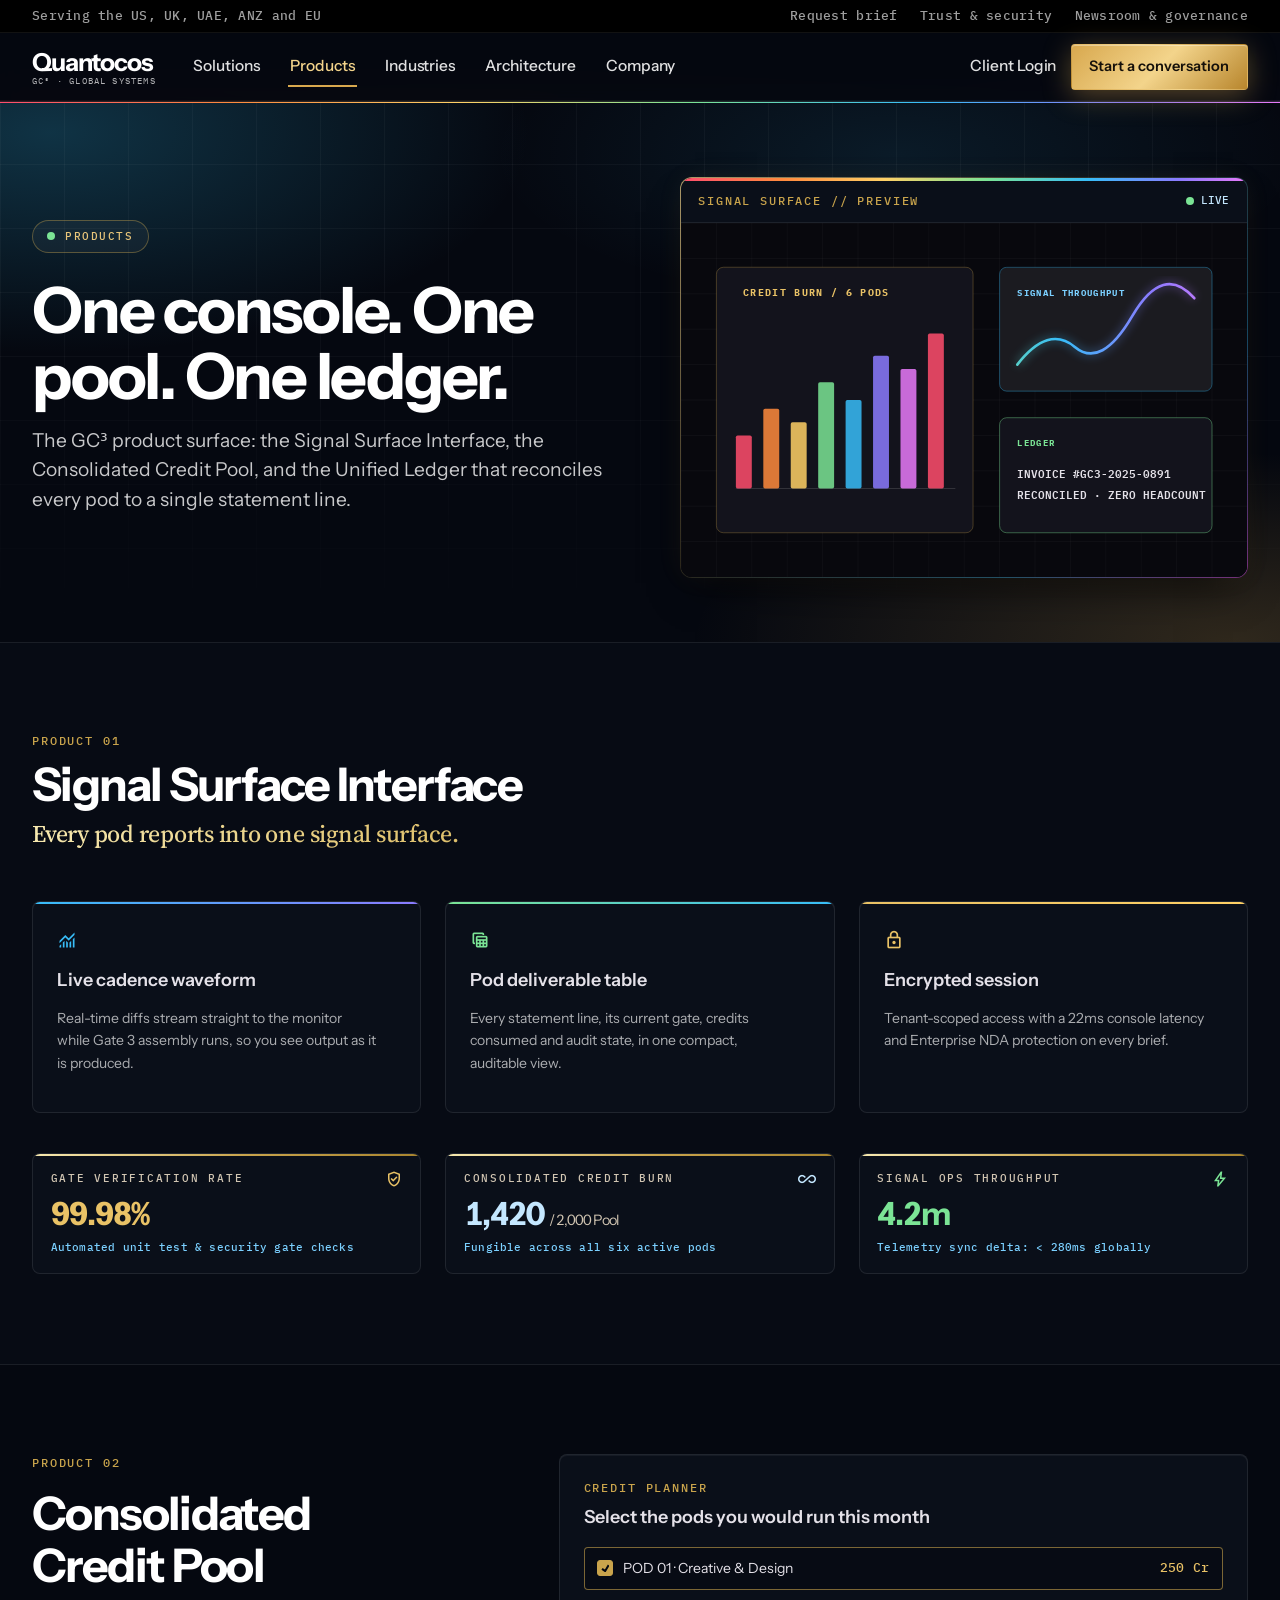
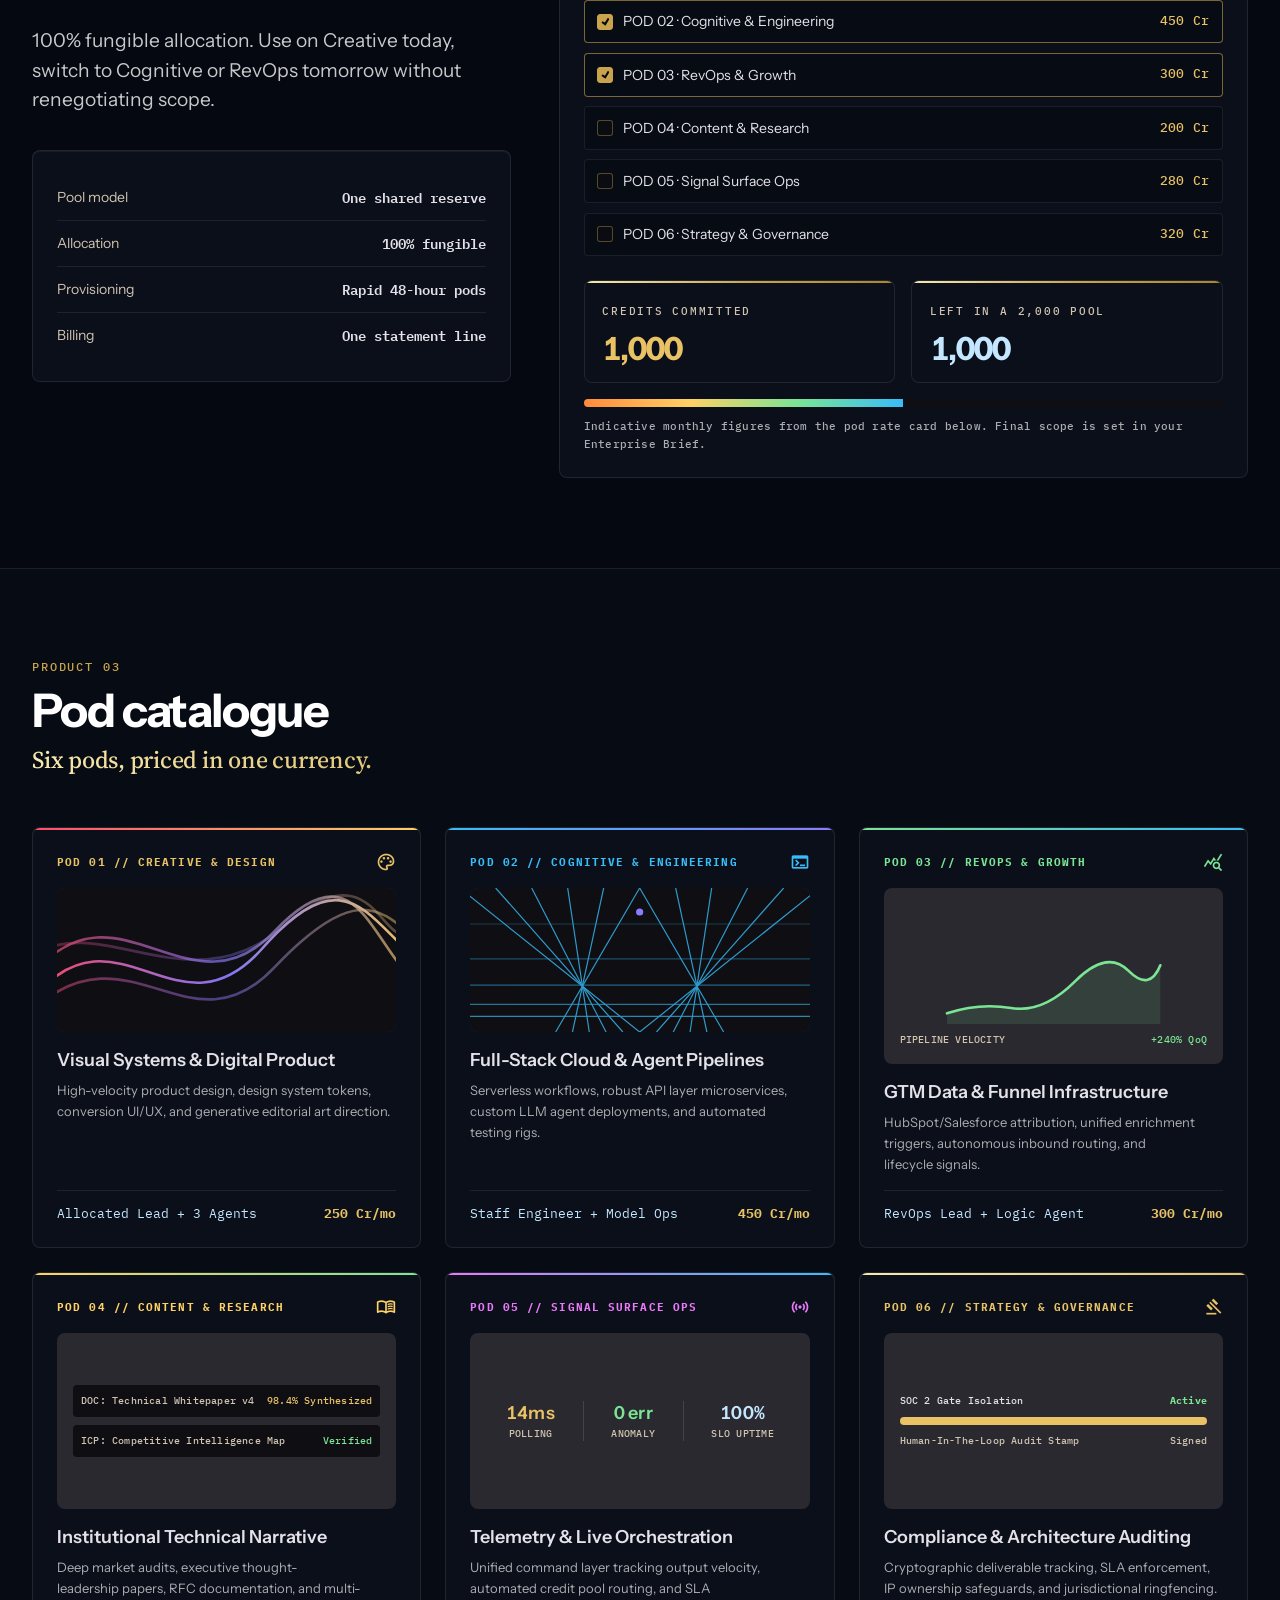
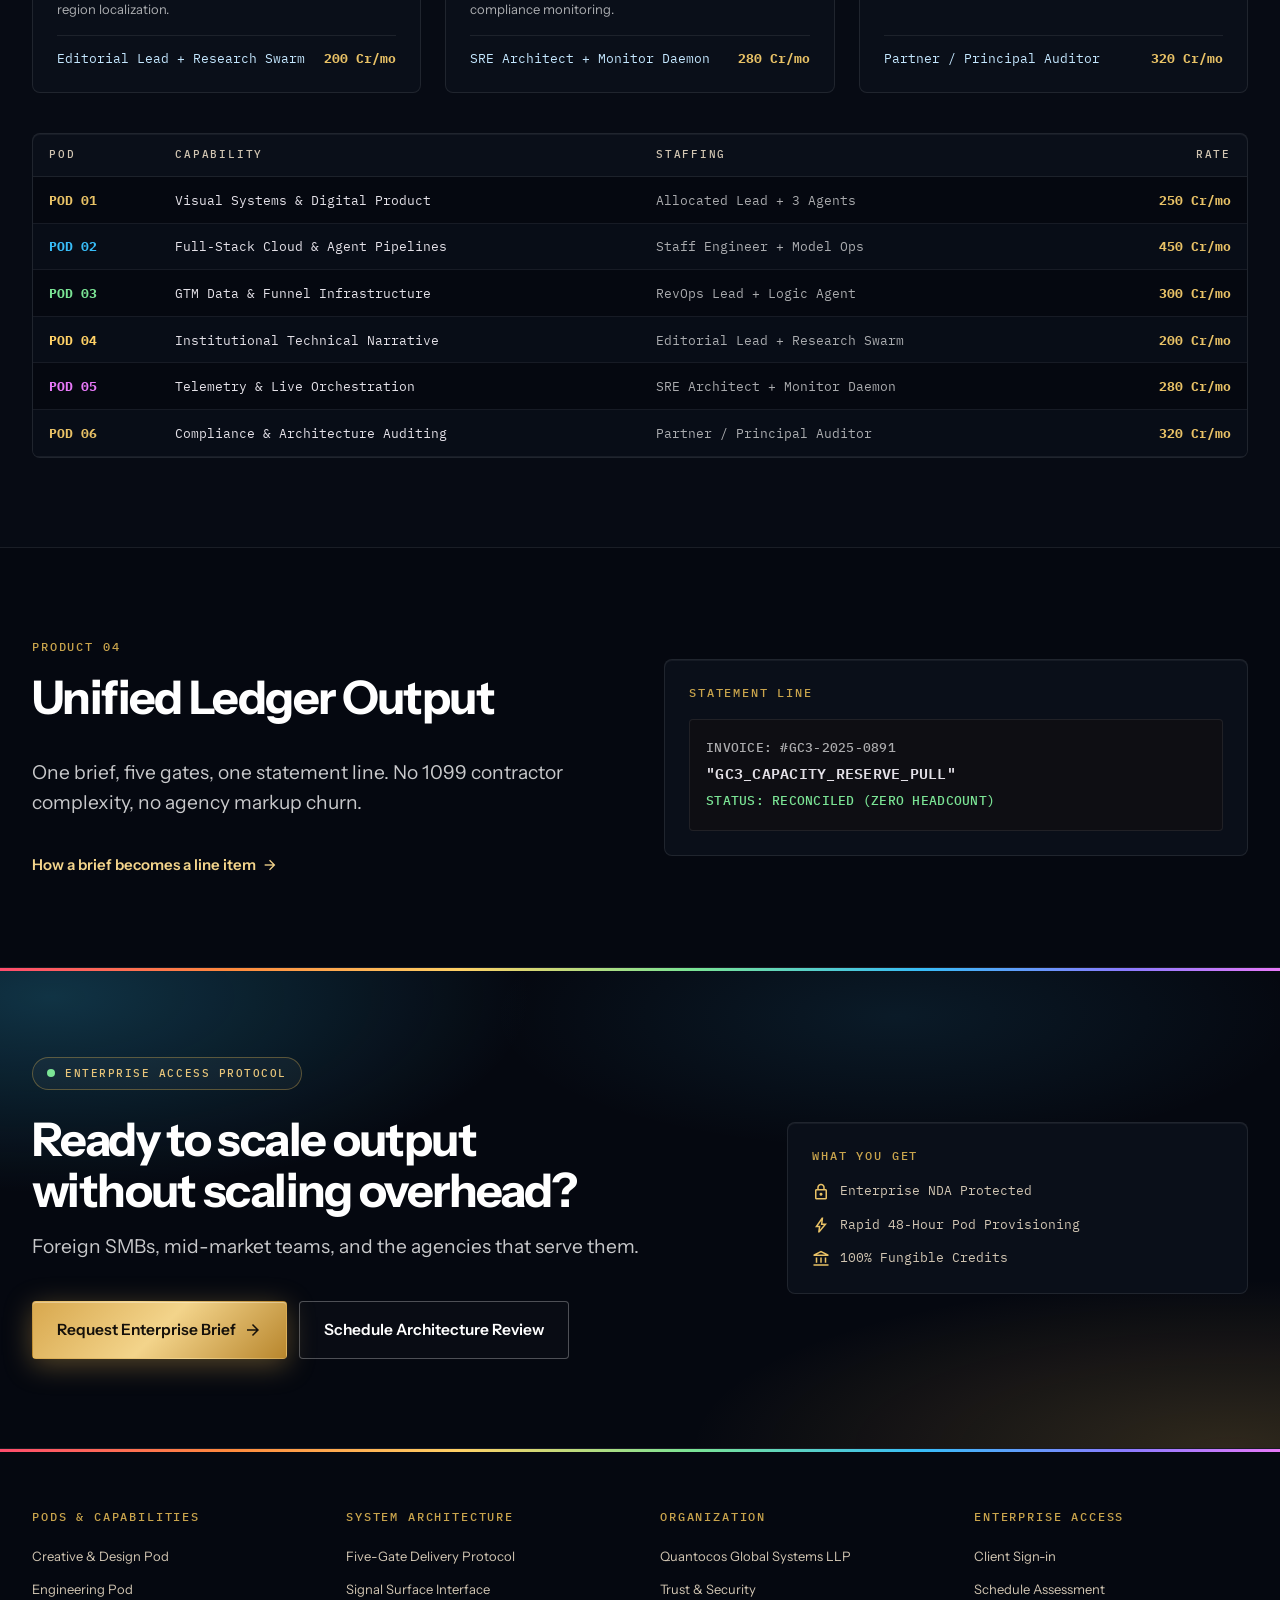
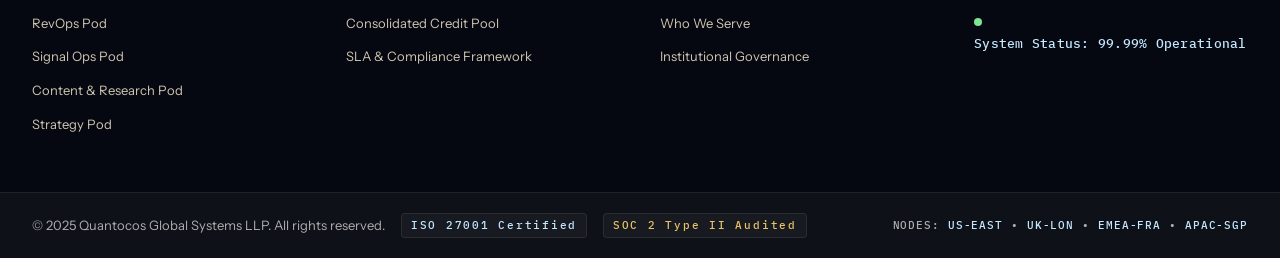
<file: products.html>
<!DOCTYPE html>
<html lang="en"><head><meta charset="utf-8"><meta name="viewport" content="width=device-width, initial-scale=1">
<title>Products — GC³ | Quantocos Global Systems</title><meta name="description" content="Signal Surface Interface, Consolidated Credit Pool, pod catalogue and Unified Ledger from GC³."><meta name="theme-color" content="#06060A">
<link rel="preconnect" href="https://fonts.googleapis.com"><link rel="preconnect" href="https://fonts.gstatic.com" crossorigin>
<link href="https://fonts.googleapis.com/css2?family=Instrument+Sans:wght@400;500;600;700&family=IBM+Plex+Mono:wght@400;500&family=Source+Serif+4:ital,wght@0,400;0,500;1,400&display=swap" rel="stylesheet">
<link href="https://fonts.googleapis.com/css2?family=Material+Symbols+Outlined:opsz,wght,FILL,GRAD@24,400,0,0&display=swap" rel="stylesheet">
<link rel="stylesheet" href="assets/site.css"><style>
@media(min-width:1024px){#desk-nav{display:flex!important}#login-link{display:inline-flex!important}#menu-btn{display:none!important}}
@media(max-width:480px){#hdr-cta{padding:.55rem .8rem}}
</style>
<script>document.documentElement.className+=' js'</script></head>
<body><header class="site-header"><div class="util-bar"><div class="wrap row between" style="flex-wrap:nowrap"><span class="mono util-l">Serving the US, UK, UAE, ANZ and EU</span><span class="row mono util-r" style="gap:1.4rem"><a href="request-brief.html">Request brief</a><a href="architecture.html#compliance">Trust &amp; security</a><a href="company.html">Newsroom &amp; governance</a></span></div></div>
<div class="wrap"><div class="bar-row">
<div class="row" style="gap:2.2rem;flex-wrap:nowrap"><a href="index.html" class="logo" aria-label="Quantocos GC3 home"><span class="logo-name">Quantocos</span><span class="logo-sub">GC³ · Global Systems</span></a>
<nav class="row" style="gap:1.6rem;display:none" id="desk-nav" aria-label="Primary"><a class="nav-link" href="index.html">Solutions</a><a class="nav-link" href="products.html" aria-current="page">Products</a><a class="nav-link" href="industries.html">Industries</a><a class="nav-link" href="architecture.html">Architecture</a><a class="nav-link" href="company.html">Company</a></nav></div>
<div class="row" style="gap:.75rem;flex-wrap:nowrap"><a class="nav-link" id="login-link" href="login.html" style="display:none">Client Login</a>
<a class="btn btn-primary btn-sm" id="hdr-cta" href="request-brief.html">Start a conversation</a>
<button class="menu-btn" id="menu-btn" aria-label="Menu" aria-expanded="false" aria-controls="mobile-menu"><span class="material-symbols-outlined">menu</span></button></div></div></div>
<div class="mobile-menu" id="mobile-menu"><a class="m-link" href="index.html">Solutions</a><a class="m-link" href="products.html" aria-current="page">Products</a><a class="m-link" href="industries.html">Industries</a><a class="m-link" href="architecture.html">Architecture</a><a class="m-link" href="company.html">Company</a><a class="m-link" href="login.html">Client Login</a></div></header><main><section class="hero qpage-hero"><div class="grid-bg" style="position:absolute;inset:0"></div><div class="spectrum-line" style="position:absolute;top:0;left:0;right:0"></div><div class="wrap"><div class="hero-grid"><div class="hero-copy"><span class="pill reveal"><span class="dot pulse"></span>Products</span><h1 class="t-page reveal">One console. One pool. One ledger.</h1><p class="lead mt-2 reveal maxw-md">The GC³ product surface: the Signal Surface Interface, the Consolidated Credit Pool, and the Unified Ledger that reconciles every pod to a single statement line.</p></div><div class="hero-art reveal"><div class="cockpit"><div class="spectrum-line"></div><div class="row between" style="padding:.7rem 1.1rem;border-bottom:1px solid var(--line)"><span class="eyebrow">Signal surface // preview</span><span class="row mono tag-ice" style="gap:.4rem;font-size:11px"><span class="dot pulse"></span>LIVE</span></div><div class="cockpit-stage" style="aspect-ratio:16/10"><svg viewBox="0 0 640 400" preserveAspectRatio="xMidYMid slice" aria-hidden="true"><defs><linearGradient id="sg" gradientUnits="userSpaceOnUse" x1="0" x2="640" y1="0" y2="0"><stop offset="0.00" stop-color="#FF4D6D"/><stop offset="0.17" stop-color="#FF8A3D"/><stop offset="0.33" stop-color="#FFD166"/><stop offset="0.50" stop-color="#7BE495"/><stop offset="0.67" stop-color="#38BDF8"/><stop offset="0.83" stop-color="#8B7BFF"/><stop offset="1.00" stop-color="#E879F9"/></linearGradient><linearGradient id="gd" x1="0" x2="1"><stop offset="0" stop-color="#F7E9B0"/><stop offset="1" stop-color="#A9852F"/></linearGradient><filter id="bl"><feGaussianBlur stdDeviation="5"/></filter></defs><rect width="640" height="400" fill="#08080d"/><g stroke="rgba(255,255,255,.04)"><path d="M0 0V400"/><path d="M40 0V400"/><path d="M80 0V400"/><path d="M120 0V400"/><path d="M160 0V400"/><path d="M200 0V400"/><path d="M240 0V400"/><path d="M280 0V400"/><path d="M320 0V400"/><path d="M360 0V400"/><path d="M400 0V400"/><path d="M440 0V400"/><path d="M480 0V400"/><path d="M520 0V400"/><path d="M560 0V400"/><path d="M600 0V400"/><path d="M0 0H640"/><path d="M0 40H640"/><path d="M0 80H640"/><path d="M0 120H640"/><path d="M0 160H640"/><path d="M0 200H640"/><path d="M0 240H640"/><path d="M0 280H640"/><path d="M0 320H640"/><path d="M0 360H640"/></g>
<rect x="40" y="50" width="290" height="300" rx="8" fill="#13131C" stroke="rgba(201,164,76,.35)"/><text x="70" y="82" font-family="IBM Plex Mono, monospace" font-size="11" font-weight="700" letter-spacing="1.5" fill="#e9c266">CREDIT BURN / 6 PODS</text>
<path d="M62 300H310" stroke="rgba(255,255,255,.15)"/><rect x="62" y="240" width="18" height="60" rx="2" fill="#FF4D6D" opacity=".85"/><rect x="93" y="210" width="18" height="90" rx="2" fill="#FF8A3D" opacity=".85"/><rect x="124" y="225" width="18" height="75" rx="2" fill="#FFD166" opacity=".85"/><rect x="155" y="180" width="18" height="120" rx="2" fill="#7BE495" opacity=".85"/><rect x="186" y="200" width="18" height="100" rx="2" fill="#38BDF8" opacity=".85"/><rect x="217" y="150" width="18" height="150" rx="2" fill="#8B7BFF" opacity=".85"/><rect x="248" y="165" width="18" height="135" rx="2" fill="#E879F9" opacity=".85"/><rect x="279" y="125" width="18" height="175" rx="2" fill="#FF4D6D" opacity=".85"/>
<rect x="360" y="50" width="240" height="140" rx="8" fill="#1b1b20" stroke="rgba(56,189,248,.4)"/><text x="380" y="82" font-family="IBM Plex Mono, monospace" font-size="10" font-weight="700" letter-spacing="1.5" fill="#7bd0ff">SIGNAL THROUGHPUT</text>
<path d="M380 160Q415 115 445 140T510 105T580 85" fill="none" stroke="url(#sg)" stroke-width="3" stroke-linecap="round"/><path d="M380 160Q415 115 445 140T510 105T580 85" fill="none" stroke="url(#sg)" stroke-width="8" opacity=".25" filter="url(#bl)"/>
<rect x="360" y="220" width="240" height="130" rx="8" fill="#13131C" stroke="rgba(123,228,149,.45)"/><text x="380" y="252" font-family="IBM Plex Mono, monospace" font-size="10" font-weight="700" letter-spacing="1.5" fill="#7BE495">LEDGER</text><text x="380" y="288" font-family="IBM Plex Mono, monospace" font-size="12" font-weight="600" fill="#e4e1e8">INVOICE #GC3-2025-0891</text><text x="380" y="312" font-family="IBM Plex Mono, monospace" font-size="12" font-weight="600" fill="#e4e1e8">RECONCILED · ZERO HEADCOUNT</text></svg></div></div></div></div></div></section>
<section class="section bg-band bordered-y" id="signal-surface"><div class="wrap">
<div class="sec-head reveal"><div><span class="eyebrow">Product 01</span><h2 class="t-xl mt-1">Signal Surface Interface</h2><p class="t-md gold-text mt-1" style="font-weight:500">Every pod reports into one signal surface.</p></div></div>
<div class="grid g3">
<div class="card lift reveal"><span class="topline" style="background:linear-gradient(90deg,#38BDF8,#8B7BFF)"></span><span class="material-symbols-outlined tag-c ico">monitoring</span><h3 class="t-sm mt-2">Live cadence waveform</h3><p class="muted" style="font-size:14px">Real-time diffs stream straight to the monitor while Gate 3 assembly runs, so you see output as it is produced.</p></div>
<div class="card lift reveal"><span class="topline" style="background:linear-gradient(90deg,#7BE495,#38BDF8)"></span><span class="material-symbols-outlined tag-g ico">table_view</span><h3 class="t-sm mt-2">Pod deliverable table</h3><p class="muted" style="font-size:14px">Every statement line, its current gate, credits consumed and audit state, in one compact, auditable view.</p></div>
<div class="card lift reveal"><span class="topline" style="background:linear-gradient(90deg,#e9c266,#FFD166)"></span><span class="material-symbols-outlined tag-gold ico">lock</span><h3 class="t-sm mt-2">Encrypted session</h3><p class="muted" style="font-size:14px">Tenant-scoped access with a 22ms console latency and Enterprise NDA protection on every brief.</p></div></div>
<div class="grid g-tiles mt-4"><div class="tile"><div class="row between" style="flex-wrap:nowrap"><span class="cap">Gate Verification Rate</span><span class="material-symbols-outlined tag-gold" style="font-size:18px">verified_user</span></div><div class="num tag-gold mt-1">99.98%</div><div class="mono mt-1" style="font-size:11px;color:#7bd0ff">Automated unit test &amp; security gate checks</div></div><div class="tile"><div class="row between" style="flex-wrap:nowrap"><span class="cap">Consolidated Credit Burn</span><span class="material-symbols-outlined tag-ice" style="font-size:18px">all_inclusive</span></div><div class="num tag-ice mt-1">1,420 <span style="font-size:.9rem;font-weight:400;color:#d1c5b2">/ 2,000 Pool</span></div><div class="mono mt-1" style="font-size:11px;color:#7bd0ff">Fungible across all six active pods</div></div><div class="tile"><div class="row between" style="flex-wrap:nowrap"><span class="cap">Signal Ops Throughput</span><span class="material-symbols-outlined tag-g" style="font-size:18px">bolt</span></div><div class="num tag-g mt-1">4.2m</div><div class="mono mt-1" style="font-size:11px;color:#7bd0ff">Telemetry sync delta: &lt; 280ms globally</div></div></div></div></section>

<section class="section bg-void" id="credit-pool"><div class="wrap"><div class="grid split" style="gap:3rem;align-items:start">
<div class="s5 col reveal" style="gap:1rem"><span class="eyebrow">Product 02</span><h2 class="t-xl">Consolidated Credit Pool</h2><p class="lead">100% fungible allocation. Use on Creative today, switch to Cognitive or RevOps tomorrow without renegotiating scope.</p>
<div class="card"><div class="kv"><span>Pool model</span><span>One shared reserve</span></div><div class="kv"><span>Allocation</span><span>100% fungible</span></div><div class="kv"><span>Provisioning</span><span>Rapid 48-hour pods</span></div><div class="kv"><span>Billing</span><span>One statement line</span></div></div></div>
<div class="s7 reveal"><div class="card" id="planner" data-pool="2000"><span class="eyebrow">Credit planner</span><h3 class="t-sm mt-1 mb-2">Select the pods you would run this month</h3>
<div class="grid" style="gap:.6rem"><label class="check"><input type="checkbox" value="250" checked><span style="flex:1">POD 01 · Creative &amp; Design</span><span class="mono tag-gold">250 Cr</span></label><label class="check"><input type="checkbox" value="450" checked><span style="flex:1">POD 02 · Cognitive &amp; Engineering</span><span class="mono tag-gold">450 Cr</span></label><label class="check"><input type="checkbox" value="300" checked><span style="flex:1">POD 03 · RevOps &amp; Growth</span><span class="mono tag-gold">300 Cr</span></label><label class="check"><input type="checkbox" value="200" ><span style="flex:1">POD 04 · Content &amp; Research</span><span class="mono tag-gold">200 Cr</span></label><label class="check"><input type="checkbox" value="280" ><span style="flex:1">POD 05 · Signal Surface Ops</span><span class="mono tag-gold">280 Cr</span></label><label class="check"><input type="checkbox" value="320" ><span style="flex:1">POD 06 · Strategy &amp; Governance</span><span class="mono tag-gold">320 Cr</span></label></div>
<div class="grid mt-3" style="grid-template-columns:repeat(2,minmax(0,1fr));gap:1rem"><div class="tile"><span class="cap">Credits committed</span><div class="num tag-gold mt-1" id="plan-total">0</div></div><div class="tile"><span class="cap">Left in a 2,000 pool</span><div class="num tag-ice mt-1" id="plan-left">0</div></div></div>
<div class="bar mt-2"><i id="plan-fill" style="width:0"></i></div><p class="muted mono" style="font-size:11px;margin:.7rem 0 0">Indicative monthly figures from the pod rate card below. Final scope is set in your Enterprise Brief.</p></div></div>
</div></div></section>

<section class="section bg-band bordered-y" id="pods"><div class="wrap">
<div class="sec-head reveal"><div><span class="eyebrow">Product 03</span><h2 class="t-xl mt-1">Pod catalogue</h2><p class="t-md gold-text mt-1" style="font-weight:500">Six pods, priced in one currency.</p></div></div>
<div class="grid g3"><article class="card lift reveal col" style="transition-delay:0ms"><span class="topline" style="background:linear-gradient(90deg,#FF4D6D,#FFD166)"></span>
<div class="row between mb-2" style="flex-wrap:nowrap"><span class="mono tag-gold" style="font-size:11px;font-weight:700;letter-spacing:.1em">POD 01 // CREATIVE &amp; DESIGN</span><span class="material-symbols-outlined ico tag-gold">palette</span></div>
<div class="pod-art" style="padding:0"><svg viewBox="0 0 300 120" preserveAspectRatio="xMidYMid slice" aria-hidden="true"><defs><linearGradient id="rb" x1="0" x2="1"><stop offset="0" stop-color="#FF4D6D"/><stop offset=".5" stop-color="#8B7BFF"/><stop offset="1" stop-color="#FFD166"/></linearGradient></defs><rect width="300" height="120" fill="#0e0e13"/><g fill="none" stroke="url(#rb)" stroke-width="2.2" stroke-linecap="round" opacity=".95"><path d="M-10 90C60 10 110 130 180 50S270 30 310 60"/><path d="M-10 70C60 -10 120 110 190 36S270 50 310 80" opacity=".7"/><path d="M-10 100C70 30 120 140 190 66S280 20 310 44" opacity=".5"/><path d="M-10 55C50 20 120 100 200 30S280 70 310 30" opacity=".35"/></g></svg></div><h3 class="t-sm" style="margin-bottom:.4rem">Visual Systems &amp; Digital Product</h3>
<p class="muted" style="font-size:13px;margin:0 0 1rem">High-velocity product design, design system tokens, conversion UI/UX, and generative editorial art direction.</p>
<div class="pod-foot"><span>Allocated Lead + 3 Agents</span><b>250 Cr/mo</b></div></article><article class="card lift reveal col" style="transition-delay:80ms"><span class="topline" style="background:linear-gradient(90deg,#38BDF8,#8B7BFF)"></span>
<div class="row between mb-2" style="flex-wrap:nowrap"><span class="mono tag-c" style="font-size:11px;font-weight:700;letter-spacing:.1em">POD 02 // COGNITIVE &amp; ENGINEERING</span><span class="material-symbols-outlined ico tag-c">terminal</span></div>
<div class="pod-art" style="padding:0"><svg viewBox="0 0 300 120" preserveAspectRatio="xMidYMid slice" aria-hidden="true"><rect width="300" height="120" fill="#0e0e13"/><g stroke="#38BDF8" stroke-width="1" fill="none" opacity=".8"><path d="M150 120L0 0M150 120L300 0" /><path d="M136 120L30 0M164 120L270 0" /><path d="M122 120L60 0M178 120L240 0" /><path d="M108 120L90 0M192 120L210 0" /><path d="M94 120L120 0M206 120L180 0" /><path d="M80 120L150 0M220 120L150 0" /><path d="M0 107H300" opacity="0.87"/><path d="M0 97H300" opacity="0.74"/><path d="M0 81H300" opacity="0.61"/><path d="M0 59H300" opacity="0.48"/><path d="M0 30H300" opacity="0.35"/><path d="M0 -5H300" opacity="0.22"/></g><circle cx="150" cy="20" r="3" fill="#8B7BFF"/></svg></div><h3 class="t-sm" style="margin-bottom:.4rem">Full-Stack Cloud &amp; Agent Pipelines</h3>
<p class="muted" style="font-size:13px;margin:0 0 1rem">Serverless workflows, robust API layer microservices, custom LLM agent deployments, and automated testing rigs.</p>
<div class="pod-foot"><span>Staff Engineer + Model Ops</span><b>450 Cr/mo</b></div></article><article class="card lift reveal col" style="transition-delay:160ms"><span class="topline" style="background:linear-gradient(90deg,#7BE495,#38BDF8)"></span>
<div class="row between mb-2" style="flex-wrap:nowrap"><span class="mono tag-g" style="font-size:11px;font-weight:700;letter-spacing:.1em">POD 03 // REVOPS &amp; GROWTH</span><span class="material-symbols-outlined ico tag-g">query_stats</span></div>
<div class="pod-art" style="justify-content:flex-end"><svg viewBox="0 0 200 60" style="height:4rem" fill="none" stroke="#7BE495" aria-hidden="true"><path d="M0 50Q30 40 60 45T120 20T170 10T200 5" stroke-linecap="round" stroke-width="2.5"/><path d="M0 50Q30 40 60 45T120 20T170 10T200 5L200 60L0 60Z" fill="#7BE495" fill-opacity=".12" stroke="none"/></svg><div class="row between mono" style="font-size:10px;color:#d1c5b2"><span>PIPELINE VELOCITY</span><span class="tag-g">+240% QoQ</span></div></div><h3 class="t-sm" style="margin-bottom:.4rem">GTM Data &amp; Funnel Infrastructure</h3>
<p class="muted" style="font-size:13px;margin:0 0 1rem">HubSpot/Salesforce attribution, unified enrichment triggers, autonomous inbound routing, and lifecycle signals.</p>
<div class="pod-foot"><span>RevOps Lead + Logic Agent</span><b>300 Cr/mo</b></div></article><article class="card lift reveal col" style="transition-delay:0ms"><span class="topline" style="background:linear-gradient(90deg,#FFD166,#7BE495)"></span>
<div class="row between mb-2" style="flex-wrap:nowrap"><span class="mono tag-y" style="font-size:11px;font-weight:700;letter-spacing:.1em">POD 04 // CONTENT &amp; RESEARCH</span><span class="material-symbols-outlined ico tag-y">menu_book</span></div>
<div class="pod-art mono" style="font-size:11px"><div class="row between" style="flex-wrap:nowrap;padding:.5rem;border-radius:4px;background:#0e0e13;color:#d1c5b2"><span>DOC: Technical Whitepaper v4</span><span class="tag-gold">98.4% Synthesized</span></div><div class="row between" style="flex-wrap:nowrap;padding:.5rem;border-radius:4px;background:#0e0e13;color:#d1c5b2"><span>ICP: Competitive Intelligence Map</span><span class="tag-g">Verified</span></div></div><h3 class="t-sm" style="margin-bottom:.4rem">Institutional Technical Narrative</h3>
<p class="muted" style="font-size:13px;margin:0 0 1rem">Deep market audits, executive thought-leadership papers, RFC documentation, and multi-region localization.</p>
<div class="pod-foot"><span>Editorial Lead + Research Swarm</span><b>200 Cr/mo</b></div></article><article class="card lift reveal col" style="transition-delay:80ms"><span class="topline" style="background:linear-gradient(90deg,#E879F9,#38BDF8)"></span>
<div class="row between mb-2" style="flex-wrap:nowrap"><span class="mono tag-m" style="font-size:11px;font-weight:700;letter-spacing:.1em">POD 05 // SIGNAL SURFACE OPS</span><span class="material-symbols-outlined ico tag-m">sensors</span></div>
<div class="pod-art" style="flex-direction:row;justify-content:space-around;align-items:center"><div class="center mono"><div class="t-sm tag-gold">14ms</div><div style="font-size:10px;color:#d1c5b2">POLLING</div></div><span style="width:1px;height:40px;background:rgba(255,255,255,.12)"></span><div class="center mono"><div class="t-sm tag-g">0 err</div><div style="font-size:10px;color:#d1c5b2">ANOMALY</div></div><span style="width:1px;height:40px;background:rgba(255,255,255,.12)"></span><div class="center mono"><div class="t-sm tag-ice">100%</div><div style="font-size:10px;color:#d1c5b2">SLO UPTIME</div></div></div><h3 class="t-sm" style="margin-bottom:.4rem">Telemetry &amp; Live Orchestration</h3>
<p class="muted" style="font-size:13px;margin:0 0 1rem">Unified command layer tracking output velocity, automated credit pool routing, and SLA compliance monitoring.</p>
<div class="pod-foot"><span>SRE Architect + Monitor Daemon</span><b>280 Cr/mo</b></div></article><article class="card lift reveal col" style="transition-delay:160ms"><span class="topline" style="background:linear-gradient(90deg,#F7E9B0,#E2C674)"></span>
<div class="row between mb-2" style="flex-wrap:nowrap"><span class="mono tag-gold" style="font-size:11px;font-weight:700;letter-spacing:.1em">POD 06 // STRATEGY &amp; GOVERNANCE</span><span class="material-symbols-outlined ico tag-gold">gavel</span></div>
<div class="pod-art mono" style="font-size:11px"><div class="row between" style="flex-wrap:nowrap"><span>SOC 2 Gate Isolation</span><span class="tag-g" style="font-weight:700">Active</span></div><div class="bar"><i style="width:100%;background:#e9c266"></i></div><div class="row between" style="flex-wrap:nowrap;font-size:10px;color:#d1c5b2"><span>Human-In-The-Loop Audit Stamp</span><span>Signed</span></div></div><h3 class="t-sm" style="margin-bottom:.4rem">Compliance &amp; Architecture Auditing</h3>
<p class="muted" style="font-size:13px;margin:0 0 1rem">Cryptographic deliverable tracking, SLA enforcement, IP ownership safeguards, and jurisdictional ringfencing.</p>
<div class="pod-foot"><span>Partner / Principal Auditor</span><b>320 Cr/mo</b></div></article></div>
<div class="card mt-4 reveal" style="padding:0"><div class="scroll-x"><table class="tbl"><thead><tr><th>Pod</th><th>Capability</th><th>Staffing</th><th style="text-align:right">Rate</th></tr></thead><tbody><tr><td class="tag-gold" style="font-weight:700">POD 01</td><td>Visual Systems &amp; Digital Product</td><td class="muted">Allocated Lead + 3 Agents</td><td class="tag-gold" style="text-align:right;font-weight:700">250 Cr/mo</td></tr><tr><td class="tag-c" style="font-weight:700">POD 02</td><td>Full-Stack Cloud &amp; Agent Pipelines</td><td class="muted">Staff Engineer + Model Ops</td><td class="tag-gold" style="text-align:right;font-weight:700">450 Cr/mo</td></tr><tr><td class="tag-g" style="font-weight:700">POD 03</td><td>GTM Data &amp; Funnel Infrastructure</td><td class="muted">RevOps Lead + Logic Agent</td><td class="tag-gold" style="text-align:right;font-weight:700">300 Cr/mo</td></tr><tr><td class="tag-y" style="font-weight:700">POD 04</td><td>Institutional Technical Narrative</td><td class="muted">Editorial Lead + Research Swarm</td><td class="tag-gold" style="text-align:right;font-weight:700">200 Cr/mo</td></tr><tr><td class="tag-m" style="font-weight:700">POD 05</td><td>Telemetry &amp; Live Orchestration</td><td class="muted">SRE Architect + Monitor Daemon</td><td class="tag-gold" style="text-align:right;font-weight:700">280 Cr/mo</td></tr><tr><td class="tag-gold" style="font-weight:700">POD 06</td><td>Compliance &amp; Architecture Auditing</td><td class="muted">Partner / Principal Auditor</td><td class="tag-gold" style="text-align:right;font-weight:700">320 Cr/mo</td></tr></tbody></table></div></div></div></section>

<section class="section bg-void"><div class="wrap"><div class="grid split" style="gap:3rem;align-items:center">
<div class="s6 col reveal" style="gap:1rem"><span class="eyebrow">Product 04</span><h2 class="t-xl">Unified Ledger Output</h2><p class="lead">One brief, five gates, one statement line. No 1099 contractor complexity, no agency markup churn.</p><a class="link-arrow" href="architecture.html#gates">How a brief becomes a line item <span class="material-symbols-outlined" style="font-size:16px">arrow_forward</span></a></div>
<div class="s6 reveal"><div class="card"><span class="eyebrow">Statement line</span><div class="mono mt-2" style="padding:1rem;border-radius:4px;background:#0e0e13;border:1px solid var(--line);line-height:1.9"><div class="muted">INVOICE: #GC3-2025-0891</div><div style="font-weight:600;font-size:15px">"GC3_CAPACITY_RESERVE_PULL"</div><div class="tag-g">STATUS: RECONCILED (ZERO HEADCOUNT)</div></div></div></div></div></div></section>
<section class="section hero bordered-y"><div class="spectrum-line" style="position:absolute;top:0;left:0;right:0"></div><div class="wrap"><div class="cta-split">
<div><span class="pill reveal"><span class="dot"></span>Enterprise Access Protocol</span>
<h2 class="t-xl mt-3 reveal">Ready to scale output without scaling overhead?</h2>
<p class="lead mt-2 reveal">Foreign SMBs, mid-market teams, and the agencies that serve them.</p>
<div class="row mt-4 reveal"><a class="btn btn-primary" href="request-brief.html">Request Enterprise Brief <span class="material-symbols-outlined" style="font-size:18px">arrow_forward</span></a><a class="btn btn-secondary" href="architecture.html">Schedule Architecture Review</a></div></div>
<div class="card reveal"><span class="eyebrow mb-2">What you get</span><div class="trust"><span><span class="material-symbols-outlined tag-gold" style="font-size:18px">lock</span>Enterprise NDA Protected</span><span><span class="material-symbols-outlined tag-gold" style="font-size:18px">bolt</span>Rapid 48-Hour Pod Provisioning</span><span><span class="material-symbols-outlined tag-gold" style="font-size:18px">account_balance</span>100% Fungible Credits</span></div></div>
</div></div></section></main><footer class="site-footer bg-void"><div class="spectrum-line"></div><div class="wrap section" style="padding-block:3.5rem"><div class="grid g4" style="gap:2.5rem">
<div><span class="eyebrow mb-2">Pods &amp; Capabilities</span><ul style="list-style:none;padding:0;margin:0;display:grid;gap:.5rem"><li><a href="products.html#pods">Creative &amp; Design Pod</a></li><li><a href="products.html#pods">Engineering Pod</a></li><li><a href="products.html#pods">RevOps Pod</a></li><li><a href="products.html#pods">Signal Ops Pod</a></li><li><a href="products.html#pods">Content &amp; Research Pod</a></li><li><a href="products.html#pods">Strategy Pod</a></li></ul></div>
<div><span class="eyebrow mb-2">System Architecture</span><ul style="list-style:none;padding:0;margin:0;display:grid;gap:.5rem"><li><a href="architecture.html#gates">Five-Gate Delivery Protocol</a></li><li><a href="products.html#signal-surface">Signal Surface Interface</a></li><li><a href="products.html#credit-pool">Consolidated Credit Pool</a></li><li><a href="architecture.html#compliance">SLA &amp; Compliance Framework</a></li></ul></div>
<div><span class="eyebrow mb-2">Organization</span><ul style="list-style:none;padding:0;margin:0;display:grid;gap:.5rem"><li><a href="company.html">Quantocos Global Systems LLP</a></li><li><a href="company.html#trust">Trust &amp; Security</a></li><li><a href="industries.html">Who We Serve</a></li><li><a href="company.html#governance">Institutional Governance</a></li></ul></div>
<div><span class="eyebrow mb-2">Enterprise Access</span><ul style="list-style:none;padding:0;margin:0;display:grid;gap:.5rem"><li><a href="login.html">Client Sign-in</a></li><li><a href="request-brief.html">Schedule Assessment</a></li><li class="row mono" style="gap:.5rem;padding-top:.5rem;color:#c4e7ff;font-size:13px"><span class="dot pulse"></span>System Status: 99.99% Operational</li></ul></div>
</div></div>
<div style="border-top:1px solid rgba(53,52,58,.5);background:rgba(27,27,32,.5)"><div class="wrap row between" style="padding-block:1.25rem;gap:1rem"><div class="row muted" style="font-size:13px;gap:1rem"><span>© 2025 Quantocos Global Systems LLP. All rights reserved.</span><span class="chip tag-ice">ISO 27001 Certified</span><span class="chip tag-gold">SOC 2 Type II Audited</span></div>
<div class="row mono muted" style="font-size:11px;letter-spacing:.08em;gap:.5rem">NODES: <span class="tag-ice">US-EAST</span>•<span class="tag-ice">UK-LON</span>•<span class="tag-ice">EMEA-FRA</span>•<span class="tag-ice">APAC-SGP</span></div></div></div></footer><script src="assets/site.js"></script></body></html>
</file>
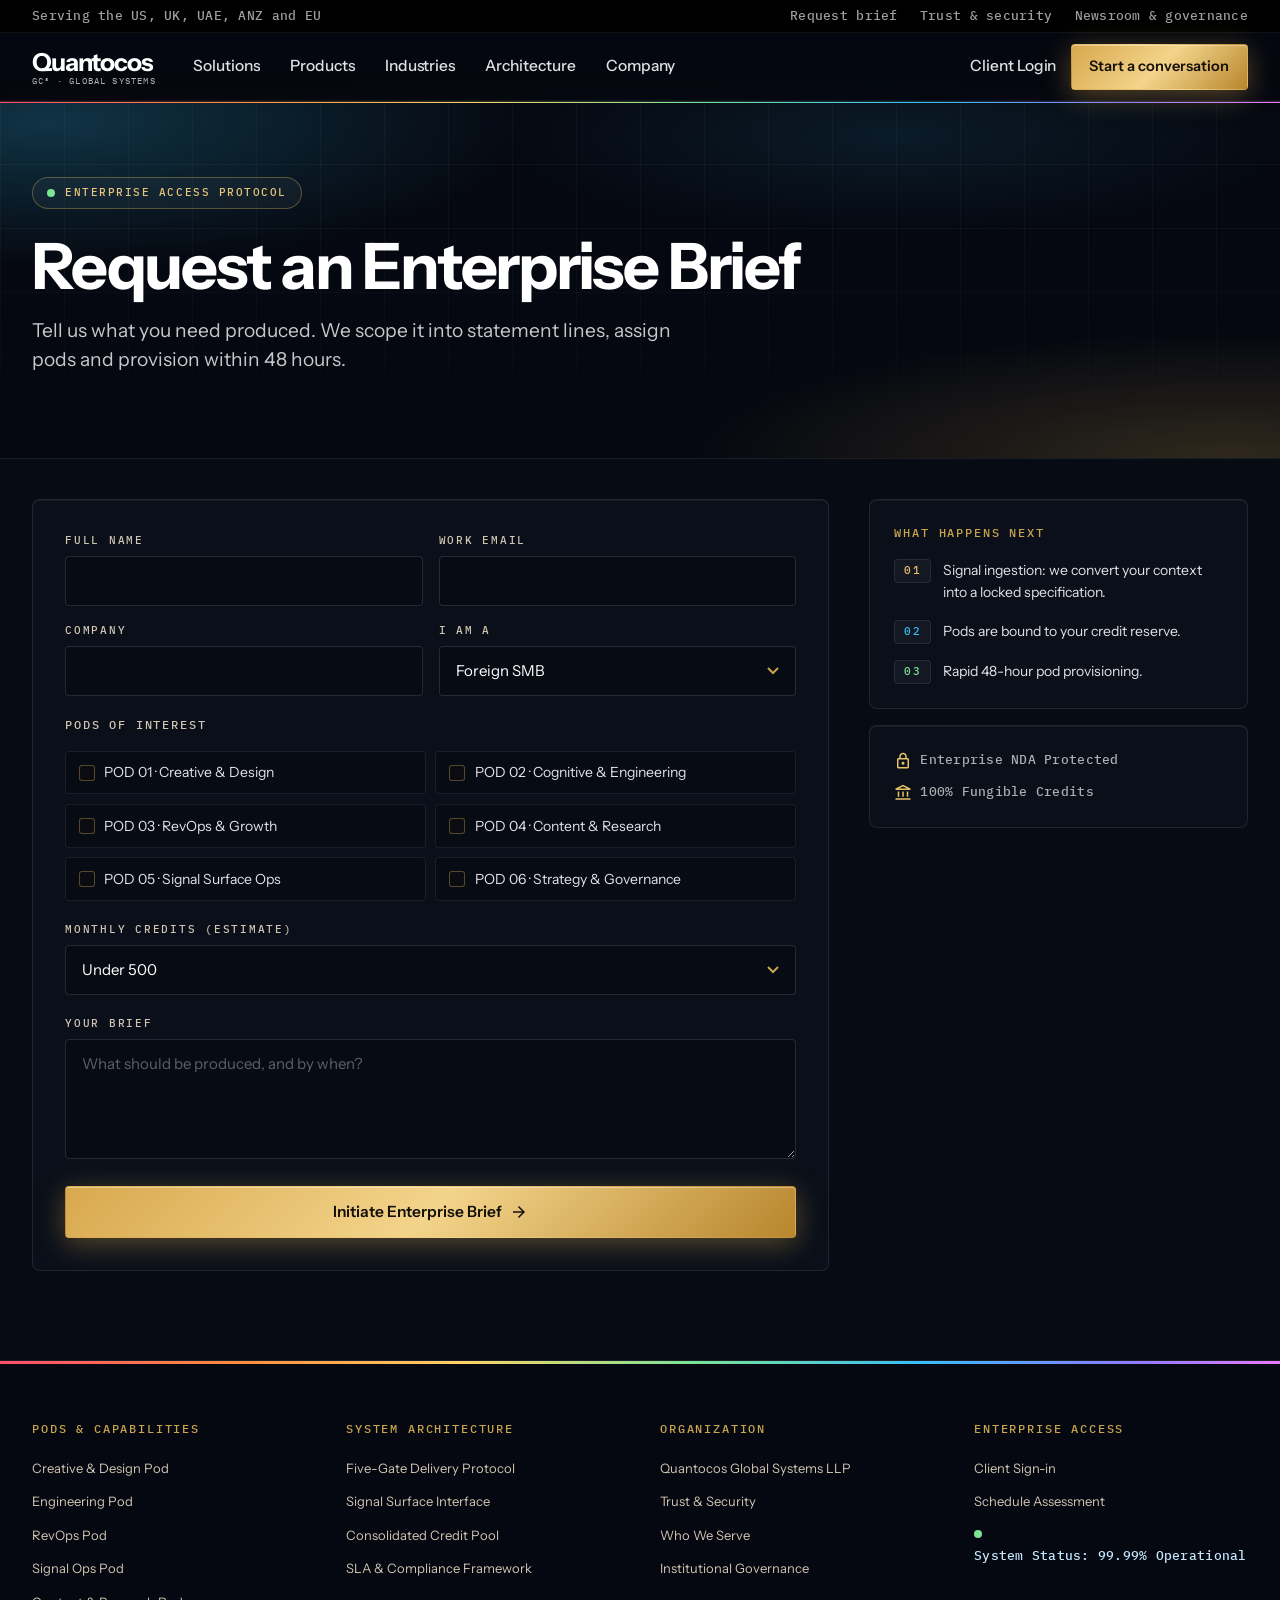
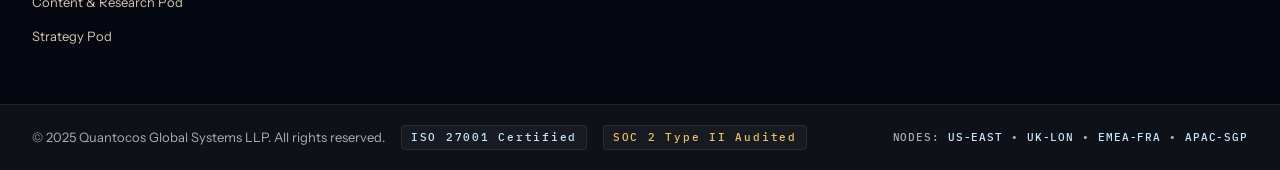
<file: request-brief.html>
<!DOCTYPE html>
<html lang="en"><head><meta charset="utf-8"><meta name="viewport" content="width=device-width, initial-scale=1">
<title>Request Enterprise Brief — GC³ | Quantocos Global Systems</title><meta name="description" content="Request an Enterprise Brief from GC³."><meta name="theme-color" content="#06060A">
<link rel="preconnect" href="https://fonts.googleapis.com"><link rel="preconnect" href="https://fonts.gstatic.com" crossorigin>
<link href="https://fonts.googleapis.com/css2?family=Instrument+Sans:wght@400;500;600;700&family=IBM+Plex+Mono:wght@400;500&family=Source+Serif+4:ital,wght@0,400;0,500;1,400&display=swap" rel="stylesheet">
<link href="https://fonts.googleapis.com/css2?family=Material+Symbols+Outlined:opsz,wght,FILL,GRAD@24,400,0,0&display=swap" rel="stylesheet">
<link rel="stylesheet" href="assets/site.css"><style>
@media(min-width:1024px){#desk-nav{display:flex!important}#login-link{display:inline-flex!important}#menu-btn{display:none!important}}
@media(max-width:480px){#hdr-cta{padding:.55rem .8rem}}
</style>
<script>document.documentElement.className+=' js'</script></head>
<body><header class="site-header"><div class="util-bar"><div class="wrap row between" style="flex-wrap:nowrap"><span class="mono util-l">Serving the US, UK, UAE, ANZ and EU</span><span class="row mono util-r" style="gap:1.4rem"><a href="request-brief.html">Request brief</a><a href="architecture.html#compliance">Trust &amp; security</a><a href="company.html">Newsroom &amp; governance</a></span></div></div>
<div class="wrap"><div class="bar-row">
<div class="row" style="gap:2.2rem;flex-wrap:nowrap"><a href="index.html" class="logo" aria-label="Quantocos GC3 home"><span class="logo-name">Quantocos</span><span class="logo-sub">GC³ · Global Systems</span></a>
<nav class="row" style="gap:1.6rem;display:none" id="desk-nav" aria-label="Primary"><a class="nav-link" href="index.html">Solutions</a><a class="nav-link" href="products.html">Products</a><a class="nav-link" href="industries.html">Industries</a><a class="nav-link" href="architecture.html">Architecture</a><a class="nav-link" href="company.html">Company</a></nav></div>
<div class="row" style="gap:.75rem;flex-wrap:nowrap"><a class="nav-link" id="login-link" href="login.html" style="display:none">Client Login</a>
<a class="btn btn-primary btn-sm" id="hdr-cta" href="request-brief.html">Start a conversation</a>
<button class="menu-btn" id="menu-btn" aria-label="Menu" aria-expanded="false" aria-controls="mobile-menu"><span class="material-symbols-outlined">menu</span></button></div></div></div>
<div class="mobile-menu" id="mobile-menu"><a class="m-link" href="index.html">Solutions</a><a class="m-link" href="products.html">Products</a><a class="m-link" href="industries.html">Industries</a><a class="m-link" href="architecture.html">Architecture</a><a class="m-link" href="company.html">Company</a><a class="m-link" href="login.html">Client Login</a></div></header><main><section class="hero qpage-hero"><div class="grid-bg" style="position:absolute;inset:0"></div><div class="spectrum-line" style="position:absolute;top:0;left:0;right:0"></div><div class="wrap"><div class="hero-copy"><span class="pill reveal"><span class="dot pulse"></span>Enterprise Access Protocol</span><h1 class="t-page reveal">Request an Enterprise Brief</h1><p class="lead mt-2 reveal maxw-md">Tell us what you need produced. We scope it into statement lines, assign pods and provision within 48 hours.</p></div></div></section>
<section class="section bg-band bordered-y" style="padding-top:2.5rem"><div class="wrap"><div class="grid split" style="gap:2.5rem;align-items:start">
<form class="s8 card reveal" data-demo style="display:grid;gap:1.25rem;padding:2rem"><div class="grid g2" style="gap:1rem"><label class="field"><span>Full name</span><input class="input" required autocomplete="name"></label><label class="field"><span>Work email</span><input class="input" type="email" required autocomplete="email"></label><label class="field"><span>Company</span><input class="input" autocomplete="organization"></label>
<label class="field"><span>I am a</span><select class="input"><option>Foreign SMB</option><option>Mid-market team</option><option>Agency</option></select></label></div>
<div><span class="eyebrow mb-2" style="color:#d1c5b2">Pods of interest</span><div class="grid g2" style="gap:.6rem"><label class="check"><input type="checkbox" name="pod" value="01"><span>POD 01 · Creative &amp; Design</span></label><label class="check"><input type="checkbox" name="pod" value="02"><span>POD 02 · Cognitive &amp; Engineering</span></label><label class="check"><input type="checkbox" name="pod" value="03"><span>POD 03 · RevOps &amp; Growth</span></label><label class="check"><input type="checkbox" name="pod" value="04"><span>POD 04 · Content &amp; Research</span></label><label class="check"><input type="checkbox" name="pod" value="05"><span>POD 05 · Signal Surface Ops</span></label><label class="check"><input type="checkbox" name="pod" value="06"><span>POD 06 · Strategy &amp; Governance</span></label></div></div>
<label class="field"><span>Monthly credits (estimate)</span><select class="input"><option>Under 500</option><option>500 – 1,000</option><option>1,000 – 2,000</option><option>2,000+</option></select></label>
<label class="field"><span>Your brief</span><textarea class="input" placeholder="What should be produced, and by when?"></textarea></label>
<button class="btn btn-primary" type="submit">Initiate Enterprise Brief <span class="material-symbols-outlined" style="font-size:18px">arrow_forward</span></button>
<p class="notice" role="status">Thanks — your brief is captured in this preview, but no server is connected yet, so nothing was sent. Wire the form to your email or CRM endpoint to receive it.</p></form>
<aside class="s4 col reveal" style="gap:1rem"><div class="card"><span class="eyebrow">What happens next</span><div class="mt-2" style="display:grid;gap:1rem">
<div class="row" style="flex-wrap:nowrap;align-items:flex-start"><span class="chip tag-gold">01</span><span style="font-size:14px">Signal ingestion: we convert your context into a locked specification.</span></div>
<div class="row" style="flex-wrap:nowrap;align-items:flex-start"><span class="chip tag-c">02</span><span style="font-size:14px">Pods are bound to your credit reserve.</span></div>
<div class="row" style="flex-wrap:nowrap;align-items:flex-start"><span class="chip tag-g">03</span><span style="font-size:14px">Rapid 48-hour pod provisioning.</span></div></div></div>
<div class="card"><div class="row mono muted" style="flex-direction:column;align-items:flex-start;gap:.7rem;font-size:13px"><span class="row" style="gap:.5rem"><span class="material-symbols-outlined tag-gold" style="font-size:18px">lock</span>Enterprise NDA Protected</span><span class="row" style="gap:.5rem"><span class="material-symbols-outlined tag-gold" style="font-size:18px">account_balance</span>100% Fungible Credits</span></div></div></aside>
</div></div></section></main><footer class="site-footer bg-void"><div class="spectrum-line"></div><div class="wrap section" style="padding-block:3.5rem"><div class="grid g4" style="gap:2.5rem">
<div><span class="eyebrow mb-2">Pods &amp; Capabilities</span><ul style="list-style:none;padding:0;margin:0;display:grid;gap:.5rem"><li><a href="products.html#pods">Creative &amp; Design Pod</a></li><li><a href="products.html#pods">Engineering Pod</a></li><li><a href="products.html#pods">RevOps Pod</a></li><li><a href="products.html#pods">Signal Ops Pod</a></li><li><a href="products.html#pods">Content &amp; Research Pod</a></li><li><a href="products.html#pods">Strategy Pod</a></li></ul></div>
<div><span class="eyebrow mb-2">System Architecture</span><ul style="list-style:none;padding:0;margin:0;display:grid;gap:.5rem"><li><a href="architecture.html#gates">Five-Gate Delivery Protocol</a></li><li><a href="products.html#signal-surface">Signal Surface Interface</a></li><li><a href="products.html#credit-pool">Consolidated Credit Pool</a></li><li><a href="architecture.html#compliance">SLA &amp; Compliance Framework</a></li></ul></div>
<div><span class="eyebrow mb-2">Organization</span><ul style="list-style:none;padding:0;margin:0;display:grid;gap:.5rem"><li><a href="company.html">Quantocos Global Systems LLP</a></li><li><a href="company.html#trust">Trust &amp; Security</a></li><li><a href="industries.html">Who We Serve</a></li><li><a href="company.html#governance">Institutional Governance</a></li></ul></div>
<div><span class="eyebrow mb-2">Enterprise Access</span><ul style="list-style:none;padding:0;margin:0;display:grid;gap:.5rem"><li><a href="login.html">Client Sign-in</a></li><li><a href="request-brief.html">Schedule Assessment</a></li><li class="row mono" style="gap:.5rem;padding-top:.5rem;color:#c4e7ff;font-size:13px"><span class="dot pulse"></span>System Status: 99.99% Operational</li></ul></div>
</div></div>
<div style="border-top:1px solid rgba(53,52,58,.5);background:rgba(27,27,32,.5)"><div class="wrap row between" style="padding-block:1.25rem;gap:1rem"><div class="row muted" style="font-size:13px;gap:1rem"><span>© 2025 Quantocos Global Systems LLP. All rights reserved.</span><span class="chip tag-ice">ISO 27001 Certified</span><span class="chip tag-gold">SOC 2 Type II Audited</span></div>
<div class="row mono muted" style="font-size:11px;letter-spacing:.08em;gap:.5rem">NODES: <span class="tag-ice">US-EAST</span>•<span class="tag-ice">UK-LON</span>•<span class="tag-ice">EMEA-FRA</span>•<span class="tag-ice">APAC-SGP</span></div></div></div></footer><script src="assets/site.js"></script></body></html>
</file>
<file: assets/site.css>
/* GC³ Enterprise Editorial — shared styles */
:root{
  --void:#06060A; --band:#0B0B12; --panel:#13131C;
  --gold:#C9A44C; --gold-hi:#E8D07C; --gold-deep:#A9852F;
  --spectrum:linear-gradient(90deg,#FF4D6D 0%,#FF8A3D 18%,#FFD166 36%,#7BE495 54%,#38BDF8 72%,#8B7BFF 88%,#E879F9 100%);
  --metal:linear-gradient(115deg,#F7E9B0 0%,#E2C674 30%,#C9A44C 58%,#A9852F 100%);
  --line:rgba(255,255,255,.08); --gline:rgba(201,164,76,.18);
}
html{scroll-behavior:smooth;-webkit-text-size-adjust:100%}
body{margin:0;background:var(--void);color:#e4e1e8;font-family:'Source Serif 4',Georgia,'Times New Roman',serif;font-size:16px;line-height:1.6;overflow-x:hidden}
::selection{background:rgba(201,164,76,.35)}
img,svg{max-width:100%}
.material-symbols-outlined{font-variation-settings:'FILL' 0,'wght' 400,'GRAD' 0,'opsz' 24;vertical-align:middle;line-height:1}

/* layout */
.wrap{max-width:80rem;margin-inline:auto;padding-inline:1.25rem}
@media(min-width:768px){.wrap{padding-inline:2rem}}
.section{padding-block:clamp(3.5rem,7vw,6rem)}
.bg-void{background:var(--void)} .bg-band{background:var(--band)} .bg-panel{background:var(--panel)}
.bordered-y{border-block:1px solid var(--line)}

/* type */
.t-hero,.t-xl,.t-md,.t-sm,.eyebrow,.mono,.btn{font-family:'Source Serif 4',Georgia,'Times New Roman',serif}
.t-hero{font-weight:700;font-size:clamp(2.5rem,6.2vw,4.5rem);line-height:1.04;letter-spacing:-.02em;margin:0}
.t-page{font-family:'Source Serif 4',Georgia,'Times New Roman',serif;font-weight:700;font-size:clamp(2.2rem,4.6vw,3.5rem);line-height:1.08;letter-spacing:-.02em;margin:0}
.t-xl{font-weight:600;font-size:clamp(1.75rem,3.4vw,2.75rem);line-height:1.15;letter-spacing:-.02em;margin:0}
.t-md{font-weight:600;font-size:1.5rem;line-height:1.35;letter-spacing:-.01em;margin:0}
.t-sm{font-weight:600;font-size:1.125rem;line-height:1.4;margin:0}
.t-serif{font-family:'Source Serif 4',Georgia,'Times New Roman',serif;font-style:italic;font-weight:400;font-size:clamp(1.25rem,2.2vw,1.75rem);line-height:1.35}
.lead{font-size:1.125rem;line-height:1.7;color:#d1c5b2}
.muted{color:#d1c5b2}
.eyebrow{display:block;font-size:11px;font-weight:700;letter-spacing:.12em;text-transform:uppercase;color:#e9c266}
.mono{font-weight:500;font-size:13px;letter-spacing:.02em;font-variant-numeric:tabular-nums}
.gold-text{background:var(--metal);-webkit-background-clip:text;background-clip:text;color:transparent}
.spectrum-line{height:2px;background:var(--spectrum);opacity:.85}
.stack>*+*{margin-top:var(--gap,1rem)}

/* buttons */
.btn{display:inline-flex;align-items:center;justify-content:center;gap:.5rem;padding:.9rem 1.6rem;border-radius:4px;font-size:13px;font-weight:700;letter-spacing:.08em;text-transform:uppercase;text-decoration:none;cursor:pointer;border:1px solid transparent;transition:all .2s;white-space:nowrap}
.btn-primary{background:var(--metal);color:var(--void);box-shadow:0 4px 18px rgba(201,164,76,.3)}
.btn-primary:hover{filter:brightness(1.1);transform:translateY(-1px)}
.btn-secondary{background:transparent;color:var(--gold-hi);border-color:rgba(201,164,76,.35)}
.btn-secondary:hover{background:rgba(201,164,76,.08);border-color:var(--gold-hi)}
.btn-sm{padding:.6rem 1.1rem;font-size:11px}
.link-arrow{display:inline-flex;align-items:center;gap:.35rem;color:var(--gold-hi);font-family:'Source Serif 4',Georgia,'Times New Roman',serif;font-weight:600;font-size:13px;letter-spacing:.04em;text-decoration:none}
.link-arrow:hover{text-decoration:underline}

/* cards */
.card{position:relative;background:var(--panel);border:1px solid var(--gline);border-radius:.5rem;padding:1.5rem;box-shadow:inset 0 1px 0 rgba(255,255,255,.05);transition:border-color .2s,transform .2s;overflow:hidden}
.card:hover{border-color:rgba(201,164,76,.45)}
.card.lift:hover{transform:translateY(-3px)}
.card .topline{position:absolute;inset:0 0 auto 0;height:2px}
.chip{display:inline-flex;align-items:center;gap:.4rem;padding:.15rem .55rem;border-radius:4px;background:rgba(255,255,255,.04);border:1px solid var(--line);font-family:'Source Serif 4',Georgia,'Times New Roman',serif;font-size:11px;font-weight:600;letter-spacing:.04em}
.pill{display:inline-flex;align-items:center;gap:.6rem;padding:.4rem .9rem;border-radius:9999px;background:rgba(42,41,47,.7);border:1px solid rgba(233,194,102,.25);font-family:'Source Serif 4',Georgia,'Times New Roman',serif;font-size:11px;font-weight:600;letter-spacing:.1em;text-transform:uppercase;color:#e9c266}
.dot{width:8px;height:8px;border-radius:9999px;background:#7BE495;display:inline-block;flex:none}
.dot.pulse{animation:pulse 2s infinite}
@keyframes pulse{0%,100%{box-shadow:0 0 0 0 rgba(123,228,149,.5)}50%{box-shadow:0 0 0 6px rgba(123,228,149,0)}}

/* hero & panels */
.hero{position:relative;overflow:hidden;background:var(--void)}
.hero::before{content:"";position:absolute;inset:0;background:
  radial-gradient(60% 50% at 50% 0%,rgba(233,194,102,.14),transparent 70%),
  radial-gradient(40% 40% at 90% 30%,rgba(40,180,239,.10),transparent 70%),
  radial-gradient(35% 35% at 8% 55%,rgba(139,123,255,.10),transparent 70%);pointer-events:none}
.hero>.wrap{position:relative}
.grid-bg{background-image:linear-gradient(var(--line) 1px,transparent 1px),linear-gradient(90deg,var(--line) 1px,transparent 1px);background-size:48px 48px;-webkit-mask-image:radial-gradient(70% 60% at 50% 30%,#000,transparent);mask-image:radial-gradient(70% 60% at 50% 30%,#000,transparent)}
.cockpit{border:1px solid var(--gline);border-radius:.75rem;background:rgba(19,19,28,.88);box-shadow:0 20px 40px -15px rgba(0,0,0,.7),0 0 30px -8px rgba(201,164,76,.15);overflow:hidden}
.cockpit-stage{position:relative;background:#08080d;overflow:hidden}
.cockpit-stage svg{display:block;width:100%;height:100%}
.tile{background:rgba(14,14,19,.9);border:1px solid var(--gline);border-radius:.5rem;padding:1rem 1.1rem;text-align:left}
.tile .num{font-family:'Source Serif 4',Georgia,'Times New Roman',serif;font-weight:700;font-size:2rem;line-height:1.1;font-variant-numeric:tabular-nums}
.tile .cap{font-family:'Source Serif 4',Georgia,'Times New Roman',serif;font-size:11px;font-weight:700;letter-spacing:.12em;text-transform:uppercase;color:#d1c5b2}
.bar{height:8px;border-radius:9999px;background:#0e0e13;overflow:hidden}
.bar>i{display:block;height:100%;background:linear-gradient(90deg,#e9c266,#7BE495)}

/* tables */
.tbl{width:100%;border-collapse:collapse;font-family:'Source Serif 4',Georgia,'Times New Roman',serif;font-size:13px;font-variant-numeric:tabular-nums}
.tbl th{padding:.75rem 1rem;text-align:left;font-size:11px;letter-spacing:.1em;text-transform:uppercase;color:#d1c5b2;border-bottom:1px solid var(--line);white-space:nowrap}
.tbl td{padding:.8rem 1rem;border-bottom:1px solid rgba(255,255,255,.06)}
.tbl tbody tr:nth-child(odd){background:var(--void)} .tbl tbody tr:nth-child(even){background:var(--band)}
.tbl tbody tr:hover{box-shadow:inset 2px 0 0 var(--gold)}
.scroll-x{overflow-x:auto;-webkit-overflow-scrolling:touch}

/* forms */
.field{display:block}
.field>span{display:block;margin-bottom:.4rem;font-family:'Source Serif 4',Georgia,'Times New Roman',serif;font-size:11px;font-weight:700;letter-spacing:.12em;text-transform:uppercase;color:#d1c5b2}
.input{width:100%;box-sizing:border-box;background:var(--band);border:1px solid rgba(255,255,255,.12);border-radius:4px;padding:12px 16px;color:#fff;font:inherit;font-size:15px}
.input::placeholder{color:rgba(255,255,255,.35)}
.input:focus{outline:none;border-color:var(--gold);box-shadow:0 0 0 1px var(--gold)}
select.input{appearance:none;background-image:url("data:image/svg+xml,%3Csvg xmlns='http://www.w3.org/2000/svg' width='12' height='8' fill='none' stroke='%23C9A44C' stroke-width='2'%3E%3Cpath d='m1 1 5 5 5-5'/%3E%3C/svg%3E");background-repeat:no-repeat;background-position:right 16px center;padding-right:40px}
textarea.input{min-height:120px;resize:vertical}
.check{display:flex;align-items:center;gap:.6rem;padding:.6rem .8rem;border:1px solid var(--line);border-radius:4px;background:var(--band);cursor:pointer;font-size:14px;transition:border-color .2s}
.check:hover{border-color:rgba(201,164,76,.4)}
.check input{appearance:none;width:16px;height:16px;flex:none;margin:0;border:1px solid rgba(201,164,76,.4);border-radius:3px;background:var(--band);display:grid;place-content:center}
.check input::after{content:"";width:8px;height:8px;background:var(--void);clip-path:polygon(14% 44%,0 65%,50% 100%,100% 16%,80% 0,43% 62%);transform:scale(0);transition:transform .12s}
.check input:checked{background:var(--gold);border-color:var(--gold)}
.check input:checked::after{transform:scale(1)}
.check:has(input:checked){border-color:rgba(201,164,76,.6)}
.notice{display:none;padding:.9rem 1rem;border-radius:4px;border:1px solid rgba(123,228,149,.4);background:rgba(123,228,149,.08);color:#b9f0c6;font-size:14px}
.notice.show{display:block}

/* header / footer */
.site-header{position:fixed;inset:0 0 auto 0;z-index:50;background:rgba(6,6,10,.82);backdrop-filter:blur(16px);-webkit-backdrop-filter:blur(16px);border-bottom:1px solid rgba(201,164,76,.2)}
.site-header .bar-row{height:4rem;display:flex;align-items:center;justify-content:space-between;gap:1rem}
.nav-link{font-size:14px;color:#d1c5b2;text-decoration:none;padding:.4rem .15rem;border-bottom:2px solid transparent;transition:color .2s}
.nav-link:hover{color:#fff}
.nav-link[aria-current="page"]{color:#e9c266;border-bottom-color:#e9c266}
.menu-btn{display:inline-grid;place-items:center;width:40px;height:40px;border:1px solid var(--line);border-radius:4px;background:transparent;color:#fff;cursor:pointer}
.mobile-menu{display:none;border-top:1px solid var(--line);background:rgba(6,6,10,.97);padding:1rem 1.25rem 1.5rem}
.mobile-menu.open{display:block}
.mobile-menu a.m-link{display:block;padding:.85rem 0;border-bottom:1px solid var(--line);color:#e4e1e8;text-decoration:none;font-family:'Source Serif 4',Georgia,'Times New Roman',serif;font-weight:500}
.mobile-menu a.m-link[aria-current="page"]{color:#e9c266}
.site-footer a{color:#d1c5b2;text-decoration:none;font-size:13px}
.site-footer a:hover{color:#fff}
main{padding-top:4rem}

/* motion */
.js .reveal{opacity:0;transform:translateY(14px);transition:opacity .6s ease,transform .6s ease}
.js .reveal.in{opacity:1;transform:none}
@media(prefers-reduced-motion:reduce){.js .reveal{opacity:1;transform:none;transition:none}.dot.pulse{animation:none}html{scroll-behavior:auto}}

/* misc */
.timeline{position:relative}
.timeline::before{content:"";position:absolute;left:19px;top:8px;bottom:8px;width:1px;background:linear-gradient(#e9c266,rgba(201,164,76,.1))}
.gate-num{width:40px;height:40px;border-radius:9999px;display:grid;place-items:center;font-family:'Source Serif 4',Georgia,'Times New Roman',serif;font-weight:700;font-size:13px;background:var(--void);flex:none;position:relative;z-index:1}
.hr{height:1px;background:var(--line);border:0;margin:0}
a:focus-visible,button:focus-visible,.input:focus-visible{outline:2px solid #38BDF8;outline-offset:2px}

/* utilities */
.grid{display:grid;gap:1.5rem}
.gap-sm{gap:.75rem}.gap-md{gap:1rem}
@media(min-width:640px){.g2,.g3,.g4{grid-template-columns:repeat(2,minmax(0,1fr))}}
@media(min-width:1024px){.g3{grid-template-columns:repeat(3,minmax(0,1fr))}.g4{grid-template-columns:repeat(4,minmax(0,1fr))}.g5{grid-template-columns:repeat(5,minmax(0,1fr))}.split{grid-template-columns:repeat(12,minmax(0,1fr))}.s5{grid-column:span 5}.s6{grid-column:span 6}.s7{grid-column:span 7}.s8{grid-column:span 8}.s4{grid-column:span 4}}
@media(min-width:768px) and (max-width:1023px){.g5{grid-template-columns:repeat(3,minmax(0,1fr))}}
@media(min-width:640px) and (max-width:767px){.g5{grid-template-columns:repeat(2,minmax(0,1fr))}}
.g-tiles{grid-template-columns:1fr}
@media(min-width:700px){.g-tiles{grid-template-columns:repeat(3,minmax(0,1fr))}}
.row{display:flex;align-items:center;gap:.75rem;flex-wrap:wrap}
.between{justify-content:space-between}
.center{text-align:center;margin-inline:auto}
.items-end{align-items:flex-end}
.col{display:flex;flex-direction:column}
.mt-1{margin-top:.5rem}.mt-2{margin-top:1rem}.mt-3{margin-top:1.5rem}.mt-4{margin-top:2.5rem}.mt-5{margin-top:4rem}
.mb-2{margin-bottom:1rem}.mb-3{margin-bottom:1.5rem}.mb-4{margin-bottom:2.5rem}
.maxw-sm{max-width:28rem}.maxw-md{max-width:40rem}.maxw-lg{max-width:48rem}
.sec-head{display:flex;flex-direction:column;gap:1.25rem;margin-bottom:clamp(2rem,4vw,3.5rem)}
@media(min-width:768px){.sec-head.split-head{flex-direction:row;align-items:flex-end;justify-content:space-between}}
.pod-foot{display:flex;justify-content:space-between;gap:1rem;margin-top:auto;padding-top:.75rem;border-top:1px solid rgba(255,255,255,.08);font-family:'Source Serif 4',Georgia,'Times New Roman',serif;font-size:13px;color:#c4e7ff}
.pod-foot b{color:#e9c266}
.pod-art{height:9rem;border-radius:.5rem;background:#2a292f;margin-bottom:1rem;overflow:hidden;display:flex;flex-direction:column;justify-content:center;padding:1rem;gap:.5rem}
.pod-art svg{width:100%;height:100%;display:block}
.tag-c{color:#38BDF8}.tag-g{color:#7BE495}.tag-y{color:#FFD166}.tag-m{color:#E879F9}.tag-v{color:#8B7BFF}.tag-gold{color:#e9c266}.tag-ice{color:#c4e7ff}
.ico{font-size:20px}
.qpage-hero{padding-block:clamp(3rem,6vw,5rem) clamp(2.5rem,5vw,4rem)}
.kv{display:flex;justify-content:space-between;gap:1rem;padding:.7rem 0;border-bottom:1px solid var(--line);font-size:14px}
.kv:last-child{border-bottom:0}
.kv span:first-child{color:#d1c5b2}
.kv span:last-child{font-family:'Source Serif 4',Georgia,'Times New Roman',serif;font-weight:600;text-align:right}
.t-hero,.t-page,.t-xl,.t-md{text-wrap:balance}p{text-wrap:pretty}

/* two-column left-aligned heroes */
.hero-grid{display:grid;gap:2.5rem;align-items:center}
@media(min-width:1024px){.hero-grid{grid-template-columns:minmax(0,1.02fr) minmax(0,.98fr);gap:3.5rem}}
.hero-grid .t-hero{font-size:clamp(2.4rem,4.6vw,4rem)}
.hero-copy{display:flex;flex-direction:column;align-items:flex-start;gap:0}
.hero-copy .t-hero,.hero-copy .t-page{margin-top:1.5rem}
.hero-art{position:relative}
.hero-art::before{content:"";position:absolute;inset:-12% -8%;background:radial-gradient(closest-side,rgba(233,194,102,.14),transparent 70%);pointer-events:none}
.hero-art .cockpit{position:relative}
.stage-foot{display:flex;justify-content:space-between;gap:1rem;flex-wrap:wrap;padding:.7rem 1.1rem;border-top:1px solid var(--line);font-family:'Source Serif 4',Georgia,'Times New Roman',serif;font-size:12px;color:#c4e7ff}
.ping{animation:ping 2.4s ease-out infinite;transform-box:fill-box;transform-origin:center}
@keyframes ping{0%{transform:scale(.6);opacity:.9}100%{transform:scale(2.4);opacity:0}}
.cta-split{display:grid;gap:2rem;align-items:center}
@media(min-width:900px){.cta-split{grid-template-columns:1.2fr .8fr;gap:4rem}}
.trust{display:grid;gap:.8rem;font-family:'Source Serif 4',Georgia,'Times New Roman',serif;font-size:13px;color:#d1c5b2}
.trust span{display:flex;align-items:center;gap:.6rem}
@media(prefers-reduced-motion:reduce){.ping{animation:none;opacity:0}}

/* ---- original GC³ look: serif type + richer gold/spectrum gradients ---- */
.t-hero,.t-page,.t-xl{font-weight:700}
.t-md,.t-sm{font-weight:600}
.eyebrow,.btn,.chip,.pill,.tile .cap,.tbl th,.field>span{font-weight:700}
.t-xl{letter-spacing:-.015em}
.hero::before{background:
  radial-gradient(60% 55% at 50% 0%,rgba(233,194,102,.22),transparent 70%),
  radial-gradient(40% 45% at 92% 28%,rgba(40,180,239,.18),transparent 70%),
  radial-gradient(38% 40% at 6% 60%,rgba(139,123,255,.18),transparent 70%),
  radial-gradient(30% 30% at 70% 95%,rgba(232,121,249,.10),transparent 70%)}
.spectrum-line{height:3px;opacity:1}
.cockpit{border:1px solid transparent;background:linear-gradient(rgba(19,19,28,.94),rgba(19,19,28,.94)) padding-box,linear-gradient(135deg,rgba(247,233,176,.7),rgba(201,164,76,.25) 35%,rgba(56,189,248,.35) 70%,rgba(232,121,249,.5)) border-box}
.card::after{content:"";position:absolute;inset:0 0 auto 0;height:2px;background:var(--spectrum);opacity:.0;transition:opacity .25s}
.card:hover::after{opacity:.9}
.tile{border-image:none;position:relative}
.tile::before{content:"";position:absolute;inset:0 0 auto 0;height:2px;border-radius:.5rem .5rem 0 0;background:linear-gradient(90deg,#F7E9B0,#C9A44C 55%,#A9852F)}
.tile{overflow:hidden}
.t-xl,.t-page{color:#f3efe6}
.t-hero{background:linear-gradient(180deg,#fff,#d9d4e6);-webkit-background-clip:text;background-clip:text;color:transparent}
.t-hero .gold-text,.gold-text{background:var(--metal);-webkit-background-clip:text;background-clip:text;color:transparent}
.gold-text{background-image:linear-gradient(115deg,#F7E9B0 0%,#E2C674 30%,#C9A44C 58%,#A9852F 100%)}
.btn-primary{box-shadow:0 4px 24px rgba(201,164,76,.4)}
.pill{border-color:rgba(233,194,102,.4);background:linear-gradient(90deg,rgba(233,194,102,.12),rgba(56,189,248,.08))}
.bar>i{background:linear-gradient(90deg,#FF8A3D,#FFD166,#7BE495,#38BDF8)}
.tbl th,.eyebrow,.tile .cap{letter-spacing:.14em}
.site-header{border-image:linear-gradient(90deg,rgba(255,77,109,.5),rgba(255,209,102,.6),rgba(123,228,149,.5),rgba(56,189,248,.6),rgba(139,123,255,.5),rgba(232,121,249,.5)) 1}
.nav-link,.mobile-menu a.m-link{font-size:15px}

/* ===== Quantocos GC³ reference style: Instrument Sans + IBM Plex Mono + Source Serif accent ===== */
:root{--sans:'Instrument Sans','Segoe UI',system-ui,-apple-system,sans-serif;--mono:'IBM Plex Mono',ui-monospace,Consolas,monospace;--serif:'Source Serif 4',Georgia,serif;
 --gold-g:linear-gradient(135deg,#d8a84e 0%,#f3d48b 50%,#b8862d 100%);--void:#050810}
body{font-family:var(--sans);background:var(--void);font-size:16px}
.t-hero,.t-page,.t-xl,.t-md,.t-sm,.btn,.tile .num,.nav-link,.mobile-menu a.m-link,.link-arrow,.check,.pod-art .t-sm,.logo-name{font-family:var(--sans)}
.eyebrow,.mono,.chip,.pill,.tile .cap,.tbl,.tbl th,.field>span,.pod-foot,.stage-foot,.kv span:last-child,.trust,.util-bar,.gate-num{font-family:var(--mono)}
.eyebrow,.chip,.pill,.tile .cap,.tbl th,.field>span{font-weight:500;letter-spacing:.16em}
.eyebrow{color:#C9A44C;font-size:11.5px}
.t-hero,.t-page,.t-xl{background:none;-webkit-background-clip:border-box;background-clip:border-box;color:#fff;font-weight:700;letter-spacing:-.035em}
.t-hero{font-size:clamp(2.7rem,1.4rem + 4.6vw,4.7rem);line-height:1.02}
.t-page{font-size:clamp(2.4rem,1.4rem + 3.6vw,4rem);line-height:1.04}
.t-xl{font-size:clamp(1.9rem,1.3rem + 2vw,2.9rem);line-height:1.1}
.t-md{font-weight:600;letter-spacing:-.02em}
.t-md.gold-text{font-family:var(--serif);font-weight:400;letter-spacing:-.01em}
.t-serif{font-family:var(--serif);font-style:normal}
.pod-foot,.tbl{font-size:12.5px}
.lead{color:rgba(255,255,255,.78);font-size:1.2rem;line-height:1.55}
.muted{color:rgba(255,255,255,.66)}
.tile .num{font-weight:700;letter-spacing:-.03em;font-variant-numeric:tabular-nums}

/* animated rainbow serif accent (Not the headcount.) */
.rainbow{display:block;width:fit-content;max-width:100%;font-family:var(--serif);font-style:normal;font-weight:400;letter-spacing:-.02em;padding-bottom:.14em;margin-bottom:-.14em;
 background-image:linear-gradient(90deg,#ff8a3d,#ff4d6d,#d946ef,#8b7bff,#38bdf8,#ff8a3d);background-size:250% 100%;-webkit-background-clip:text;background-clip:text;-webkit-text-fill-color:transparent;color:transparent;animation:hue 9s linear infinite}
@keyframes hue{to{background-position:-250% 0}}
@media(prefers-reduced-motion:reduce){.rainbow{animation:none}}

/* gold glowing buttons */
.btn{text-transform:none;letter-spacing:0;font-size:15.5px;font-weight:600;padding:.95rem 1.5rem;border-radius:4px}
.btn-sm{font-size:14.5px;padding:.65rem 1.1rem}
.btn-primary{background:var(--gold-g);color:#15100a;box-shadow:0 6px 28px rgba(216,168,78,.38),inset 0 1px 0 rgba(255,255,255,.35)}
.btn-primary:hover{background:linear-gradient(135deg,#e8b85c,#ffe2a0 50%,#c99736);filter:none;box-shadow:0 8px 34px rgba(232,184,92,.5),inset 0 1px 0 rgba(255,255,255,.45)}
.btn-secondary{background:rgba(255,255,255,.02);color:#fff;border:1px solid rgba(255,255,255,.28)}
.btn-secondary:hover{background:rgba(255,255,255,.07);border-color:rgba(255,255,255,.5)}
.link-arrow{color:#f3d48b;font-weight:600;letter-spacing:0;font-size:15px}

/* backgrounds: teal glow top-left, gold glow bottom, fine field grid */
.hero::before{background:
  radial-gradient(55% 60% at 4% 6%,rgba(40,150,190,.30),transparent 68%),
  radial-gradient(60% 50% at 96% 100%,rgba(216,168,78,.20),transparent 70%),
  radial-gradient(45% 40% at 70% 10%,rgba(56,189,248,.10),transparent 70%)}
.grid-bg{background-image:linear-gradient(rgba(255,255,255,.035) 1px,transparent 1px),linear-gradient(90deg,rgba(255,255,255,.035) 1px,transparent 1px);background-size:64px 64px;-webkit-mask-image:linear-gradient(180deg,#000 40%,transparent);mask-image:linear-gradient(180deg,#000 40%,transparent)}
.bg-band{background:#070b14}.bg-void{background:var(--void)}.bg-panel{background:#0a0f19}
.card,.tile{background:#0a0f19;border:1px solid rgba(255,255,255,.09)}
.card:hover{border-color:rgba(220,174,81,.45)}
.cockpit{background:linear-gradient(#0a0f19,#0a0f19) padding-box,linear-gradient(135deg,rgba(243,212,139,.7),rgba(201,164,76,.2) 40%,rgba(56,189,248,.35) 75%,rgba(217,70,239,.45)) border-box}
.pill{background:rgba(255,255,255,.04);border-color:rgba(201,164,76,.4);color:#e8c57a;letter-spacing:.14em}
.tbl tbody tr:nth-child(odd){background:#050810}.tbl tbody tr:nth-child(even){background:#080d17}
.input,.check{background:#070b14}
.t-hero{margin-top:1.25rem}
.hero-art svg{filter:drop-shadow(0 20px 40px rgba(0,0,0,.5))}

/* header: utility bar + logo + nav */
.site-header{background:rgba(5,8,16,.86);border-bottom:1px solid rgba(255,255,255,.08);border-image:none}
.util-bar{background:#000;border-bottom:1px solid rgba(255,255,255,.07);font-size:11px;letter-spacing:.06em;color:rgba(255,255,255,.62);height:2rem;display:flex;align-items:center}
.util-bar a{color:rgba(255,255,255,.62);text-decoration:none}.util-bar a:hover{color:#fff}
.util-bar .util-r{display:none}
@media(min-width:768px){.util-bar .util-r{display:flex}}
.site-header .bar-row{height:4.25rem}
main{padding-top:6.25rem}
.logo{text-decoration:none;display:flex;flex-direction:column;line-height:1.05}
.logo-name{font-weight:700;font-size:1.55rem;letter-spacing:-.04em;color:#fff}
.logo-sub{font-family:var(--mono);font-size:8.5px;letter-spacing:.14em;color:rgba(255,255,255,.7);text-transform:uppercase;align-self:flex-end;margin-top:2px}
.nav-link{font-size:15.5px;font-weight:500;color:rgba(255,255,255,.88);letter-spacing:-.005em}
.nav-link[aria-current="page"]{color:#f3d48b;border-bottom-color:#d8a84e}
.site-footer .eyebrow{color:#C9A44C}
.util-bar>.wrap{width:100%;box-sizing:border-box}
.pod-art.mono{font-size:10px!important}.pod-art.mono .row{gap:.5rem}
</file>
